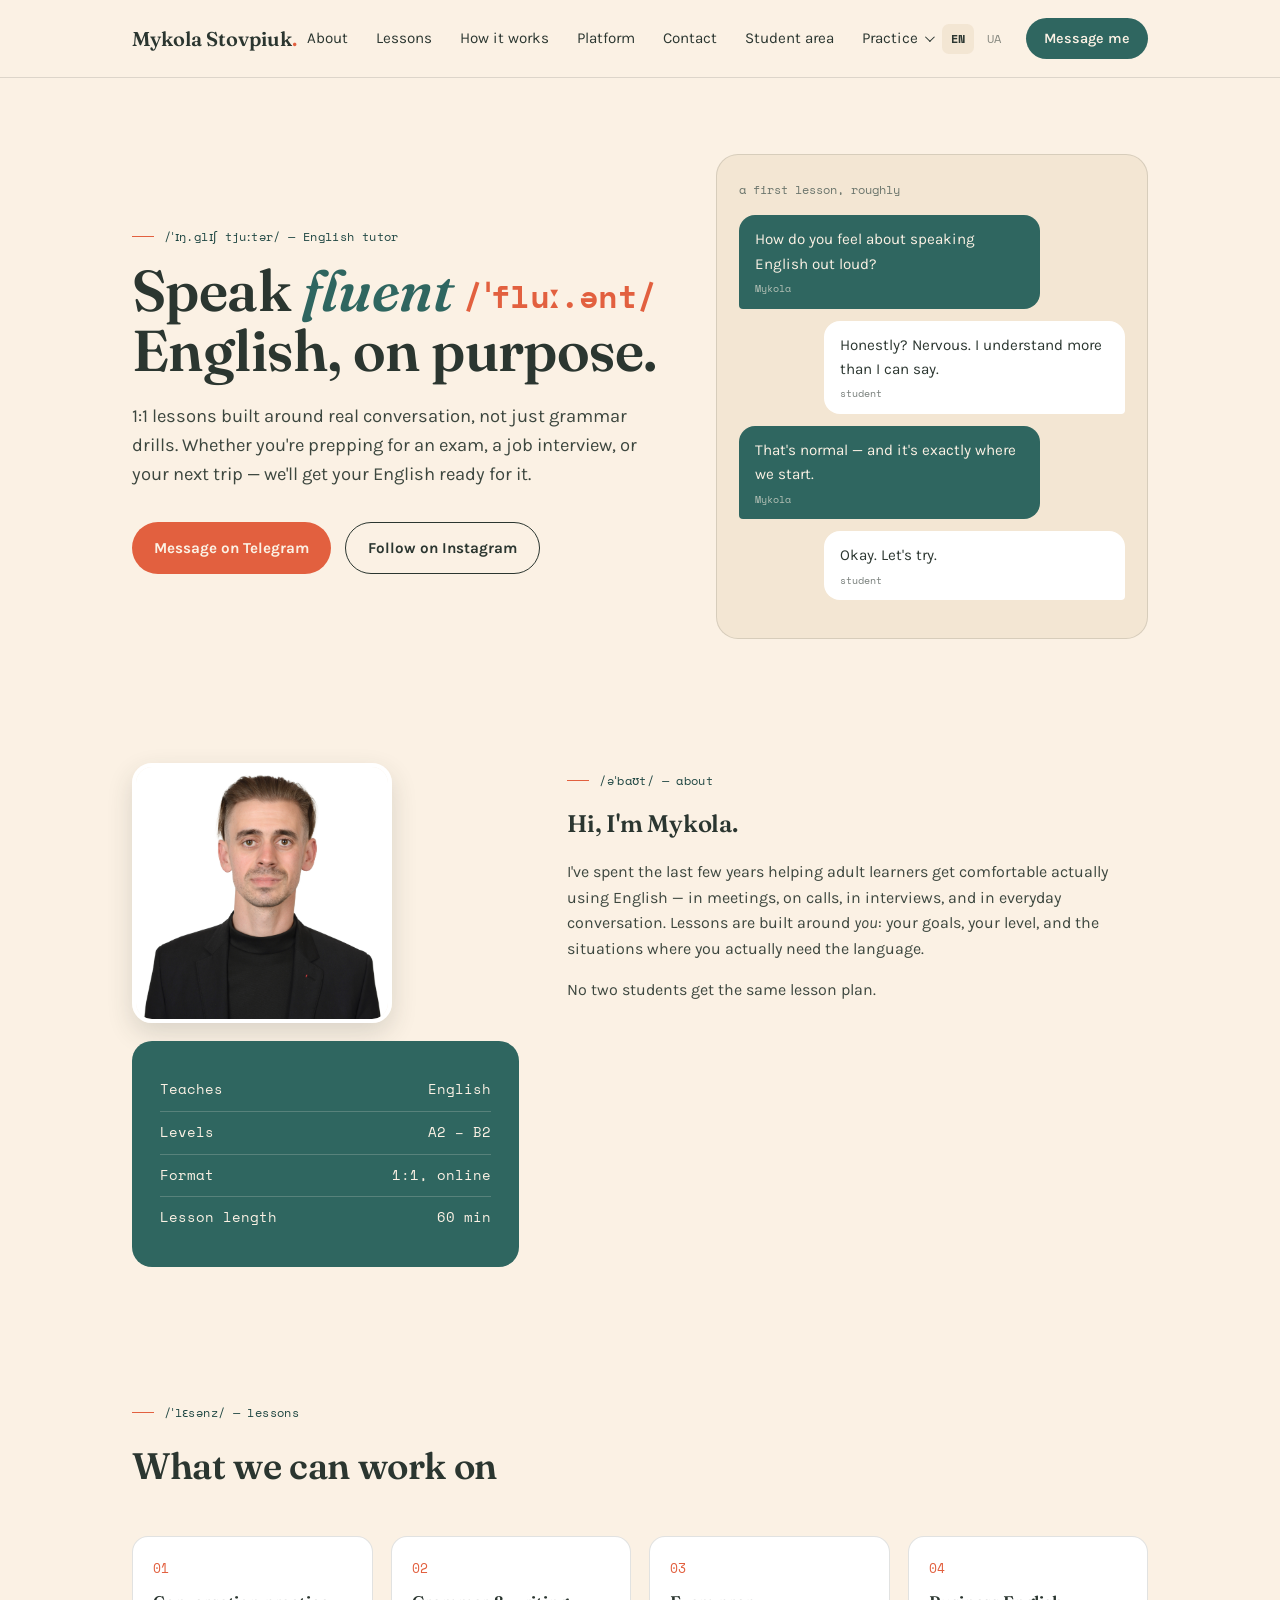
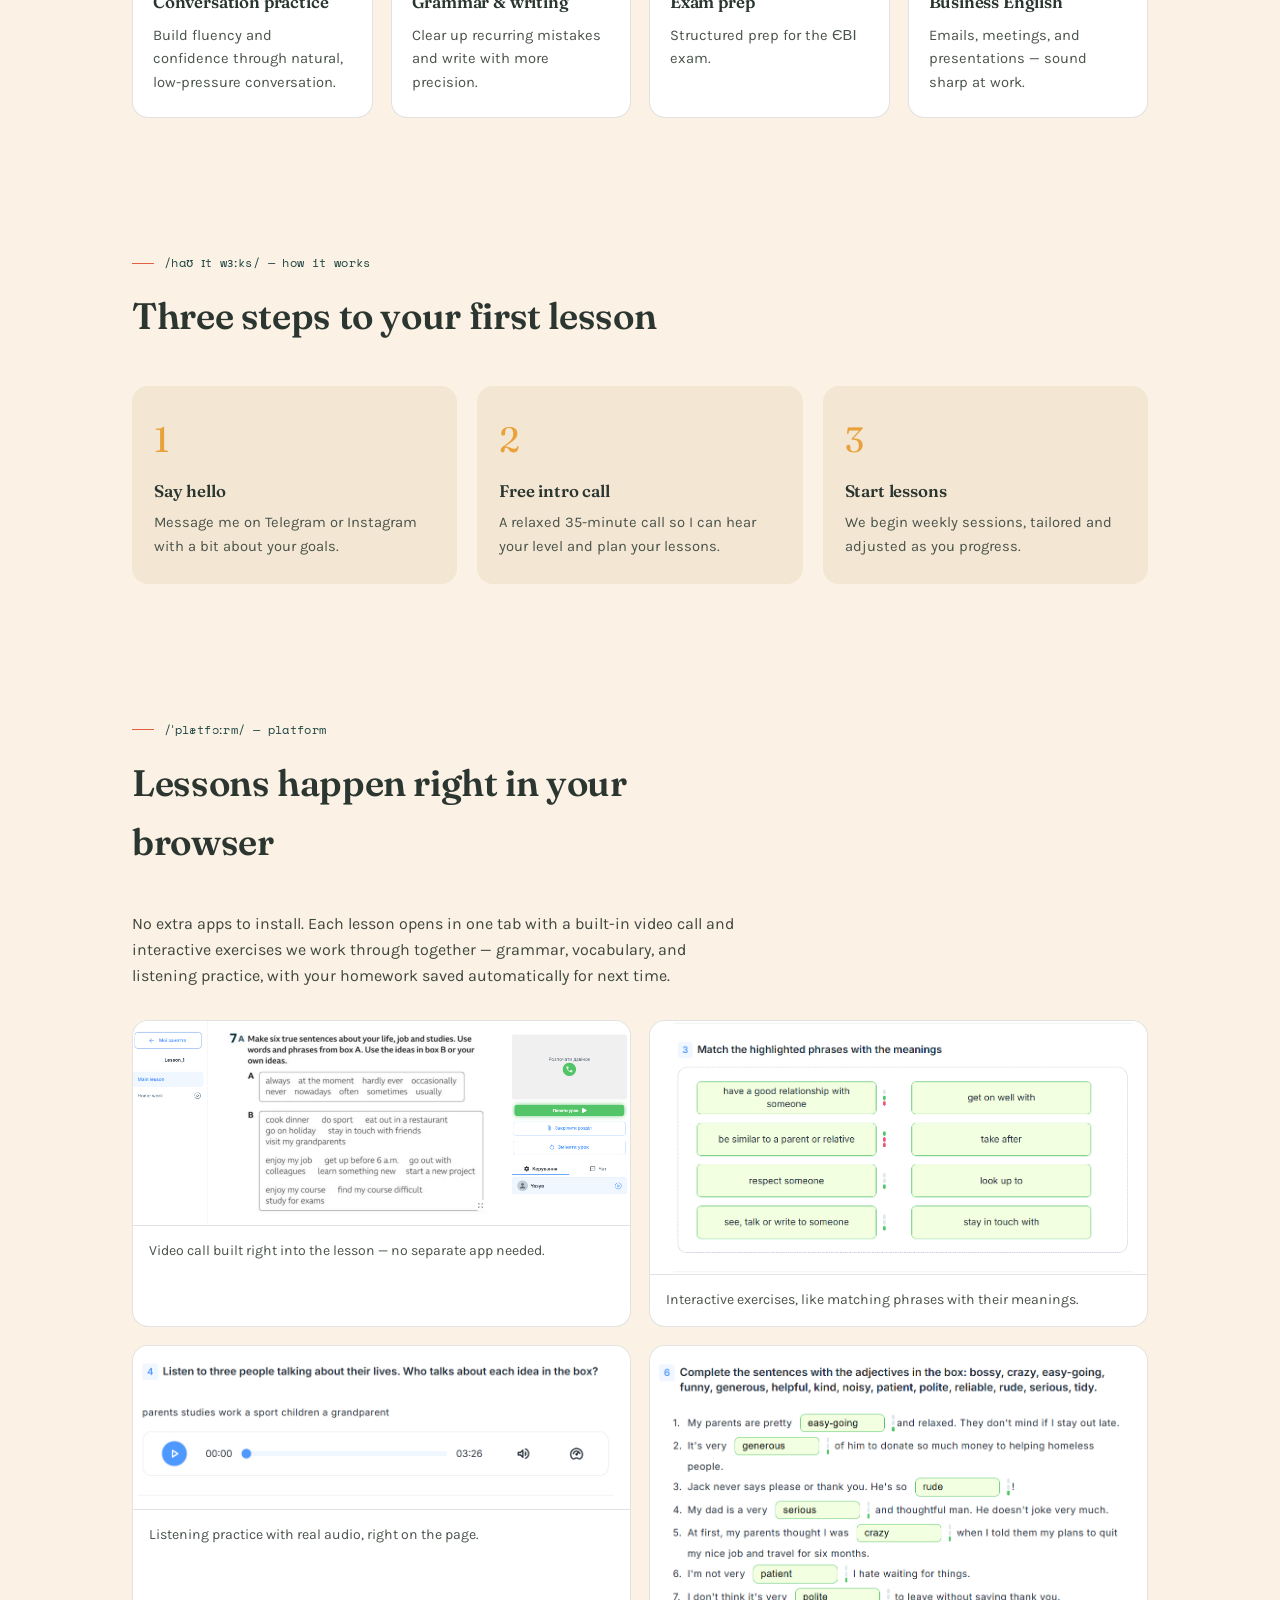
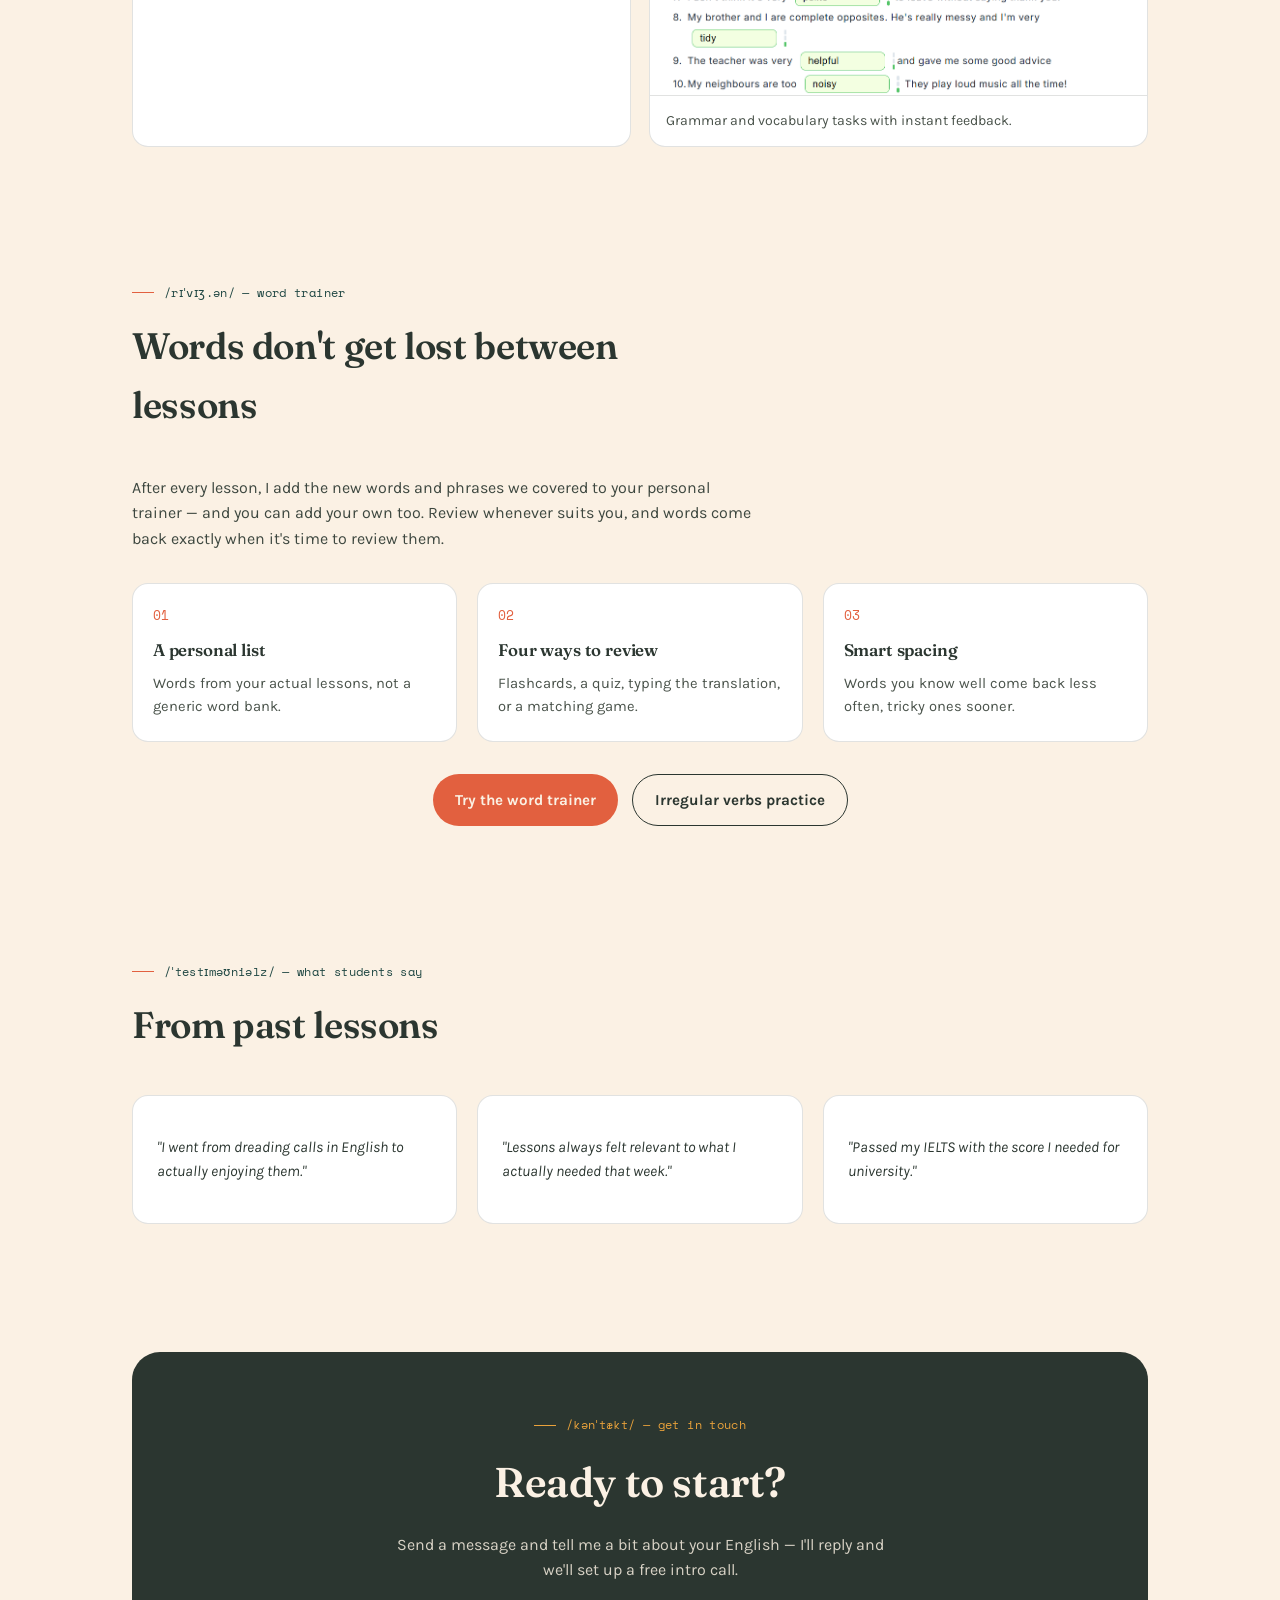
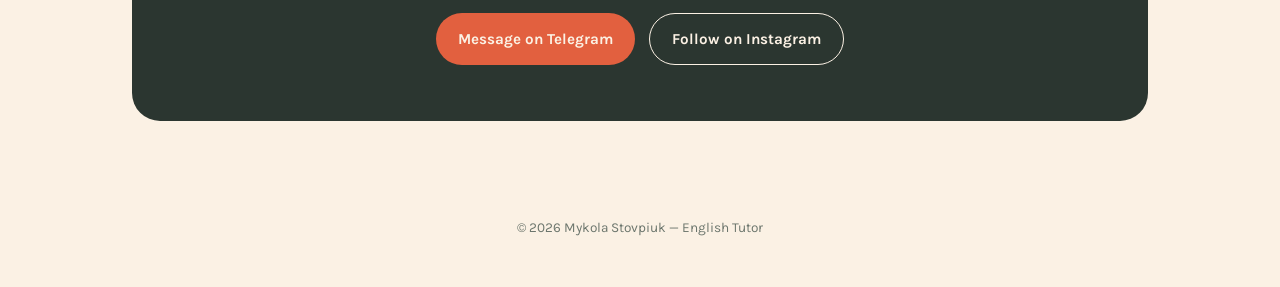
<file: index.html>
<!DOCTYPE html>
<html lang="en">
<head>
<meta charset="UTF-8">
<meta name="viewport" content="width=device-width, initial-scale=1.0">
<title>Mykola Stovpiuk — English Tutor</title>
<meta name="description" content="Learn to speak English with confidence. 1:1 conversation practice, exam prep, and business English with Mykola Stovpiuk.">
<link rel="preconnect" href="https://fonts.googleapis.com">
<link href="https://fonts.googleapis.com/css2?family=Fraunces:ital,opsz,wght@0,9..144,400;0,9..144,600;1,9..144,500&family=Karla:wght@400;500;600;700&family=Space+Mono:wght@400;700&display=swap" rel="stylesheet">
<style>
  :root{
    --paper:#FBF1E4;
    --paper-soft:#F3E6D3;
    --ink:#2B3630;
    --teal:#2F6660;
    --teal-deep:#1E4642;
    --marigold:#E9A23B;
    --coral:#E2603F;
    --line: rgba(43,54,48,0.14);
  }

  *{box-sizing:border-box;}
  html{scroll-behavior:smooth;}
  body{
    margin:0;
    background:var(--paper);
    color:var(--ink);
    font-family:'Karla', sans-serif;
    line-height:1.6;
    -webkit-font-smoothing:antialiased;
  }
  h1,h2,h3{
    font-family:'Fraunces', serif;
    margin:0;
    font-weight:600;
    letter-spacing:-0.01em;
  }
  a{color:inherit;}
  .wrap{
    max-width:1080px;
    margin:0 auto;
    padding:0 32px;
  }
  .eyebrow{
    font-family:'Space Mono', monospace;
    font-size:0.78rem;
    letter-spacing:0.03em;
    color:var(--teal-deep);
    text-transform:none;
    display:inline-flex;
    align-items:center;
    gap:10px;
    margin-bottom:14px;
  }
  .eyebrow::before{
    content:"";
    width:22px;
    height:1px;
    background:var(--coral);
    display:inline-block;
  }

  a:focus-visible, button:focus-visible{
    outline:3px solid var(--teal);
    outline-offset:3px;
  }

  @media (prefers-reduced-motion: reduce){
    *{animation:none !important; transition:none !important;}
  }

  /* ---------- NAV ---------- */
  nav{
    position:sticky; top:0; z-index:50;
    background:rgba(251,241,228,0.88);
    backdrop-filter:blur(6px);
    border-bottom:1px solid var(--line);
  }
  nav .wrap{
    display:flex; align-items:center; justify-content:space-between;
    padding-top:18px; padding-bottom:18px;
  }
  .brand{
    font-family:'Fraunces', serif;
    font-size:1.25rem;
    font-weight:600;
  }
  .brand span{color:var(--coral);}
  nav .links{display:flex; gap:28px; font-size:0.95rem;}
  nav .links a{text-decoration:none; border-bottom:1px solid transparent;}
  nav .links a:hover{border-bottom-color:var(--coral);}
  .nav-right{display:flex; align-items:center; gap:16px;}
  .menu-toggle{
    display:none;
    border:none; background:none; cursor:pointer;
    width:34px; height:34px; padding:0;
    flex-direction:column; justify-content:center; align-items:center; gap:5px;
  }
  .menu-toggle span{
    display:block; width:22px; height:2px; background:var(--ink); border-radius:2px;
  }
  .lang-switch{
    display:flex; gap:4px;
    font-family:'Space Mono', monospace;
    font-size:0.78rem;
  }
  .lang-link{
    padding:5px 9px;
    border-radius:7px;
    text-decoration:none;
    color:var(--ink);
    opacity:0.55;
  }
  .lang-link:hover{opacity:0.9;}
  .lang-link.active{
    opacity:1;
    background:var(--paper-soft);
    font-weight:700;
  }
  .nav-cta{
    background:var(--teal);
    color:var(--paper);
    padding:9px 18px;
    border-radius:100px;
    text-decoration:none;
    font-size:0.9rem;
    font-weight:600;
    white-space:nowrap;
  }
  .nav-cta:hover{background:var(--teal-deep);}
  .dropdown{position:relative;}
  .dropdown-toggle{
    border:none; background:none; padding:0; cursor:pointer;
    font:inherit; color:inherit;
    border-bottom:1px solid transparent;
    display:inline-flex; align-items:center; gap:7px;
  }
  .dropdown-toggle:hover{border-bottom-color:var(--coral);}
  .dropdown-toggle::after{
    content:""; width:6px; height:6px;
    border-right:1.5px solid currentColor; border-bottom:1.5px solid currentColor;
    transform:rotate(45deg) translateY(-2px);
  }
  .dropdown-menu{
    display:none; position:absolute; top:calc(100% + 14px); left:-14px;
    flex-direction:column; min-width:230px;
    background:var(--paper); border:1px solid var(--line); border-radius:14px;
    padding:8px; box-shadow:0 14px 28px rgba(43,54,48,0.12);
  }
  .dropdown.open .dropdown-menu{display:flex;}
  nav .links .dropdown-menu a{padding:10px 12px; border-radius:8px; border-bottom:none; white-space:nowrap;}
  nav .links .dropdown-menu a:hover{background:var(--paper-soft);}
  @media (max-width:720px){
    nav .links{
      display:none;
      position:absolute;
      top:100%; left:0; right:0;
      flex-direction:column;
      gap:0;
      background:var(--paper);
      border-bottom:1px solid var(--line);
      box-shadow:0 12px 20px rgba(43,54,48,0.08);
    }
    nav .links.open{display:flex;}
    nav .links a{
      padding:14px 24px;
      border-bottom:1px solid var(--line);
    }
    nav{position:sticky;}
    .menu-toggle{display:flex;}
    .dropdown-toggle{display:none;}
    .dropdown-menu{
      display:flex; position:static; min-width:0;
      background:transparent; border:none; border-radius:0; padding:0; box-shadow:none;
    }
    nav .links .dropdown-menu a{padding:14px 24px; border-radius:0; border-bottom:1px solid var(--line);}
  }

  /* ---------- HERO ---------- */
  header.hero{
    padding:76px 0 60px;
    overflow:hidden;
  }
  .hero-grid{
    display:grid;
    grid-template-columns:1.1fr 0.9fr;
    gap:56px;
    align-items:center;
  }
  @media (max-width:860px){
    .hero-grid{grid-template-columns:1fr;}
  }
  .hero h1{
    font-size:clamp(2.4rem, 5vw, 3.6rem);
    line-height:1.05;
  }
  .hero h1 em{
    font-style:italic;
    color:var(--teal);
  }
  .phonetic{
    font-family:'Space Mono', monospace;
    color:var(--coral);
    font-size:0.55em;
    vertical-align:middle;
    margin-left:10px;
    white-space:nowrap;
  }
  .hero p.lede{
    margin-top:20px;
    font-size:1.15rem;
    max-width:46ch;
    color:#3d473f;
  }
  .hero-actions{
    margin-top:32px;
    display:flex;
    gap:14px;
    flex-wrap:wrap;
  }
  .btn{
    display:inline-flex;
    align-items:center;
    gap:10px;
    padding:13px 22px;
    border-radius:100px;
    text-decoration:none;
    font-weight:700;
    font-size:0.95rem;
    transition:transform .15s ease, background .15s ease;
  }
  .btn:hover{transform:translateY(-2px);}
  .btn-primary{background:var(--coral); color:var(--paper);}
  .btn-primary:hover{background:#c94f34;}
  .btn-secondary{background:transparent; color:var(--ink); border:1.5px solid var(--ink);}
  .btn-secondary:hover{background:var(--ink); color:var(--paper);}

  .convo{
    background:var(--paper-soft);
    border:1px solid var(--line);
    border-radius:22px;
    padding:26px 22px;
    position:relative;
    min-height:340px;
  }
  .convo-label{
    font-family:'Space Mono', monospace;
    font-size:0.72rem;
    color:#6b756c;
    margin-bottom:16px;
    display:block;
  }
  .bubble{
    max-width:78%;
    padding:12px 16px;
    border-radius:16px;
    margin-bottom:12px;
    font-size:0.95rem;
    opacity:0;
    transform:translateY(8px);
    animation:rise .5s ease forwards;
  }
  .bubble .tag{
    display:block;
    font-family:'Space Mono', monospace;
    font-size:0.65rem;
    opacity:0.65;
    margin-top:4px;
  }
  .bubble.tutor{
    background:var(--teal);
    color:var(--paper);
    border-bottom-left-radius:4px;
    animation-delay:0.2s;
  }
  .bubble.student{
    background:#fff;
    color:var(--ink);
    margin-left:auto;
    border-bottom-right-radius:4px;
    animation-delay:1.1s;
  }
  .bubble.tutor.b2{animation-delay:2.1s;}
  .bubble.student.b2{animation-delay:3.0s;}
  @keyframes rise{
    to{opacity:1; transform:translateY(0);}
  }

  /* ---------- SECTIONS ---------- */
  section{padding:64px 0;}
  .section-head{max-width:60ch; margin-bottom:40px;}
  .section-head h2{font-size:clamp(1.7rem,3vw,2.3rem);}

  /* about */
  .about-grid{
    display:grid;
    grid-template-columns:0.8fr 1.2fr;
    gap:48px;
    align-items:flex-start;
  }
  @media (max-width:820px){.about-grid{grid-template-columns:1fr;}}
  .about-visual{
    display:flex;
    flex-direction:column;
    gap:18px;
  }
  .profile-photo{
    width:100%;
    max-width:260px;
    aspect-ratio:1/1;
    object-fit:cover;
    border-radius:20px;
    border:4px solid #fff;
    box-shadow:0 10px 26px rgba(43,54,48,0.16);
  }
  .about-card{
    background:var(--teal);
    color:var(--paper);
    border-radius:20px;
    padding:28px;
    font-family:'Space Mono', monospace;
    font-size:0.85rem;
  }
  .about-card .row{
    display:flex;
    justify-content:space-between;
    padding:10px 0;
    border-bottom:1px solid rgba(251,241,228,0.2);
  }
  .about-card .row:last-child{border-bottom:none;}
  .about p{color:#3d473f; max-width:62ch;}

  /* offerings */
  .offer-grid{
    display:grid;
    grid-template-columns:repeat(4,1fr);
    gap:18px;
  }
  @media (max-width:900px){.offer-grid{grid-template-columns:repeat(2,1fr);}}
  @media (max-width:520px){.offer-grid{grid-template-columns:1fr;}}
  .offer-card{
    background:#fff;
    border:1px solid var(--line);
    border-radius:16px;
    padding:22px 20px;
  }
  .offer-card .mark{
    font-family:'Space Mono', monospace;
    color:var(--coral);
    font-size:0.8rem;
    margin-bottom:10px;
    display:block;
  }
  .offer-card h3{font-size:1.05rem; font-weight:600; margin-bottom:8px;}
  .offer-card p{font-size:0.92rem; color:#4a534b; margin:0;}

  /* how it works */
  .steps{
    display:grid;
    grid-template-columns:repeat(3,1fr);
    gap:20px;
    counter-reset:step;
  }
  @media (max-width:820px){.steps{grid-template-columns:1fr;}}
  .trainer-features{
    display:grid;
    grid-template-columns:repeat(3,1fr);
    gap:20px;
    margin-bottom:32px;
  }
  @media (max-width:820px){.trainer-features{grid-template-columns:1fr;}}
  .step{
    background:var(--paper-soft);
    border-radius:16px;
    padding:26px 22px;
    position:relative;
    counter-increment:step;
  }
  .step::before{
    content:counter(step);
    font-family:'Fraunces', serif;
    font-size:2.2rem;
    color:var(--marigold);
    display:block;
    margin-bottom:10px;
  }
  .step h3{font-size:1.05rem; margin-bottom:6px;}
  .step p{font-size:0.92rem; color:#4a534b; margin:0;}

  /* platform gallery */
  .platform-grid{
    display:grid;
    grid-template-columns:repeat(2,1fr);
    gap:18px;
  }
  @media (max-width:700px){.platform-grid{grid-template-columns:1fr;}}
  .platform-shot{
    background:#fff;
    border:1px solid var(--line);
    border-radius:16px;
    overflow:hidden;
  }
  .platform-shot img{
    display:block;
    width:100%;
    height:auto;
    border-bottom:1px solid var(--line);
  }
  .platform-shot .cap{
    padding:14px 16px;
    font-size:0.88rem;
    color:#4a534b;
  }
  .platform-intro{max-width:62ch; color:#3d473f; margin-bottom:32px;}

  /* testimonials */
  .quotes{
    display:grid;
    grid-template-columns:repeat(3,1fr);
    gap:20px;
  }
  @media (max-width:900px){.quotes{grid-template-columns:1fr;}}
  .quote{
    background:#fff;
    border:1px solid var(--line);
    border-radius:16px;
    padding:24px;
  }
  .quote p{font-size:0.95rem; font-style:italic;}
  .quote .who{
    font-family:'Space Mono', monospace;
    font-size:0.75rem;
    color:var(--teal-deep);
    font-style:normal;
    margin-top:12px;
    display:block;
  }

  /* contact / footer */
  .contact{
    background:var(--ink);
    color:var(--paper);
    border-radius:28px;
    padding:56px 40px;
    text-align:center;
  }
  .contact .eyebrow{color:var(--marigold);}
  .contact .eyebrow::before{background:var(--marigold);}
  .contact h2{color:var(--paper); font-size:clamp(1.8rem,4vw,2.6rem);}
  .contact p{max-width:52ch; margin:16px auto 0; color:#d9d3c6;}
  .contact .hero-actions{justify-content:center; margin-top:30px;}
  .contact .btn-secondary{border-color:var(--paper); color:var(--paper);}
  .contact .btn-secondary:hover{background:var(--paper); color:var(--ink);}

  footer{
    padding:32px 0 48px;
    text-align:center;
    font-size:0.85rem;
    color:#6b756c;
  }
</style>
</head>
<body>

<nav>
  <div class="wrap">
    <div class="brand">Mykola Stovpiuk<span>.</span></div>
    <div class="links">
      <a href="#about">About</a>
      <a href="#offerings">Lessons</a>
      <a href="#how">How it works</a>
      <a href="#platform">Platform</a>
      <a href="#contact">Contact</a>
      <a href="cabinet.html">Student area</a>
      <div class="dropdown">
        <button class="dropdown-toggle" id="practiceToggle" aria-expanded="false" aria-haspopup="true">Practice</button>
        <div class="dropdown-menu">
          <a href="trainer.html">Word trainer</a>
          <a href="to-be.html">Verb to be (Present Simple)</a>
          <a href="to-be-past.html">To be: Present and Past</a>
          <a href="irregular-verbs.html">Irregular verbs</a>
          <a href="level-test.html">Level test</a>
        </div>
      </div>
    </div>
    <div class="nav-right">
      <div class="lang-switch">
        <a href="index.html" class="lang-link active">EN</a>
        <a href="ua.html" class="lang-link">UA</a>
      </div>
      <a class="nav-cta" href="https://t.me/kolyastovpyuk" target="_blank" rel="noopener">Message me</a>
      <button class="menu-toggle" id="menuToggle" aria-label="Menu" aria-expanded="false">
        <span></span><span></span><span></span>
      </button>
    </div>
  </div>
</nav>

<header class="hero">
  <div class="wrap hero-grid">
    <div>
      <span class="eyebrow">/ˈɪŋ.ɡlɪʃ tjuːtər/ — English tutor</span>
      <h1>Speak <em>fluent</em><span class="phonetic">/ˈfluː.ənt/</span><br>English, on purpose.</h1>
      <p class="lede">1:1 lessons built around real conversation, not just grammar drills. Whether you're prepping for an exam, a job interview, or your next trip — we'll get your English ready for it.</p>
      <div class="hero-actions">
        <a class="btn btn-primary" href="https://t.me/kolyastovpyuk" target="_blank" rel="noopener">Message on Telegram</a>
        <a class="btn btn-secondary" href="https://www.instagram.com/kolya_stovpiuk/" target="_blank" rel="noopener">Follow on Instagram</a>
      </div>
    </div>

    <div class="convo" aria-hidden="true">
      <span class="convo-label">a first lesson, roughly</span>
      <div class="bubble tutor">How do you feel about speaking English out loud?<span class="tag">Mykola</span></div>
      <div class="bubble student">Honestly? Nervous. I understand more than I can say.<span class="tag">student</span></div>
      <div class="bubble tutor b2">That's normal — and it's exactly where we start.<span class="tag">Mykola</span></div>
      <div class="bubble student b2">Okay. Let's try.<span class="tag">student</span></div>
    </div>
  </div>
</header>

<section id="about">
  <div class="wrap about-grid">
    <div class="about-visual">
      <img src="photo.jpg" alt="Mykola Stovpiuk" class="profile-photo">
      <div class="about-card">
        <div class="row"><span>Teaches</span><span>English</span></div>
        <div class="row"><span>Levels</span><span>A2 – B2</span></div>
        <div class="row"><span>Format</span><span>1:1, online</span></div>
        <div class="row"><span>Lesson length</span><span>60 min</span></div>
      </div>
    </div>
    <div class="about">
      <span class="eyebrow">/əˈbaʊt/ — about</span>
      <h2>Hi, I'm Mykola.</h2>
      <p>I've spent the last few years helping adult learners get comfortable actually using English — in meetings, on calls, in interviews, and in everyday conversation. Lessons are built around <em>you</em>: your goals, your level, and the situations where you actually need the language.</p>
      <p>No two students get the same lesson plan.</p>
    </div>
  </div>
</section>

<section id="offerings">
  <div class="wrap">
    <div class="section-head">
      <span class="eyebrow">/ˈlɛsənz/ — lessons</span>
      <h2>What we can work on</h2>
    </div>
    <div class="offer-grid">
      <div class="offer-card">
        <span class="mark">01</span>
        <h3>Conversation practice</h3>
        <p>Build fluency and confidence through natural, low-pressure conversation.</p>
      </div>
      <div class="offer-card">
        <span class="mark">02</span>
        <h3>Grammar &amp; writing</h3>
        <p>Clear up recurring mistakes and write with more precision.</p>
      </div>
      <div class="offer-card">
        <span class="mark">03</span>
        <h3>Exam prep</h3>
        <p>Structured prep for the ЄВІ exam.</p>
      </div>
      <div class="offer-card">
        <span class="mark">04</span>
        <h3>Business English</h3>
        <p>Emails, meetings, and presentations — sound sharp at work.</p>
      </div>
    </div>
  </div>
</section>

<section id="how">
  <div class="wrap">
    <div class="section-head">
      <span class="eyebrow">/haʊ ɪt wɜːks/ — how it works</span>
      <h2>Three steps to your first lesson</h2>
    </div>
    <div class="steps">
      <div class="step">
        <h3>Say hello</h3>
        <p>Message me on Telegram or Instagram with a bit about your goals.</p>
      </div>
      <div class="step">
        <h3>Free intro call</h3>
        <p>A relaxed 35-minute call so I can hear your level and plan your lessons.</p>
      </div>
      <div class="step">
        <h3>Start lessons</h3>
        <p>We begin weekly sessions, tailored and adjusted as you progress.</p>
      </div>
    </div>
  </div>
</section>

<section id="platform">
  <div class="wrap">
    <div class="section-head">
      <span class="eyebrow">/ˈplætfɔːrm/ — platform</span>
      <h2>Lessons happen right in your browser</h2>
    </div>
    <p class="platform-intro">No extra apps to install. Each lesson opens in one tab with a built-in video call and interactive exercises we work through together — grammar, vocabulary, and listening practice, with your homework saved automatically for next time.</p>
    <div class="platform-grid">
      <div class="platform-shot">
        <img src="platform-call.png" alt="Lesson screen with built-in video call">
        <div class="cap">Video call built right into the lesson — no separate app needed.</div>
      </div>
      <div class="platform-shot">
        <img src="platform-match.png" alt="Matching phrases with their meanings exercise">
        <div class="cap">Interactive exercises, like matching phrases with their meanings.</div>
      </div>
      <div class="platform-shot">
        <img src="platform-listening.png" alt="Listening exercise with audio player">
        <div class="cap">Listening practice with real audio, right on the page.</div>
      </div>
      <div class="platform-shot">
        <img src="platform-adjectives.png" alt="Fill-in-the-blank grammar and vocabulary exercise">
        <div class="cap">Grammar and vocabulary tasks with instant feedback.</div>
      </div>
    </div>
  </div>
</section>

<section id="word-trainer">
  <div class="wrap">
    <div class="section-head">
      <span class="eyebrow">/rɪˈvɪʒ.ən/ — word trainer</span>
      <h2>Words don't get lost between lessons</h2>
    </div>
    <p class="platform-intro">After every lesson, I add the new words and phrases we covered to your personal trainer — and you can add your own too. Review whenever suits you, and words come back exactly when it's time to review them.</p>
    <div class="trainer-features">
      <div class="offer-card">
        <span class="mark">01</span>
        <h3>A personal list</h3>
        <p>Words from your actual lessons, not a generic word bank.</p>
      </div>
      <div class="offer-card">
        <span class="mark">02</span>
        <h3>Four ways to review</h3>
        <p>Flashcards, a quiz, typing the translation, or a matching game.</p>
      </div>
      <div class="offer-card">
        <span class="mark">03</span>
        <h3>Smart spacing</h3>
        <p>Words you know well come back less often, tricky ones sooner.</p>
      </div>
    </div>
    <div style="display:flex; gap:14px; justify-content:center; flex-wrap:wrap;">
      <a class="btn btn-primary" href="trainer.html">Try the word trainer</a>
      <a class="btn btn-secondary" href="irregular-verbs.html">Irregular verbs practice</a>
    </div>
  </div>
</section>

<section id="testimonials">
  <div class="wrap">
    <div class="section-head">
      <span class="eyebrow">/ˈtestɪməʊniəlz/ — what students say</span>
      <h2>From past lessons</h2>
    </div>
    <div class="quotes">
      <div class="quote">
        <p>"I went from dreading calls in English to actually enjoying them."</p>
      </div>
      <div class="quote">
        <p>"Lessons always felt relevant to what I actually needed that week."</p>
      </div>
      <div class="quote">
        <p>"Passed my IELTS with the score I needed for university."</p>
      </div>
    </div>
  </div>
</section>

<section id="contact">
  <div class="wrap">
    <div class="contact">
      <span class="eyebrow">/kənˈtækt/ — get in touch</span>
      <h2>Ready to start?</h2>
      <p>Send a message and tell me a bit about your English — I'll reply and we'll set up a free intro call.</p>
      <div class="hero-actions">
        <a class="btn btn-primary" href="https://t.me/kolyastovpyuk" target="_blank" rel="noopener">Message on Telegram</a>
        <a class="btn btn-secondary" href="https://www.instagram.com/kolya_stovpiuk/" target="_blank" rel="noopener">Follow on Instagram</a>
      </div>
    </div>
  </div>
</section>

<footer>
  <div class="wrap">
    &copy; <span id="year"></span> Mykola Stovpiuk — English Tutor
  </div>
</footer>

<script>
  document.getElementById('year').textContent = new Date().getFullYear();

  const menuToggle = document.getElementById('menuToggle');
  const navLinks = document.querySelector('nav .links');
  menuToggle.addEventListener('click', () => {
    const isOpen = navLinks.classList.toggle('open');
    menuToggle.setAttribute('aria-expanded', isOpen ? 'true' : 'false');
  });
  navLinks.querySelectorAll('a').forEach(a => {
    a.addEventListener('click', () => {
      navLinks.classList.remove('open');
      menuToggle.setAttribute('aria-expanded', 'false');
    });
  });

  const dropdown = document.querySelector('.dropdown');
  const ddToggle = dropdown.querySelector('.dropdown-toggle');
  function closeDropdown(){
    dropdown.classList.remove('open');
    ddToggle.setAttribute('aria-expanded', 'false');
  }
  ddToggle.addEventListener('click', e => {
    e.stopPropagation();
    const isOpen = dropdown.classList.toggle('open');
    ddToggle.setAttribute('aria-expanded', isOpen ? 'true' : 'false');
  });
  document.addEventListener('click', e => { if(!dropdown.contains(e.target)) closeDropdown(); });
  document.addEventListener('keydown', e => { if(e.key === 'Escape') closeDropdown(); });
</script>

</body>
</html>
</file>
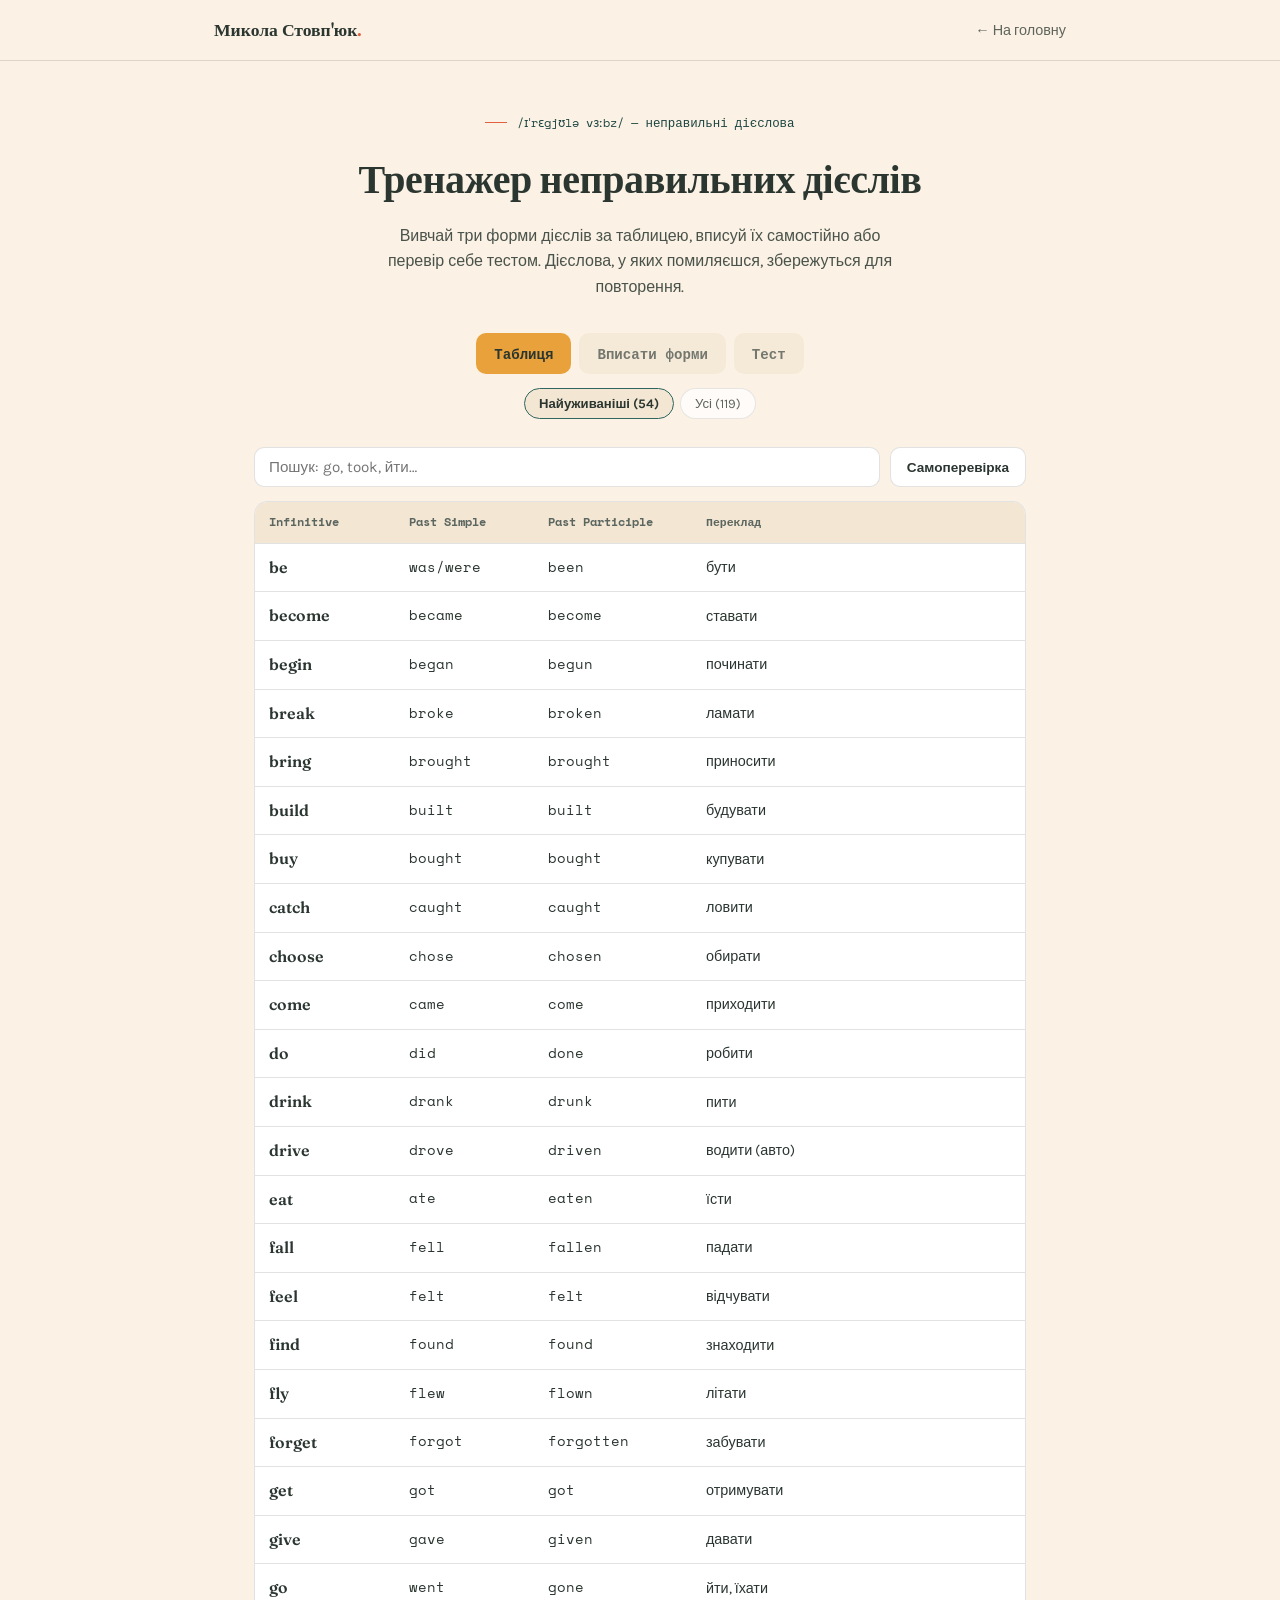
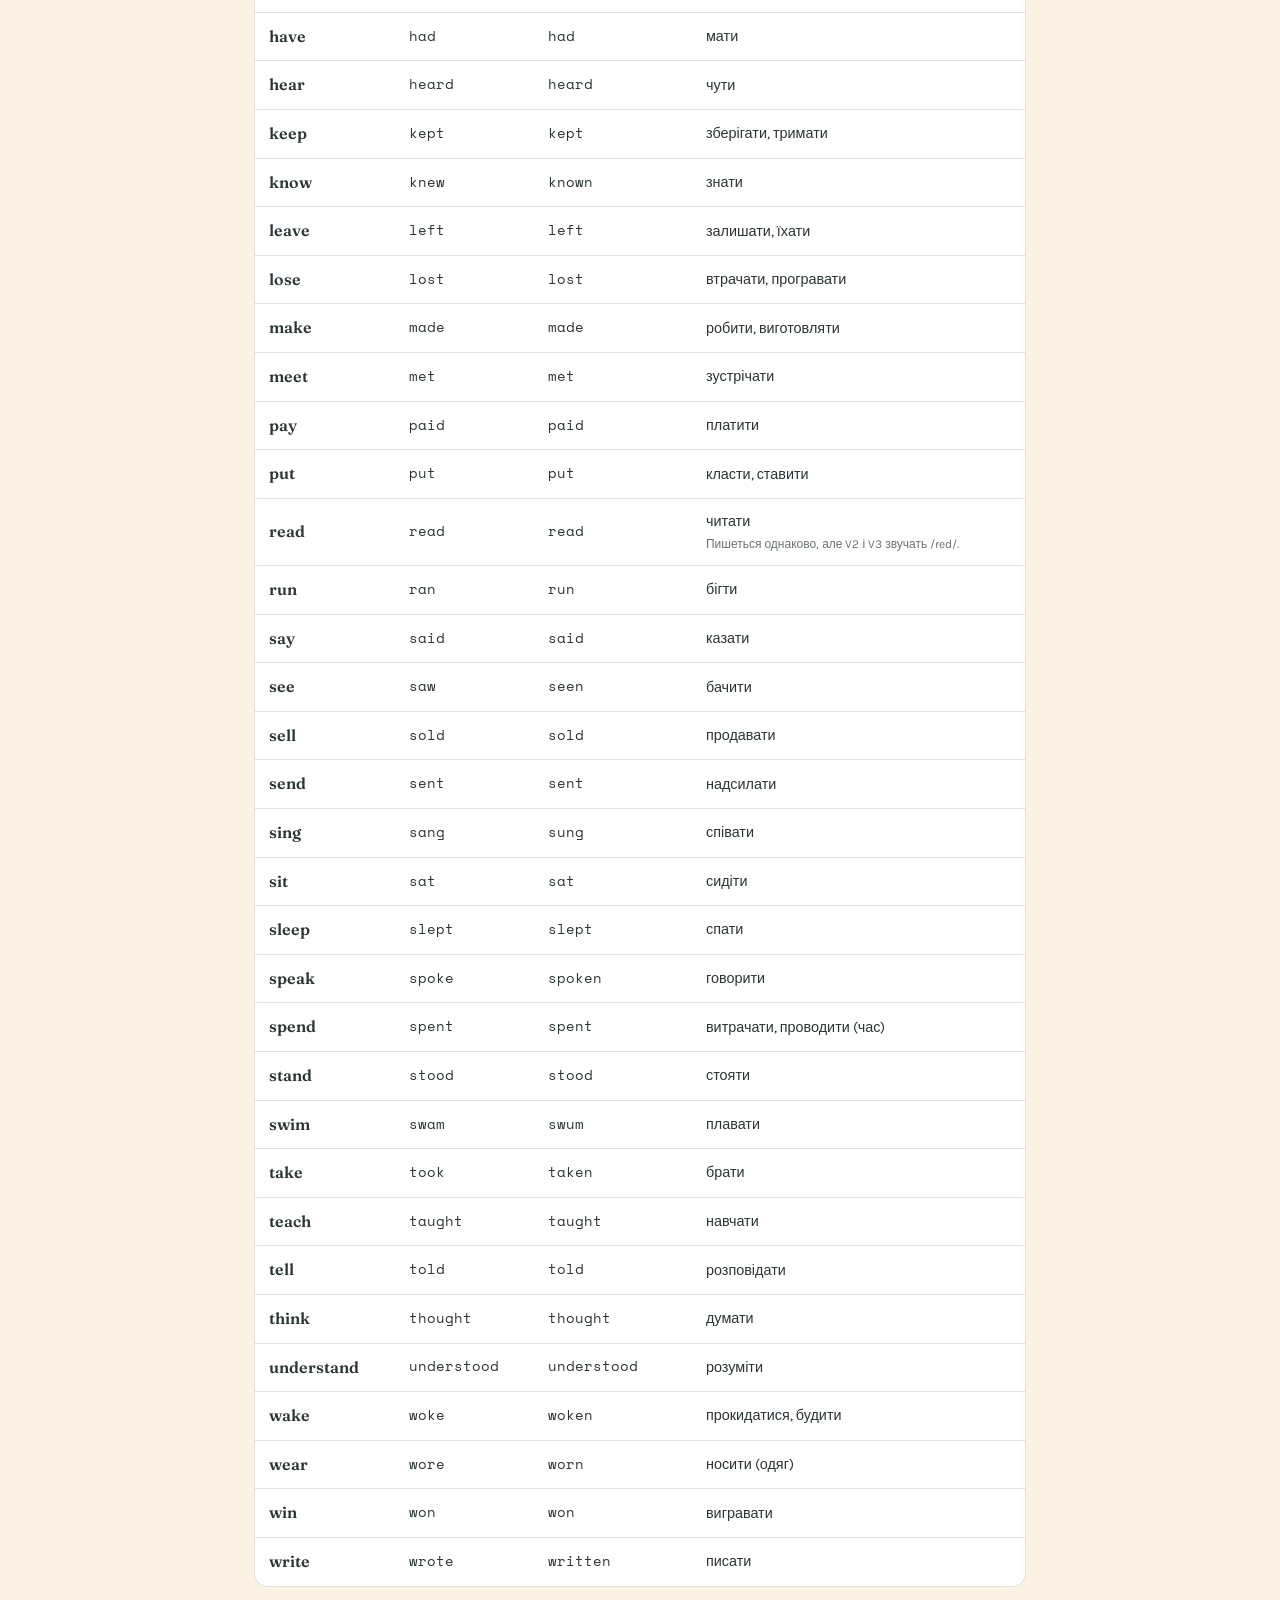
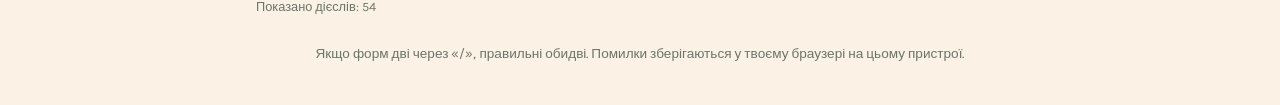
<file: irregular-verbs.html>
<!DOCTYPE html>
<html lang="uk">
<head>
<meta charset="UTF-8">
<meta name="viewport" content="width=device-width, initial-scale=1.0">
<title>Неправильні дієслова — Микола Стовп'юк</title>
<meta name="description" content="Тренажер неправильних дієслів англійської: таблиця форм, вписування Past Simple і Past Participle та тест.">
<link rel="preconnect" href="https://fonts.googleapis.com">
<link href="https://fonts.googleapis.com/css2?family=Fraunces:ital,opsz,wght@0,9..144,400;0,9..144,600;1,9..144,500&family=Karla:wght@400;500;600;700&family=Space+Mono:wght@400;700&display=swap" rel="stylesheet">
<style>
  :root{
    --paper:#FBF1E4;
    --paper-soft:#F3E6D3;
    --ink:#2B3630;
    --teal:#2F6660;
    --teal-deep:#1E4642;
    --marigold:#E9A23B;
    --coral:#E2603F;
    --line: rgba(43,54,48,0.14);
    --good:#3f8a5e;
    --bad:#c9503a;
  }
  *{box-sizing:border-box;}
  body{
    margin:0;
    background:var(--paper);
    color:var(--ink);
    font-family:'Karla', sans-serif;
    line-height:1.6;
    -webkit-font-smoothing:antialiased;
  }
  h1,h2,h3{font-family:'Fraunces', serif; margin:0; font-weight:600; letter-spacing:-0.01em;}
  a{color:inherit;}
  button, input{font-family:inherit;}
  .wrap{max-width:820px; margin:0 auto; padding:0 24px;}
  .eyebrow{
    font-family:'Space Mono', monospace;
    font-size:0.78rem;
    color:var(--teal-deep);
    display:inline-flex; align-items:center; gap:10px;
    margin-bottom:14px;
  }
  .eyebrow::before{content:""; width:22px; height:1px; background:var(--coral); display:inline-block;}
  a:focus-visible, button:focus-visible, input:focus-visible{outline:3px solid var(--teal); outline-offset:2px;}
  @media (prefers-reduced-motion: reduce){*{animation:none !important; transition:none !important;}}

  nav{
    position:sticky; top:0; z-index:50;
    background:rgba(251,241,228,0.9);
    backdrop-filter:blur(6px);
    border-bottom:1px solid var(--line);
  }
  nav .wrap{display:flex; align-items:center; justify-content:space-between; padding:16px 24px; max-width:900px;}
  .brand{font-family:'Fraunces', serif; font-size:1.1rem; font-weight:600;}
  .back-link{font-size:0.9rem; text-decoration:none; opacity:0.75;}
  .back-link:hover{opacity:1;}

  header.top{padding:44px 0 6px; text-align:center;}
  header.top h1{font-size:clamp(1.8rem, 4vw, 2.5rem);}
  header.top p{max-width:54ch; margin:12px auto 0; color:#4a534b;}

  main{padding-bottom:70px;}

  /* ---------- CONTROLS ---------- */
  .tabs{display:flex; justify-content:center; gap:8px; margin:28px 0 14px; flex-wrap:wrap;}
  .tab-btn{
    border:none; background:var(--paper-soft); color:var(--ink); opacity:0.65;
    padding:10px 18px; border-radius:10px; font-size:0.88rem; font-weight:600; cursor:pointer;
    font-family:'Space Mono', monospace;
  }
  .tab-btn.active{opacity:1; background:var(--marigold);}
  .sets{display:flex; justify-content:center; gap:6px; margin-bottom:28px; flex-wrap:wrap;}
  .set-btn{
    border:1.5px solid var(--line); background:#fff; color:var(--ink); opacity:0.75;
    padding:7px 14px; border-radius:100px; font-size:0.82rem; cursor:pointer;
  }
  .set-btn.active{opacity:1; border-color:var(--teal); background:var(--paper-soft); font-weight:700;}

  /* ---------- TABLE ---------- */
  .table-tools{display:flex; gap:10px; margin-bottom:14px; flex-wrap:wrap;}
  .table-tools input{
    flex:1; min-width:180px; border:1.5px solid var(--line); border-radius:10px;
    padding:10px 14px; font-size:0.95rem; background:#fff;
  }
  .tool-btn{
    border:1.5px solid var(--line); background:#fff; color:var(--ink);
    padding:10px 16px; border-radius:10px; font-size:0.85rem; font-weight:600; cursor:pointer;
  }
  .tool-btn[aria-pressed="true"]{border-color:var(--teal); background:var(--paper-soft);}
  .table-scroll{overflow-x:auto; border:1px solid var(--line); border-radius:14px; background:#fff;}
  .vtable{width:100%; border-collapse:collapse; min-width:440px;}
  .vtable th, .vtable td{padding:11px 14px; text-align:left; font-size:0.9rem; border-bottom:1px solid var(--line);}
  .vtable th{font-family:'Space Mono', monospace; font-size:0.72rem; color:#5c6660; background:var(--paper-soft); position:sticky; top:0;}
  .vtable tr:last-child td{border-bottom:none;}
  .vtable .base{font-family:'Fraunces', serif; font-weight:600; font-size:1rem;}
  .vtable .form{font-family:'Space Mono', monospace; font-size:0.85rem;}
  .vtable .note{font-size:0.75rem; color:#6b756c; margin-top:2px;}
  .vtable.hide-forms .form:not(.revealed){filter:blur(7px); cursor:pointer; user-select:none;}
  .table-hint{font-size:0.8rem; color:#6b756c; margin:10px 2px 0;}
  .empty-note{text-align:center; padding:40px 20px; color:#4a534b;}

  /* ---------- EXERCISES ---------- */
  .ex-wrap{max-width:440px; margin:0 auto; text-align:center;}
  .progress-text{font-family:'Space Mono', monospace; font-size:0.82rem; color:#5c6660; margin-bottom:18px;}
  .ex-verb{font-family:'Fraunces', serif; font-size:2.2rem; line-height:1.15;}
  .ex-ua{color:#5c6660; margin-bottom:22px;}
  .ex-q{font-size:0.92rem; color:#4a534b; margin-bottom:6px;}
  .ex-fields{display:grid; gap:12px; margin-bottom:14px; text-align:left;}
  .ex-fields label{display:block; font-family:'Space Mono', monospace; font-size:0.75rem; color:#4a534b;}
  .ex-fields input{
    display:block; width:100%; margin-top:5px;
    border:1.5px solid var(--line); border-radius:12px; padding:12px 14px;
    font-size:1.05rem; background:#fff;
  }
  .ex-fields input.correct{border-color:var(--good); background:#eef8f0;}
  .ex-fields input.wrong{border-color:var(--bad); background:#fdf0ee;}
  .ex-feedback{min-height:1.6em; font-size:0.92rem; margin-bottom:14px;}
  .ex-feedback.correct{color:var(--good); font-weight:700;}
  .ex-feedback.wrong{color:var(--bad); font-weight:700;}
  .ex-feedback .note{display:block; font-weight:400; color:#4a534b; font-size:0.82rem; margin-top:2px;}
  .primary-btn{
    border:none; background:var(--teal); color:var(--paper);
    padding:12px 28px; border-radius:100px; font-weight:700; cursor:pointer; font-size:0.92rem;
  }
  .quiz-options{display:grid; gap:10px; margin-top:6px;}
  .quiz-option{
    border:1.5px solid var(--line); background:#fff;
    padding:13px 16px; border-radius:12px; font-size:1rem; cursor:pointer; text-align:left;
    font-family:'Space Mono', monospace;
  }
  .quiz-option.correct{background:var(--good); color:#fff; border-color:var(--good);}
  .quiz-option.wrong{background:var(--bad); color:#fff; border-color:var(--bad);}
  .quiz-option:disabled{cursor:default;}

  /* ---------- RESULT ---------- */
  .result-box{
    max-width:460px; margin:10px auto 0; text-align:center;
    background:var(--ink); color:var(--paper); border-radius:22px; padding:34px 26px;
  }
  .result-box .score{font-family:'Fraunces', serif; font-size:2.8rem; color:var(--marigold);}
  .result-box p{color:#d9d3c6; margin:6px 0 0;}
  .missed{text-align:left; margin-top:22px; background:rgba(251,241,228,0.08); border-radius:14px; padding:14px 18px;}
  .missed h3{font-size:1rem; margin-bottom:8px; color:var(--paper);}
  .missed ul{list-style:none; margin:0; padding:0; font-family:'Space Mono', monospace; font-size:0.82rem;}
  .missed li{padding:4px 0; border-bottom:1px solid rgba(251,241,228,0.12);}
  .missed li:last-child{border-bottom:none;}
  .result-actions{display:flex; gap:10px; justify-content:center; margin-top:24px; flex-wrap:wrap;}
  .btn-coral{border:none; background:var(--coral); color:var(--paper); padding:12px 22px; border-radius:100px; font-weight:700; cursor:pointer; font-size:0.9rem;}
  .btn-ghost{background:transparent; color:var(--paper); border:1.5px solid var(--paper); padding:11px 20px; border-radius:100px; font-weight:700; cursor:pointer; font-size:0.9rem;}

  footer{text-align:center; padding:26px 24px 40px; font-size:0.85rem; color:#6b756c;}
</style>
</head>
<body>

<nav>
  <div class="wrap">
    <div class="brand">Микола Стовп'юк<span style="color:var(--coral)">.</span></div>
    <a class="back-link" href="ua.html">← На головну</a>
  </div>
</nav>

<header class="top">
  <div class="wrap">
    <span class="eyebrow">/ɪˈrɛɡjʊlə vɜːbz/ — неправильні дієслова</span>
    <h1>Тренажер неправильних дієслів</h1>
    <p>Вивчай три форми дієслів за таблицею, вписуй їх самостійно або перевір себе тестом. Дієслова, у яких помиляєшся, збережуться для повторення.</p>
  </div>
</header>

<main class="wrap" id="app"></main>

<footer>
  Якщо форм дві через «/», правильні обидві. Помилки зберігаються у твоєму браузері на цьому пристрої.
</footer>

<script>
/* PURE:START */
/* [V1, V2, V3, переклад, примітка (необов'язково)] */
const VERBS = [
  ['be','was/were','been','бути'],
  ['beat','beat','beaten','бити, перемагати'],
  ['become','became','become','ставати'],
  ['begin','began','begun','починати'],
  ['bend','bent','bent','гнути'],
  ['bet','bet','bet','укладати парі'],
  ['bite','bit','bitten','кусати'],
  ['bleed','bled','bled','кровоточити'],
  ['blow','blew','blown','дути'],
  ['break','broke','broken','ламати'],
  ['bring','brought','brought','приносити'],
  ['broadcast','broadcast','broadcast','транслювати'],
  ['build','built','built','будувати'],
  ['buy','bought','bought','купувати'],
  ['catch','caught','caught','ловити'],
  ['choose','chose','chosen','обирати'],
  ['cling','clung','clung','чіплятися'],
  ['come','came','come','приходити'],
  ['cost','cost','cost','коштувати'],
  ['creep','crept','crept','повзти'],
  ['cut','cut','cut','різати'],
  ['deal','dealt','dealt','мати справу'],
  ['dig','dug','dug','копати'],
  ['do','did','done','робити'],
  ['draw','drew','drawn','малювати'],
  ['drink','drank','drunk','пити'],
  ['drive','drove','driven','водити (авто)'],
  ['eat','ate','eaten','їсти'],
  ['fall','fell','fallen','падати'],
  ['feed','fed','fed','годувати'],
  ['feel','felt','felt','відчувати'],
  ['fight','fought','fought','боротися'],
  ['find','found','found','знаходити'],
  ['flee','fled','fled','тікати'],
  ['fly','flew','flown','літати'],
  ['forbid','forbade','forbidden','забороняти'],
  ['forget','forgot','forgotten','забувати'],
  ['forgive','forgave','forgiven','пробачати'],
  ['freeze','froze','frozen','замерзати'],
  ['get','got','got','отримувати'],
  ['give','gave','given','давати'],
  ['go','went','gone','йти, їхати'],
  ['grow','grew','grown','рости, вирощувати'],
  ['hang','hung','hung','вішати'],
  ['have','had','had','мати'],
  ['hear','heard','heard','чути'],
  ['hide','hid','hidden','ховати'],
  ['hit','hit','hit','вдаряти'],
  ['hold','held','held','тримати'],
  ['hurt','hurt','hurt','завдавати болю'],
  ['keep','kept','kept','зберігати, тримати'],
  ['know','knew','known','знати'],
  ['lay','laid','laid','класти','Не плутай з lie (лежати).'],
  ['lead','led','led','вести'],
  ['learn','learnt/learned','learnt/learned','вчити, вивчати'],
  ['leave','left','left','залишати, їхати'],
  ['lend','lent','lent','позичати (комусь)'],
  ['let','let','let','дозволяти'],
  ['lie','lay','lain','лежати','Не плутай з lay (класти): його V2 — laid.'],
  ['light','lit','lit','запалювати'],
  ['lose','lost','lost','втрачати, програвати'],
  ['make','made','made','робити, виготовляти'],
  ['mean','meant','meant','означати'],
  ['meet','met','met','зустрічати'],
  ['overcome','overcame','overcome','долати'],
  ['pay','paid','paid','платити'],
  ['put','put','put','класти, ставити'],
  ['quit','quit','quit','кидати (звичку)'],
  ['read','read','read','читати','Пишеться однаково, але V2 і V3 звучать /red/.'],
  ['ride','rode','ridden','їздити верхи, на велосипеді'],
  ['ring','rang','rung','дзвонити'],
  ['rise','rose','risen','підніматися'],
  ['run','ran','run','бігти'],
  ['say','said','said','казати'],
  ['see','saw','seen','бачити'],
  ['seek','sought','sought','шукати'],
  ['sell','sold','sold','продавати'],
  ['send','sent','sent','надсилати'],
  ['set','set','set','встановлювати'],
  ['shake','shook','shaken','трясти'],
  ['shine','shone','shone','світити'],
  ['shoot','shot','shot','стріляти'],
  ['show','showed','shown/showed','показувати'],
  ['shrink','shrank','shrunk','скорочуватися'],
  ['shut','shut','shut','зачиняти'],
  ['sing','sang','sung','співати'],
  ['sink','sank','sunk','тонути'],
  ['sit','sat','sat','сидіти'],
  ['sleep','slept','slept','спати'],
  ['slide','slid','slid','ковзати'],
  ['speak','spoke','spoken','говорити'],
  ['spend','spent','spent','витрачати, проводити (час)'],
  ['spin','spun','spun','крутити'],
  ['spit','spat','spat','плювати'],
  ['split','split','split','розколювати'],
  ['spread','spread','spread','поширювати'],
  ['stand','stood','stood','стояти'],
  ['steal','stole','stolen','красти'],
  ['stick','stuck','stuck','приклеювати'],
  ['sting','stung','stung','жалити'],
  ['strike','struck','struck','вдаряти'],
  ['swear','swore','sworn','лаятися, присягати'],
  ['sweep','swept','swept','підмітати'],
  ['swim','swam','swum','плавати'],
  ['swing','swung','swung','гойдатися'],
  ['take','took','taken','брати'],
  ['teach','taught','taught','навчати'],
  ['tear','tore','torn','рвати'],
  ['tell','told','told','розповідати'],
  ['think','thought','thought','думати'],
  ['throw','threw','thrown','кидати'],
  ['understand','understood','understood','розуміти'],
  ['upset','upset','upset','засмучувати'],
  ['wake','woke','woken','прокидатися, будити'],
  ['wear','wore','worn','носити (одяг)'],
  ['weep','wept','wept','плакати'],
  ['win','won','won','вигравати'],
  ['withdraw','withdrew','withdrawn','знімати, відкликати'],
  ['write','wrote','written','писати'],
];

const CORE = new Set(['be','become','begin','break','bring','build','buy','catch','choose','come','do','drink','drive','eat','fall','feel','find','fly','forget','get','give','go','have','hear','keep','know','leave','lose','make','meet','pay','put','read','run','say','see','sell','send','sing','sit','sleep','speak','spend','stand','swim','take','teach','tell','think','understand','wake','wear','win','write']);

const ALL = VERBS.map(([v1, v2, v3, ua, note]) => ({ v1, v2, v3, ua, note: note || '', core: CORE.has(v1) }));

function norm(s){
  return String(s).toLowerCase().trim().replace(/\s+/g, ' ').replace(/\s*\/\s*/g, '/');
}
function accepted(form){
  const n = norm(form);
  return new Set([n, ...n.split('/')]);
}
function isCorrect(input, form){
  const n = norm(input);
  if(!n) return false;
  return accepted(form).has(n);
}
function regularize(v1){
  if(v1 === 'be') return null;
  if(/e$/.test(v1)) return v1 + 'd';
  if(/[^aeiou]y$/.test(v1)) return v1.slice(0, -1) + 'ied';
  return v1 + 'ed';
}
function shuffle(arr){
  const a = arr.slice();
  for(let i = a.length - 1; i > 0; i--){
    const j = Math.floor(Math.random() * (i + 1));
    [a[i], a[j]] = [a[j], a[i]];
  }
  return a;
}
/* 4 варіанти відповіді: правильна форма + 3 правдоподібні хибні */
function makeOptions(verb, which, pool){
  const correct = verb[which];
  const acc = accepted(correct);
  const other = which === 'v2' ? verb.v3 : verb.v2;
  const first = [];
  if(other && !other.includes('/') && !acc.has(norm(other))) first.push(other);
  const reg = regularize(verb.v1);
  if(reg && !acc.has(reg)) first.push(reg);
  const rest = shuffle(pool.filter(x => x !== verb).map(x => x[which]))
    .filter(f => !f.includes('/') && !acc.has(norm(f)));
  const opts = [];
  for(const c of [...first, ...rest]){
    if(opts.length >= 3) break;
    if(!opts.includes(c)) opts.push(c);
  }
  return shuffle([correct, ...opts]);
}
/* PURE:END */

/* ================= СТАН ================= */
const MISTAKES_KEY = 'iv_mistakes';
const ROUND_SIZE = 10;
let mode = 'table';   // table | practice | quiz
let setName = 'core'; // core | all | mistakes

function loadMistakes(){
  try{
    const v = JSON.parse(localStorage.getItem(MISTAKES_KEY));
    return Array.isArray(v) ? v : [];
  }catch(e){ return []; }
}
let mistakes = loadMistakes();
function saveMistakes(){
  try{ localStorage.setItem(MISTAKES_KEY, JSON.stringify(mistakes)); }catch(e){}
}
function markWrong(v1){ if(!mistakes.includes(v1)){ mistakes.push(v1); saveMistakes(); } }
function markRight(v1){
  const i = mistakes.indexOf(v1);
  if(i !== -1){ mistakes.splice(i, 1); saveMistakes(); }
}

function currentPool(){
  if(setName === 'core') return ALL.filter(v => v.core);
  if(setName === 'mistakes') return ALL.filter(v => mistakes.includes(v.v1));
  return ALL;
}

const app = document.getElementById('app');

/* ================= КАРКАС ================= */
function render(){
  if(setName === 'mistakes' && mistakes.length === 0) setName = 'core';
  const coreCount = ALL.filter(v => v.core).length;
  app.innerHTML = `
    <div class="tabs" id="tabs">
      <button class="tab-btn ${mode==='table'?'active':''}" data-mode="table">Таблиця</button>
      <button class="tab-btn ${mode==='practice'?'active':''}" data-mode="practice">Вписати форми</button>
      <button class="tab-btn ${mode==='quiz'?'active':''}" data-mode="quiz">Тест</button>
    </div>
    <div class="sets" id="sets">
      <button class="set-btn ${setName==='core'?'active':''}" data-set="core">Найуживаніші (${coreCount})</button>
      <button class="set-btn ${setName==='all'?'active':''}" data-set="all">Усі (${ALL.length})</button>
      ${mistakes.length ? `<button class="set-btn ${setName==='mistakes'?'active':''}" data-set="mistakes">Мої помилки (${mistakes.length})</button>` : ''}
    </div>
    <div id="area"></div>`;
  app.querySelectorAll('#tabs .tab-btn').forEach(b => {
    b.onclick = () => { mode = b.dataset.mode; render(); };
  });
  app.querySelectorAll('#sets .set-btn').forEach(b => {
    b.onclick = () => { setName = b.dataset.set; render(); };
  });
  const area = document.getElementById('area');
  if(mode === 'table') renderTable(area);
  else if(mode === 'practice') renderPractice(area);
  else renderQuiz(area);
}

/* ================= ТАБЛИЦЯ ================= */
function renderTable(area){
  area.innerHTML = `
    <div class="table-tools">
      <input type="search" id="q" placeholder="Пошук: go, took, йти…" aria-label="Пошук дієслова">
      <button class="tool-btn" id="hideBtn" aria-pressed="false">Самоперевірка</button>
    </div>
    <div class="table-scroll">
      <table class="vtable" id="vtable">
        <thead><tr><th>Infinitive</th><th>Past Simple</th><th>Past Participle</th><th>Переклад</th></tr></thead>
        <tbody id="vbody"></tbody>
      </table>
    </div>
    <p class="table-hint" id="tableHint"></p>`;
  const body = document.getElementById('vbody');
  const q = document.getElementById('q');
  const table = document.getElementById('vtable');
  const hideBtn = document.getElementById('hideBtn');
  const hint = document.getElementById('tableHint');
  const pool = currentPool();

  function fill(){
    const term = q.value.trim().toLowerCase();
    const rows = pool.filter(v => !term || [v.v1, v.v2, v.v3, v.ua].some(s => s.toLowerCase().includes(term)));
    if(rows.length === 0){
      body.innerHTML = `<tr><td colspan="4"><div class="empty-note">Нічого не знайдено.</div></td></tr>`;
    } else {
      body.innerHTML = rows.map(v => `
        <tr>
          <td class="base">${v.v1}</td>
          <td class="form">${v.v2}</td>
          <td class="form">${v.v3}</td>
          <td>${v.ua}${v.note ? `<div class="note">${v.note}</div>` : ''}</td>
        </tr>`).join('');
    }
    hint.textContent = `Показано дієслів: ${rows.length}`;
  }
  q.addEventListener('input', fill);
  hideBtn.onclick = () => {
    const on = table.classList.toggle('hide-forms');
    hideBtn.setAttribute('aria-pressed', on ? 'true' : 'false');
    table.querySelectorAll('.form.revealed').forEach(c => c.classList.remove('revealed'));
  };
  body.addEventListener('click', e => {
    const cell = e.target.closest('.form');
    if(cell) cell.classList.toggle('revealed');
  });
  fill();
}

/* ================= ЗАГАЛЬНИЙ РЕЗУЛЬТАТ ================= */
function emptyPoolMessage(area){
  area.innerHTML = `<div class="empty-note">У цьому наборі поки немає дієслів. Обери інший набір.</div>`;
}

function renderResult(area, score, total, missed, again){
  area.innerHTML = `
    <div class="result-box">
      <div class="score">${score} / ${total}</div>
      <p>${missed.length === 0 ? 'Без жодної помилки!' : 'правильних відповідей'}</p>
      ${missed.length ? `
        <div class="missed">
          <h3>Повтори ці дієслова</h3>
          <ul>${missed.map(v => `<li>${v.v1} — ${v.v2} — ${v.v3}</li>`).join('')}</ul>
        </div>` : ''}
      <div class="result-actions">
        <button class="btn-coral" id="againBtn">Ще раунд</button>
        ${missed.length ? `<button class="btn-ghost" id="missBtn">Повторити помилки</button>` : ''}
      </div>
    </div>`;
  document.getElementById('againBtn').onclick = again;
  const missBtn = document.getElementById('missBtn');
  if(missBtn) missBtn.onclick = () => { setName = 'mistakes'; render(); };
}

/* ================= ВПИСАТИ ФОРМИ ================= */
function renderPractice(area){
  const pool = currentPool();
  if(pool.length === 0){ emptyPoolMessage(area); return; }
  const queue = shuffle(pool).slice(0, ROUND_SIZE);
  let idx = 0, score = 0;
  const missed = [];

  function show(){
    if(idx >= queue.length){
      renderResult(area, score, queue.length, missed, () => renderPractice(area));
      return;
    }
    const v = queue[idx];
    area.innerHTML = `
      <div class="ex-wrap">
        <div class="progress-text">Дієслово ${idx + 1} із ${queue.length}</div>
        <div class="ex-verb">${v.v1}</div>
        <div class="ex-ua">${v.ua}</div>
        <div class="ex-fields">
          <label>Past Simple
            <input type="text" id="in2" autocomplete="off" autocapitalize="off" autocorrect="off" spellcheck="false">
          </label>
          <label>Past Participle
            <input type="text" id="in3" autocomplete="off" autocapitalize="off" autocorrect="off" spellcheck="false">
          </label>
        </div>
        <div class="ex-feedback" id="fb" aria-live="polite"></div>
        <button class="primary-btn" id="actionBtn">Перевірити</button>
      </div>`;
    const in2 = document.getElementById('in2');
    const in3 = document.getElementById('in3');
    const fb = document.getElementById('fb');
    const btn = document.getElementById('actionBtn');
    let checked = false;
    in2.focus();

    function check(){
      checked = true;
      const ok2 = isCorrect(in2.value, v.v2);
      const ok3 = isCorrect(in3.value, v.v3);
      in2.classList.add(ok2 ? 'correct' : 'wrong');
      in3.classList.add(ok3 ? 'correct' : 'wrong');
      in2.disabled = true; in3.disabled = true;
      const note = v.note ? `<span class="note">${v.note}</span>` : '';
      if(ok2 && ok3){
        score++; markRight(v.v1);
        fb.className = 'ex-feedback correct';
        fb.innerHTML = `Правильно!${note}`;
      } else {
        missed.push(v); markWrong(v.v1);
        fb.className = 'ex-feedback wrong';
        fb.innerHTML = `Правильно: ${v.v2} — ${v.v3}${note}`;
      }
      btn.textContent = idx + 1 >= queue.length ? 'Результат' : 'Далі';
      btn.focus();
    }
    function next(){ idx++; show(); }

    btn.onclick = () => { checked ? next() : check(); };
    [in2, in3].forEach(inp => inp.addEventListener('keydown', e => {
      if(e.key !== 'Enter') return;
      e.preventDefault();
      if(checked) next();
      else if(inp === in2) in3.focus();
      else check();
    }));
  }
  show();
}

/* ================= ТЕСТ ================= */
function renderQuiz(area){
  const pool = currentPool();
  if(pool.length === 0){ emptyPoolMessage(area); return; }
  const queue = shuffle(pool).slice(0, ROUND_SIZE);
  let idx = 0, score = 0;
  const missed = [];

  function show(){
    if(idx >= queue.length){
      renderResult(area, score, queue.length, missed, () => renderQuiz(area));
      return;
    }
    const v = queue[idx];
    const which = Math.random() < 0.5 ? 'v2' : 'v3';
    const label = which === 'v2' ? 'Past Simple' : 'Past Participle';
    const options = makeOptions(v, which, ALL);
    area.innerHTML = `
      <div class="ex-wrap">
        <div class="progress-text">Питання ${idx + 1} із ${queue.length}</div>
        <div class="ex-q">${label} від</div>
        <div class="ex-verb">${v.v1}</div>
        <div class="ex-ua">${v.ua}</div>
        <div class="quiz-options">
          ${options.map(o => `<button class="quiz-option" data-val="${o}">${o}</button>`).join('')}
        </div>
      </div>`;
    const buttons = area.querySelectorAll('.quiz-option');
    buttons.forEach(btn => {
      btn.onclick = () => {
        buttons.forEach(b => b.disabled = true);
        const ok = btn.dataset.val === v[which];
        if(ok){
          btn.classList.add('correct');
          score++; markRight(v.v1);
        } else {
          btn.classList.add('wrong');
          buttons.forEach(b => { if(b.dataset.val === v[which]) b.classList.add('correct'); });
          missed.push(v); markWrong(v.v1);
        }
        setTimeout(() => { idx++; show(); }, ok ? 800 : 1500);
      };
    });
  }
  show();
}

render();
</script>

</body>
</html>
</file>
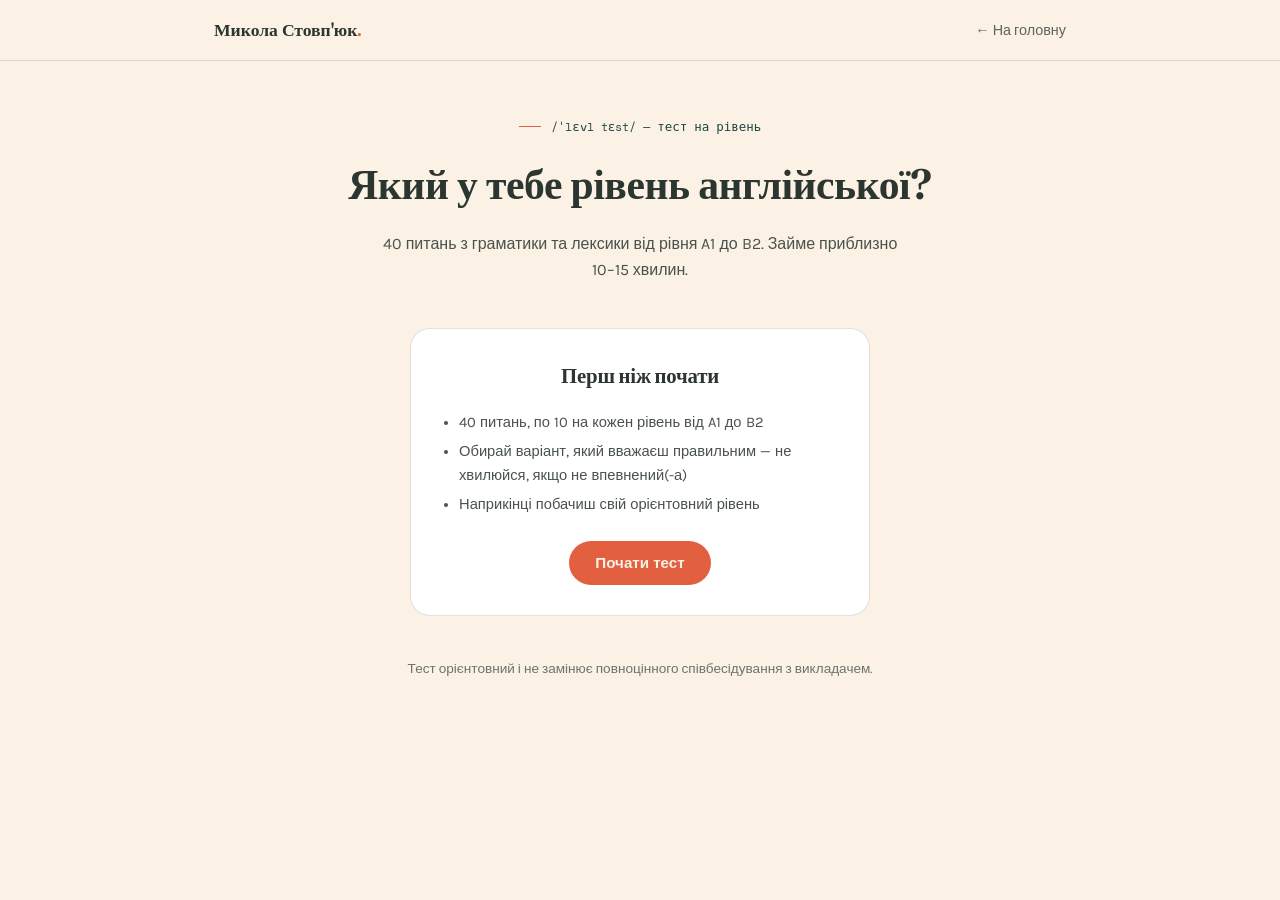
<file: level-test.html>
<!DOCTYPE html>
<html lang="uk">
<head>
<meta charset="UTF-8">
<meta name="viewport" content="width=device-width, initial-scale=1.0">
<title>Тест на рівень англійської (A1–B2) — Микола Стовп'юк</title>
<meta name="description" content="Безкоштовний тест, який визначить твій рівень англійської від A1 до B2.">
<link rel="preconnect" href="https://fonts.googleapis.com">
<link href="https://fonts.googleapis.com/css2?family=Fraunces:ital,opsz,wght@0,9..144,400;0,9..144,600;1,9..144,500&family=Karla:wght@400;500;600;700&family=Space+Mono:wght@400;700&display=swap" rel="stylesheet">
<style>
  :root{
    --paper:#FBF1E4;
    --paper-soft:#F3E6D3;
    --ink:#2B3630;
    --teal:#2F6660;
    --teal-deep:#1E4642;
    --marigold:#E9A23B;
    --coral:#E2603F;
    --line: rgba(43,54,48,0.14);
    --good:#3f8a5e;
    --bad:#c9503a;
  }
  *{box-sizing:border-box;}
  body{
    margin:0;
    background:var(--paper);
    color:var(--ink);
    font-family:'Karla', sans-serif;
    line-height:1.6;
    -webkit-font-smoothing:antialiased;
  }
  h1,h2,h3{font-family:'Fraunces', serif; margin:0; font-weight:600; letter-spacing:-0.01em;}
  a{color:inherit;}
  button{font-family:inherit;}
  .wrap{max-width:720px; margin:0 auto; padding:0 24px;}
  .eyebrow{
    font-family:'Space Mono', monospace;
    font-size:0.78rem;
    color:var(--teal-deep);
    display:inline-flex; align-items:center; gap:10px;
    margin-bottom:14px;
  }
  .eyebrow::before{content:""; width:22px; height:1px; background:var(--coral); display:inline-block;}
  a:focus-visible, button:focus-visible{outline:3px solid var(--teal); outline-offset:2px;}
  @media (prefers-reduced-motion: reduce){*{animation:none !important; transition:none !important;}}

  nav{
    position:sticky; top:0; z-index:50;
    background:rgba(251,241,228,0.9);
    backdrop-filter:blur(6px);
    border-bottom:1px solid var(--line);
  }
  nav .wrap{display:flex; align-items:center; justify-content:space-between; padding:16px 24px; max-width:900px;}
  .brand{font-family:'Fraunces', serif; font-size:1.1rem; font-weight:600;}
  .back-link{font-size:0.9rem; text-decoration:none; opacity:0.75;}
  .back-link:hover{opacity:1;}

  header.top{padding:48px 0 10px; text-align:center;}
  header.top h1{font-size:clamp(1.9rem, 4vw, 2.6rem);}
  header.top p{max-width:52ch; margin:14px auto 0; color:#4a534b;}

  main{padding-bottom:80px; min-height:300px;}

  /* ---------- INTRO ---------- */
  .intro-box{
    max-width:460px; margin:36px auto; background:#fff;
    border:1px solid var(--line); border-radius:20px; padding:30px 28px;
    text-align:center;
  }
  .intro-box ul{
    text-align:left; margin:18px 0 24px; padding-left:20px;
    color:#4a534b; font-size:0.92rem;
  }
  .intro-box li{margin-bottom:6px;}
  .start-btn{
    border:none; background:var(--coral); color:var(--paper);
    padding:13px 26px; border-radius:100px; font-weight:700; cursor:pointer; font-size:0.95rem;
  }

  /* ---------- QUIZ ---------- */
  .progress-bar-outer{
    width:100%; height:6px; background:var(--paper-soft); border-radius:100px; overflow:hidden; margin-bottom:10px;
  }
  .progress-bar-inner{height:100%; background:var(--marigold); transition:width .3s ease;}
  .progress-text{font-family:'Space Mono', monospace; font-size:0.8rem; color:#5c6660; text-align:center; margin-bottom:26px;}
  .quiz-wrap{max-width:480px; margin:0 auto; text-align:center;}
  .quiz-word{font-family:'Fraunces', serif; font-size:1.4rem; margin-bottom:22px; line-height:1.4;}
  .quiz-options{display:grid; gap:10px;}
  .quiz-option{
    border:1.5px solid var(--line); background:#fff;
    padding:13px 16px; border-radius:12px; font-size:0.95rem; cursor:pointer; text-align:left;
  }
  .quiz-option.correct{background:var(--good); color:#fff; border-color:var(--good);}
  .quiz-option.wrong{background:var(--bad); color:#fff; border-color:var(--bad);}
  .quiz-option:disabled{cursor:default;}

  /* ---------- RESULT ---------- */
  .result-box{
    max-width:480px; margin:30px auto 0; text-align:center;
    background:var(--ink); color:var(--paper);
    border-radius:22px; padding:38px 28px;
  }
  .result-box .level{font-family:'Fraunces', serif; font-size:3rem; color:var(--marigold);}
  .result-box .level-name{font-size:1.1rem; font-weight:700; margin-top:4px;}
  .result-box p{color:#d9d3c6; margin:16px 0 0;}
  .result-score{font-family:'Space Mono', monospace; font-size:0.8rem; opacity:0.7; margin-top:10px;}
  .result-actions{display:flex; gap:12px; justify-content:center; margin-top:26px; flex-wrap:wrap;}
  .btn{
    display:inline-flex; align-items:center; gap:10px;
    padding:12px 22px; border-radius:100px; text-decoration:none;
    font-weight:700; font-size:0.9rem;
  }
  .btn-primary{background:var(--coral); color:var(--paper);}
  .btn-secondary{background:transparent; color:var(--paper); border:1.5px solid var(--paper);}
  .retry-link{display:block; margin-top:20px; font-size:0.85rem; color:#d9d3c6; text-decoration:underline; cursor:pointer;}

  footer{text-align:center; padding:30px 0 40px; font-size:0.85rem; color:#6b756c;}
</style>
</head>
<body>

<nav>
  <div class="wrap">
    <div class="brand">Микола Стовп'юк<span style="color:var(--coral)">.</span></div>
    <a class="back-link" href="ua.html">← На головну</a>
  </div>
</nav>

<header class="top">
  <div class="wrap">
    <span class="eyebrow">/ˈlɛvl tɛst/ — тест на рівень</span>
    <h1>Який у тебе рівень англійської?</h1>
    <p>40 питань з граматики та лексики від рівня A1 до B2. Займе приблизно 10–15 хвилин.</p>
  </div>
</header>

<main class="wrap" id="app"></main>

<footer>
  Тест орієнтовний і не замінює повноцінного співбесідування з викладачем.
</footer>

<script>
/* ================= ПИТАННЯ ================= */
const QUESTIONS = [
  // --- A1 ---
  { level: 'A1', q: "I ___ from Ukraine.", options: ["am", "is", "are", "be"], correct: "am" },
  { level: 'A1', q: "___ she a doctor?", options: ["Is", "Are", "Do", "Am"], correct: "Is" },
  { level: 'A1', q: "There ___ a cat in the garden.", options: ["is", "are", "am", "be"], correct: "is" },
  { level: 'A1', q: "We ___ students.", options: ["are", "is", "am", "be"], correct: "are" },
  { level: 'A1', q: "He ___ in London. (live)", options: ["lives", "live", "living", "lived"], correct: "lives" },
  { level: 'A1', q: "I don't ___ tea.", options: ["like", "likes", "liking", "liked"], correct: "like" },
  { level: 'A1', q: "___ you speak English?", options: ["Do", "Does", "Is", "Are"], correct: "Do" },
  { level: 'A1', q: "My sister ___ two children. (have)", options: ["has", "have", "having", "had"], correct: "has" },
  { level: 'A1', q: "This is ___ book.", options: ["my", "me", "I", "mine's"], correct: "my" },
  { level: 'A1', q: "They ___ at home now.", options: ["are", "is", "am", "be"], correct: "are" },
  // --- A2 ---
  { level: 'A2', q: "Yesterday, I ___ to the cinema. (go)", options: ["went", "goed", "gone", "go"], correct: "went" },
  { level: 'A2', q: "She ___ her homework last night. (do)", options: ["did", "done", "does", "do"], correct: "did" },
  { level: 'A2', q: "London is ___ than Kyiv. (big)", options: ["bigger", "biggest", "more big", "big"], correct: "bigger" },
  { level: 'A2', q: "I ___ going to visit my grandma tomorrow.", options: ["am", "is", "are", "be"], correct: "am" },
  { level: 'A2', q: "Can you ___ me with this bag?", options: ["help", "helps", "helping", "to help"], correct: "help" },
  { level: 'A2', q: "There isn't ___ milk in the fridge.", options: ["any", "some", "a", "much the"], correct: "any" },
  { level: 'A2', q: "He ___ play football very well when he was young.", options: ["could", "can", "should", "must"], correct: "could" },
  { level: 'A2', q: "We ___ a great time at the party last week.", options: ["had", "have", "has", "having"], correct: "had" },
  { level: 'A2', q: "___ you ever been to Paris?", options: ["Have", "Has", "Did", "Do"], correct: "Have" },
  { level: 'A2', q: "I need ___ money to buy a new phone.", options: ["some", "many", "a", "any"], correct: "some" },
  // --- B1 ---
  { level: 'B1', q: "I ___ this book twice.", options: ["have read", "read", "am reading", "had read"], correct: "have read" },
  { level: 'B1', q: "If it rains, we ___ stay at home.", options: ["will", "would", "are", "did"], correct: "will" },
  { level: 'B1', q: "The letter ___ sent yesterday.", options: ["was", "is", "has", "did"], correct: "was" },
  { level: 'B1', q: "She is the woman ___ lives next door.", options: ["who", "which", "whose", "where"], correct: "who" },
  { level: 'B1', q: "I used to ___ a lot of coffee, but now I don't.", options: ["drink", "drank", "drinking", "drunk"], correct: "drink" },
  { level: 'B1', q: "By the time we arrived, the film ___ already started.", options: ["had", "has", "was", "did"], correct: "had" },
  { level: 'B1', q: "He said he ___ tired.", options: ["was", "is", "be", "were"], correct: "was" },
  { level: 'B1', q: "This house ___ built in 1990.", options: ["was", "is", "has", "had"], correct: "was" },
  { level: 'B1', q: "I've been living here ___ 2015.", options: ["since", "for", "from", "at"], correct: "since" },
  { level: 'B1', q: "She asked me what time it ___.", options: ["was", "is", "be", "were"], correct: "was" },
  // --- B2 ---
  { level: 'B2', q: "If I ___ known, I would have told you.", options: ["had", "have", "would have", "has"], correct: "had" },
  { level: 'B2', q: "She must ___ left already — her coat isn't here.", options: ["have", "has", "had", "be"], correct: "have" },
  { level: 'B2', q: "I wish I ___ harder for the exam.", options: ["had studied", "studied", "have studied", "study"], correct: "had studied" },
  { level: 'B2', q: "The meeting ___ by the time you arrive.", options: ["will have finished", "will finish", "finishes", "finished"], correct: "will have finished" },
  { level: 'B2', q: "He denied ___ the money.", options: ["taking", "to take", "take", "took"], correct: "taking" },
  { level: 'B2', q: "Despite ___ tired, she kept working.", options: ["being", "be", "been", "to be"], correct: "being" },
  { level: 'B2', q: "Not only ___ late, but he also forgot the documents.", options: ["was he", "he was", "he is", "is he"], correct: "was he" },
  { level: 'B2', q: "The company's profits ___ risen sharply this year.", options: ["have", "has", "had", "having"], correct: "have" },
  { level: 'B2', q: "It's high time you ___ looking for a job.", options: ["started", "start", "starting", "to start"], correct: "started" },
  { level: 'B2', q: "Had I known about the traffic, I ___ earlier.", options: ["would have left", "will leave", "would leave", "had left"], correct: "would have left" },
];

const LEVEL_INFO = {
  A1: { name: 'Початковий (A1)', desc: 'Ти розумієш і можеш використовувати найпростіші фрази англійською — привітання, базові запитання про себе.' },
  A2: { name: 'Елементарний (A2)', desc: 'Ти можеш спілкуватись на прості побутові теми й розповідати про себе, роботу та оточення простими реченнями.' },
  B1: { name: 'Середній (B1)', desc: 'Ти впевнено спілкуєшся в знайомих ситуаціях, розумієш основну думку текстів і можеш пояснити свою точку зору.' },
  B2: { name: 'Вище середнього (B2)', desc: 'Ти вільно спілкуєшся на більшість тем, розумієш складніші тексти та можеш аргументовано дискутувати.' },
};

/* ================= ЛОГІКА ================= */
const app = document.getElementById('app');
let idx = 0;
let score = 0;

function renderIntro(){
  app.innerHTML = `
    <div class="intro-box">
      <h2 style="font-size:1.3rem; margin-bottom:10px;">Перш ніж почати</h2>
      <ul>
        <li>40 питань, по 10 на кожен рівень від A1 до B2</li>
        <li>Обирай варіант, який вважаєш правильним — не хвилюйся, якщо не впевнений(-а)</li>
        <li>Наприкінці побачиш свій орієнтовний рівень</li>
      </ul>
      <button class="start-btn" id="startBtn">Почати тест</button>
    </div>`;
  document.getElementById('startBtn').onclick = () => { idx = 0; score = 0; renderQuestion(); };
}

function renderQuestion(){
  if(idx >= QUESTIONS.length){ renderResult(); return; }
  const q = QUESTIONS[idx];
  const pct = Math.round((idx / QUESTIONS.length) * 100);
  app.innerHTML = `
    <div class="progress-bar-outer"><div class="progress-bar-inner" style="width:${pct}%"></div></div>
    <div class="progress-text">Питання ${idx+1} із ${QUESTIONS.length}</div>
    <div class="quiz-wrap">
      <div class="quiz-word">${q.q}</div>
      <div class="quiz-options">
        ${q.options.map(o => `<button class="quiz-option" data-val="${o}">${o}</button>`).join('')}
      </div>
    </div>`;
  app.querySelectorAll('.quiz-option').forEach(btn => {
    btn.onclick = () => {
      app.querySelectorAll('.quiz-option').forEach(b => b.disabled = true);
      const chosen = btn.dataset.val;
      const correct = chosen === q.correct;
      if(correct){ btn.classList.add('correct'); score++; }
      else {
        btn.classList.add('wrong');
        app.querySelectorAll('.quiz-option').forEach(b => { if(b.dataset.val === q.correct) b.classList.add('correct'); });
      }
      setTimeout(() => { idx++; renderQuestion(); }, 700);
    };
  });
}

function scoreToLevel(s){
  if(s <= 10) return 'A1';
  if(s <= 20) return 'A2';
  if(s <= 30) return 'B1';
  return 'B2';
}

function renderResult(){
  const level = scoreToLevel(score);
  const info = LEVEL_INFO[level];
  app.innerHTML = `
    <div class="result-box">
      <div class="level">${level}</div>
      <div class="level-name">${info.name}</div>
      <p>${info.desc}</p>
      <div class="result-score">Правильних відповідей: ${score} із ${QUESTIONS.length}</div>
      <div class="result-actions">
        <a class="btn btn-primary" href="https://t.me/kolyastovpyuk" target="_blank" rel="noopener">Написати в Telegram</a>
        <a class="btn btn-secondary" href="https://www.instagram.com/kolya_stovpiuk/" target="_blank" rel="noopener">Instagram</a>
      </div>
      <span class="retry-link" id="retryLink">Пройти ще раз</span>
    </div>`;
  document.getElementById('retryLink').onclick = renderIntro;
}

renderIntro();
</script>

</body>
</html>
</file>
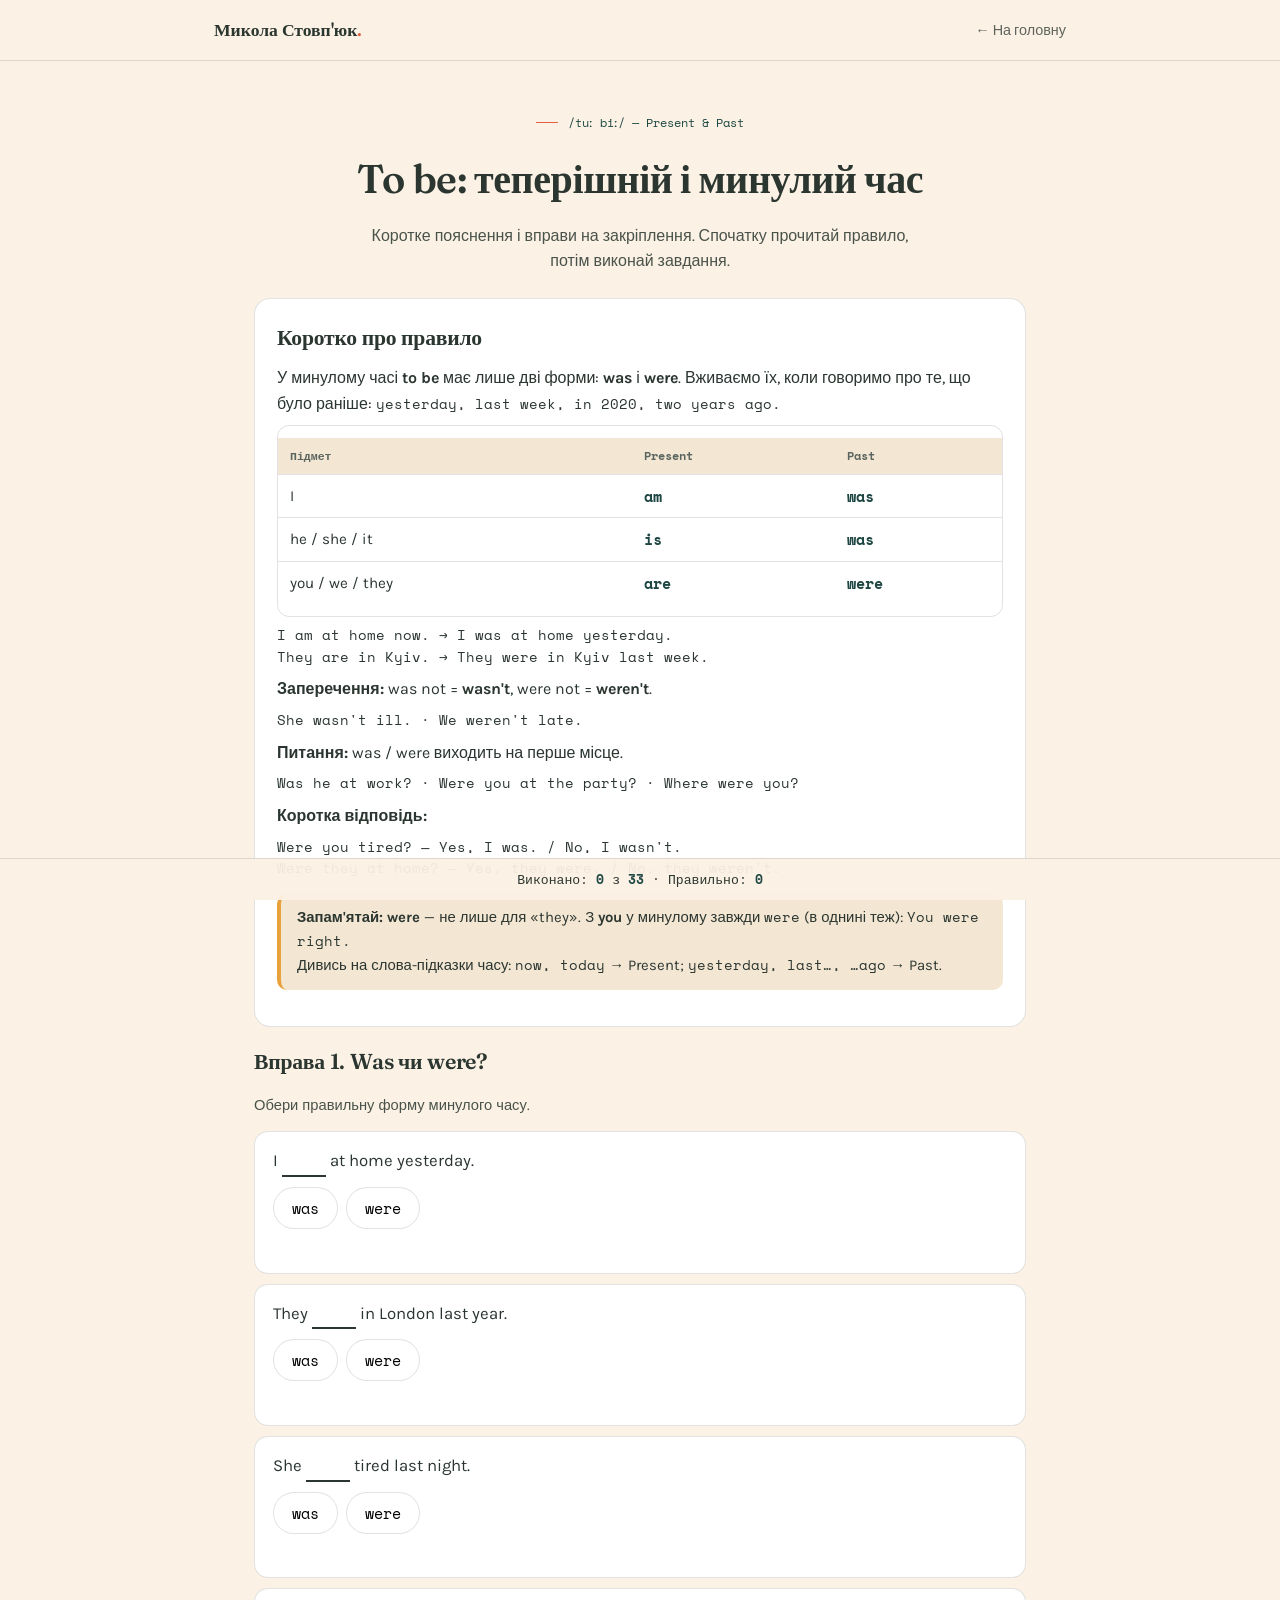
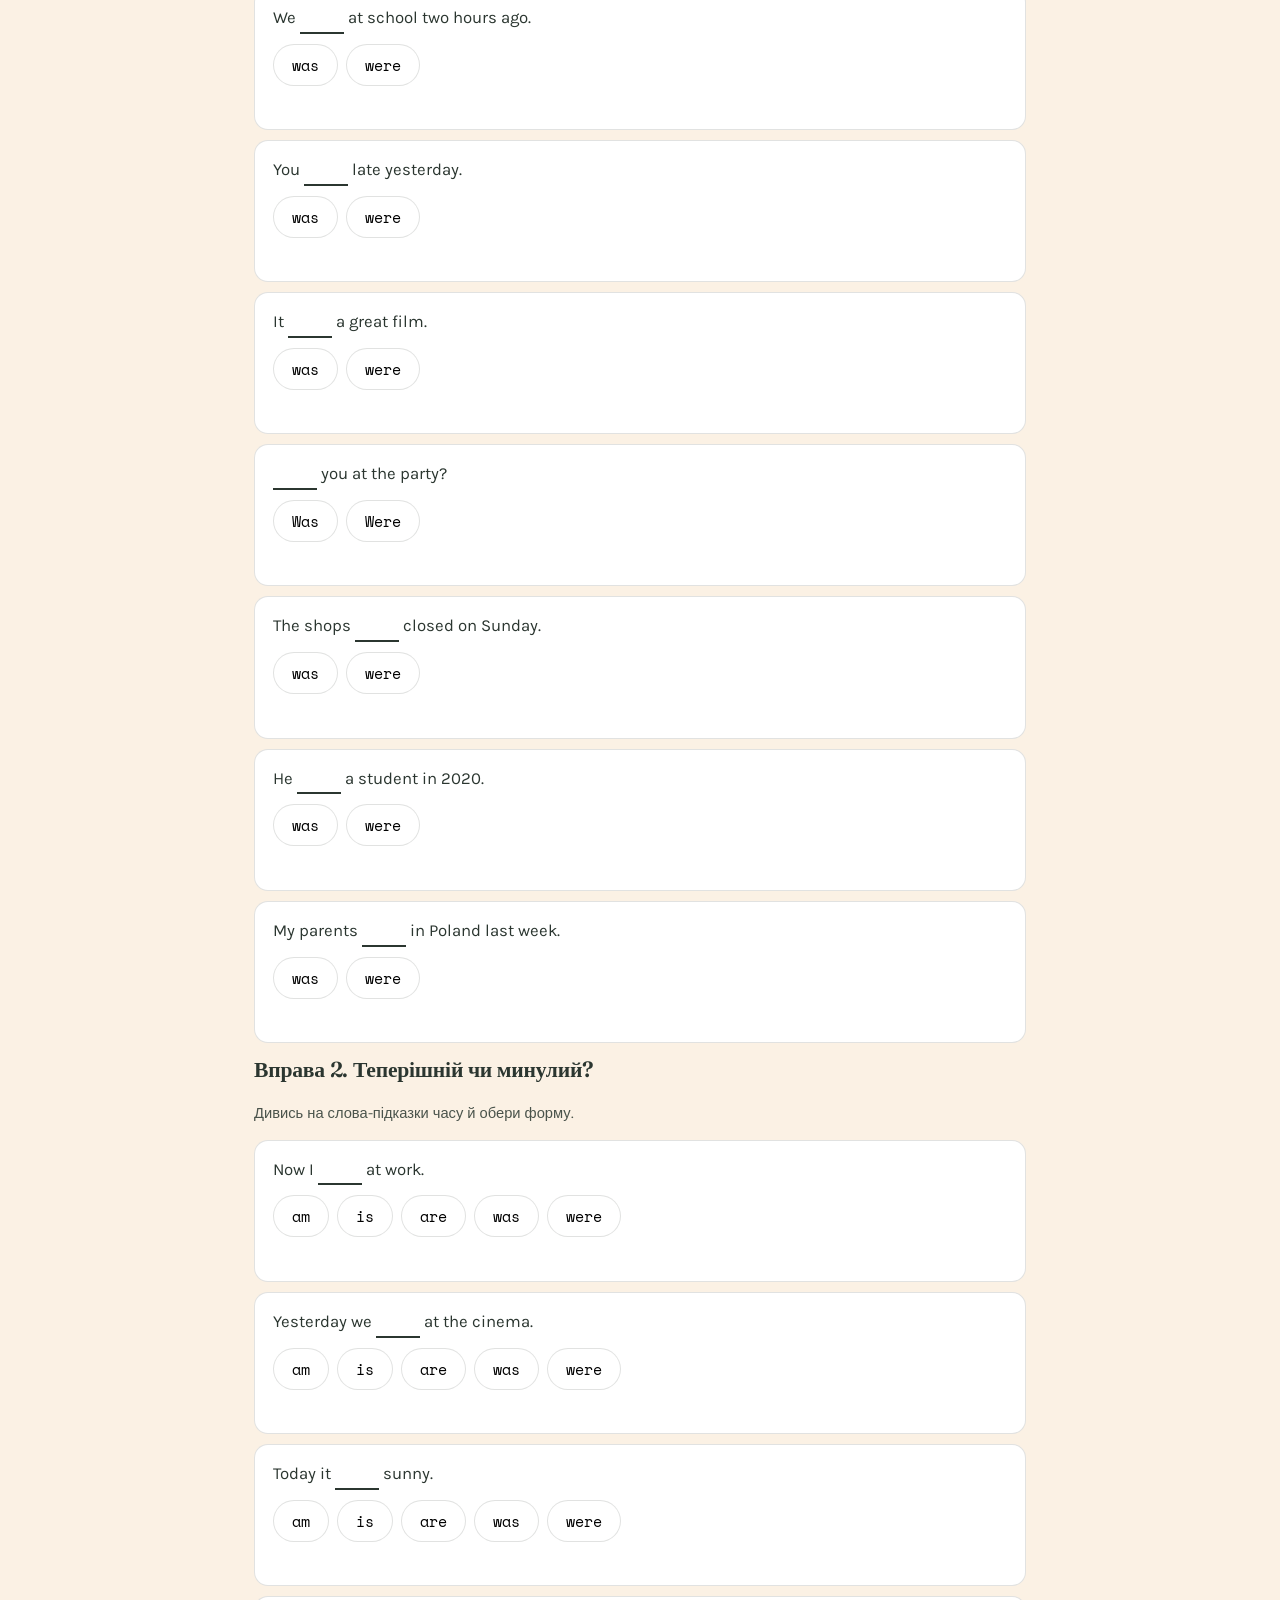
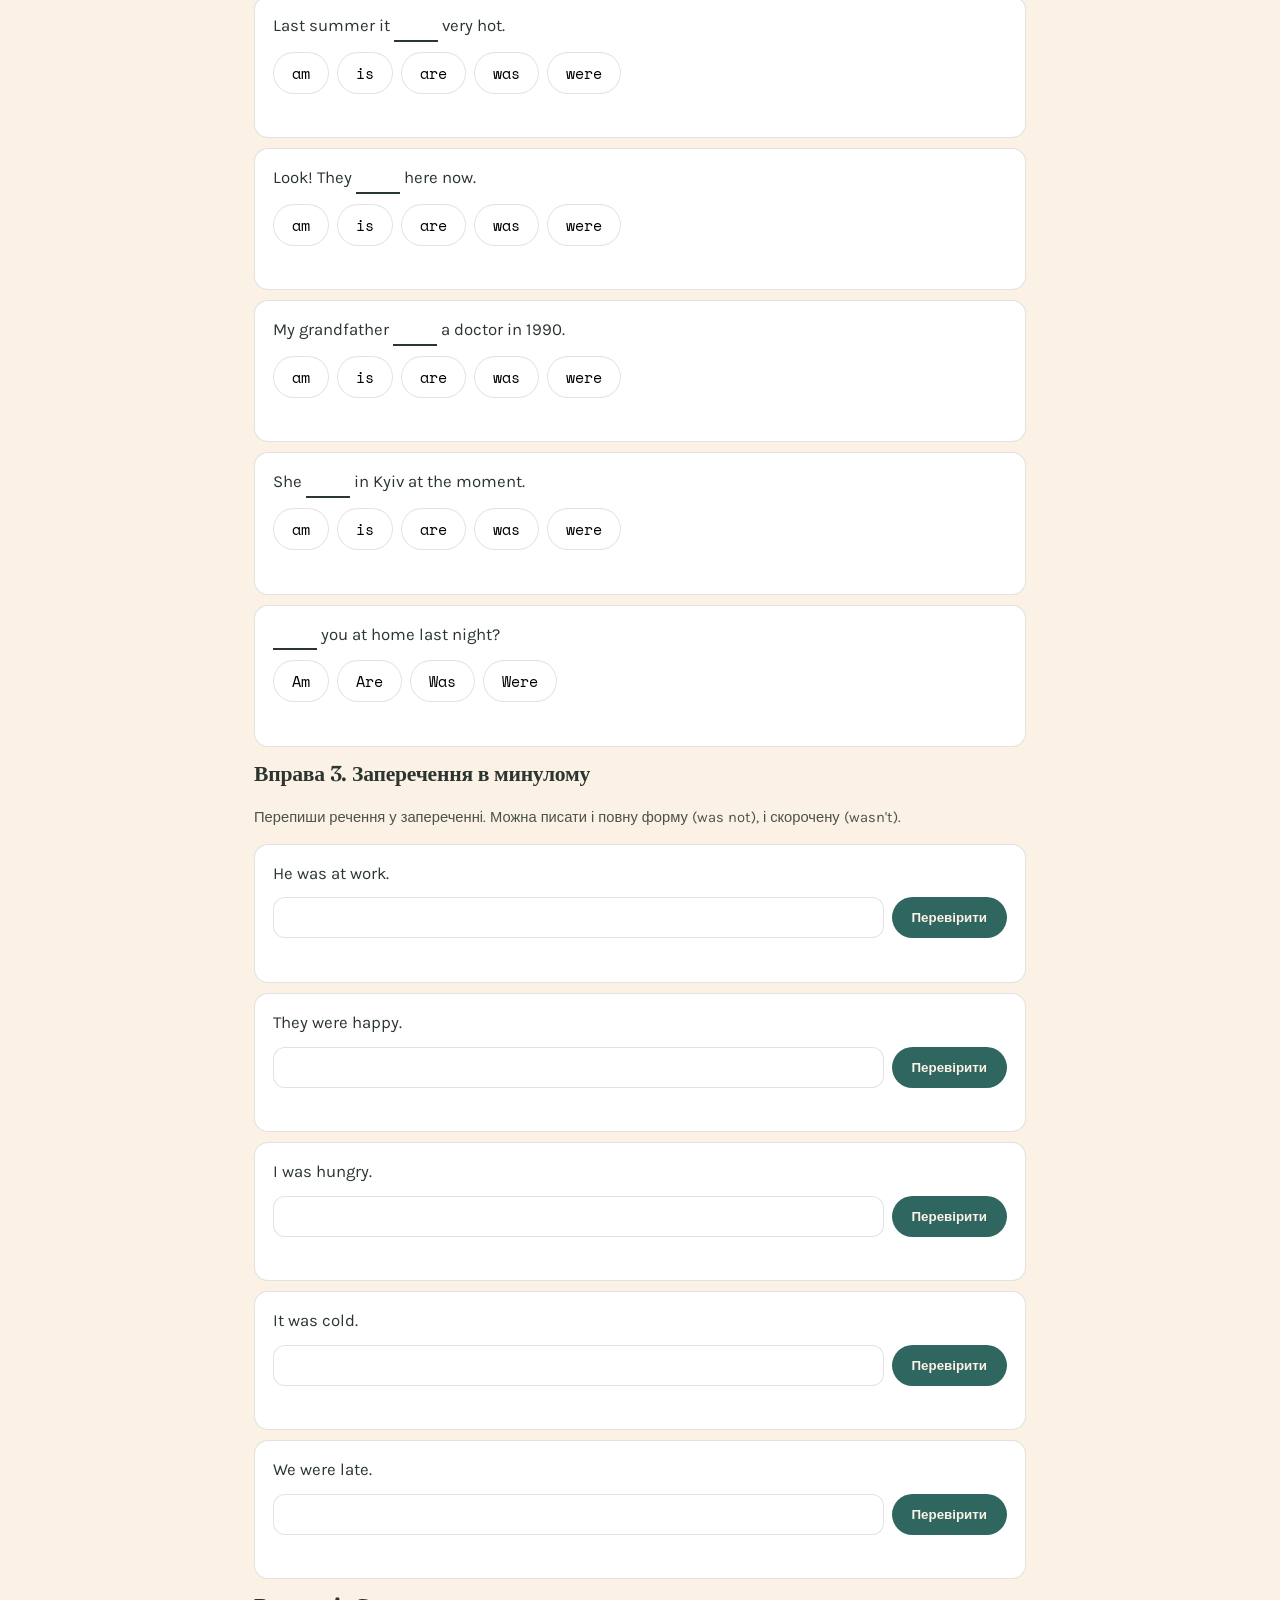
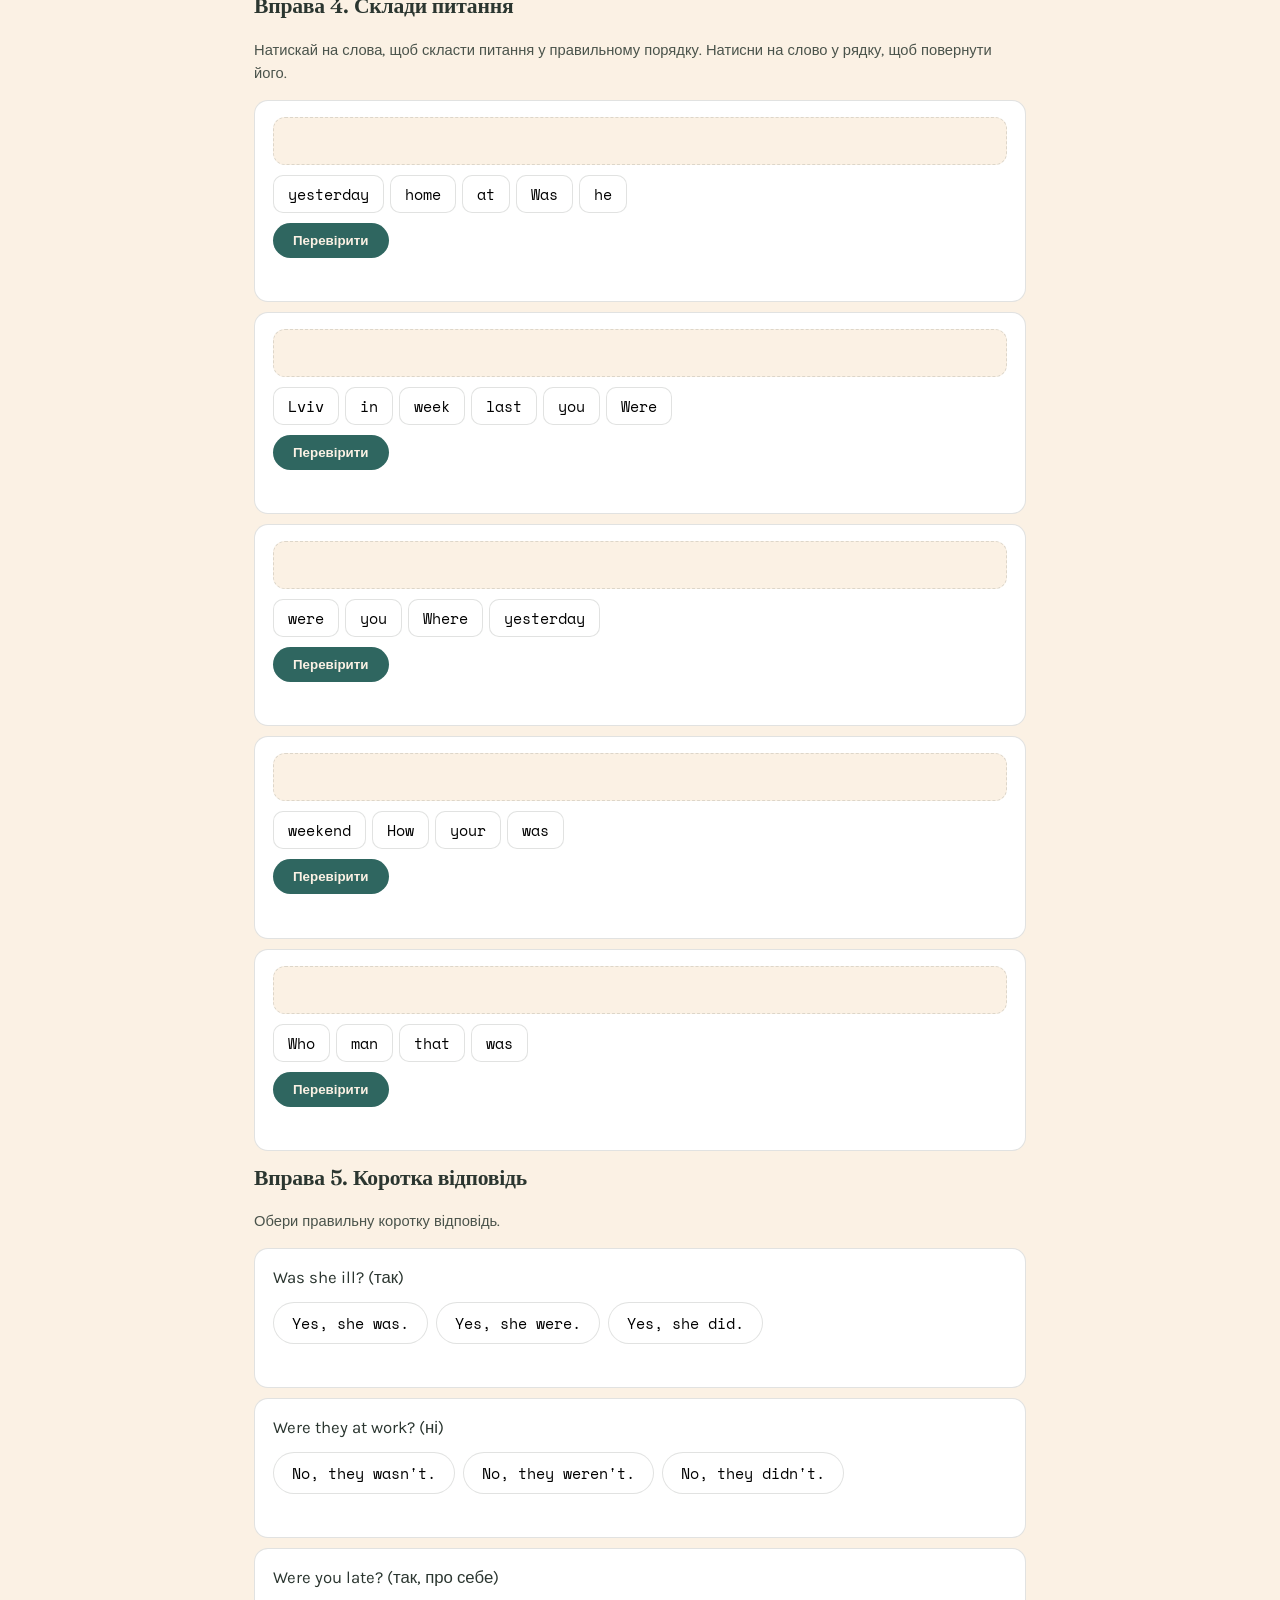
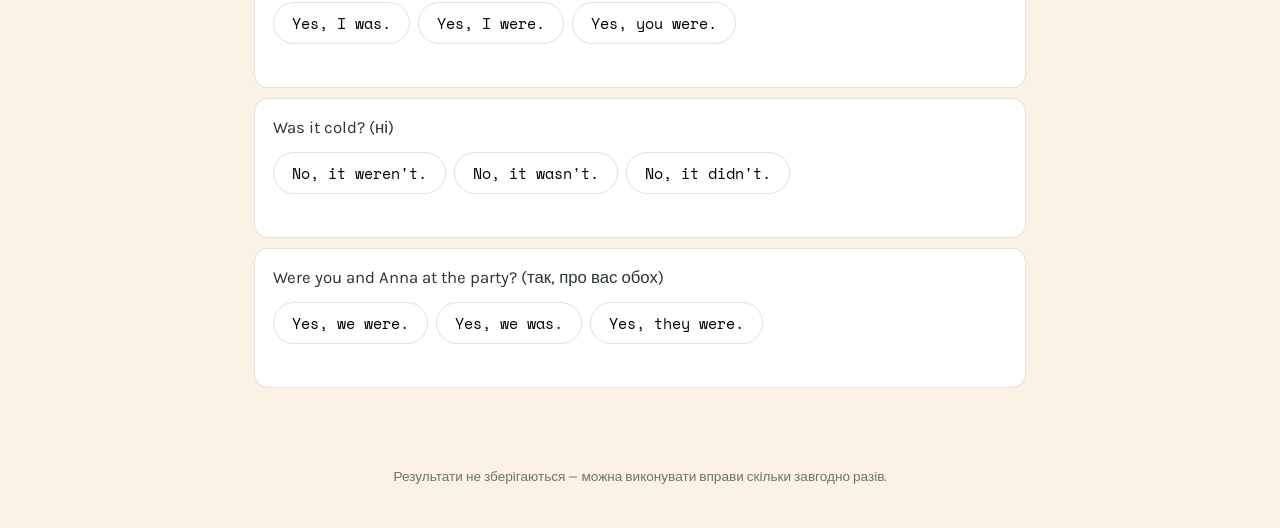
<file: to-be-past.html>
<!DOCTYPE html>
<html lang="uk">
<head>
<meta charset="UTF-8">
<meta name="viewport" content="width=device-width, initial-scale=1.0">
<title>To be: Present і Past — Микола Стовп'юк</title>
<meta name="description" content="Дієслово to be у теперішньому і минулому часі (am, is, are, was, were): коротке пояснення та інтерактивні вправи.">
<link rel="preconnect" href="https://fonts.googleapis.com">
<link href="https://fonts.googleapis.com/css2?family=Fraunces:ital,opsz,wght@0,9..144,400;0,9..144,600;1,9..144,500&family=Karla:wght@400;500;600;700&family=Space+Mono:wght@400;700&display=swap" rel="stylesheet">
<style>
  :root{
    --paper:#FBF1E4;
    --paper-soft:#F3E6D3;
    --ink:#2B3630;
    --teal:#2F6660;
    --teal-deep:#1E4642;
    --marigold:#E9A23B;
    --coral:#E2603F;
    --line: rgba(43,54,48,0.14);
    --good:#3f8a5e;
    --bad:#c9503a;
  }
  *{box-sizing:border-box;}
  body{
    margin:0;
    background:var(--paper);
    color:var(--ink);
    font-family:'Karla', sans-serif;
    line-height:1.6;
    -webkit-font-smoothing:antialiased;
  }
  h1,h2,h3{font-family:'Fraunces', serif; margin:0; font-weight:600; letter-spacing:-0.01em;}
  a{color:inherit;}
  button, input{font-family:inherit;}
  .wrap{max-width:820px; margin:0 auto; padding:0 24px;}
  .eyebrow{
    font-family:'Space Mono', monospace;
    font-size:0.78rem;
    color:var(--teal-deep);
    display:inline-flex; align-items:center; gap:10px;
    margin-bottom:14px;
  }
  .eyebrow::before{content:""; width:22px; height:1px; background:var(--coral); display:inline-block;}
  a:focus-visible, button:focus-visible, input:focus-visible{outline:3px solid var(--teal); outline-offset:2px;}
  @media (prefers-reduced-motion: reduce){*{animation:none !important; transition:none !important;}}

  nav{
    position:sticky; top:0; z-index:50;
    background:rgba(251,241,228,0.9);
    backdrop-filter:blur(6px);
    border-bottom:1px solid var(--line);
  }
  nav .wrap{display:flex; align-items:center; justify-content:space-between; padding:16px 24px; max-width:900px;}
  .brand{font-family:'Fraunces', serif; font-size:1.1rem; font-weight:600;}
  .back-link{font-size:0.9rem; text-decoration:none; opacity:0.75;}
  .back-link:hover{opacity:1;}

  header.top{padding:44px 0 6px; text-align:center;}
  header.top h1{font-size:clamp(1.8rem, 4vw, 2.5rem);}
  header.top p{max-width:54ch; margin:12px auto 0; color:#4a534b;}

  main{padding-bottom:70px;}


  .result-box{max-width:460px; margin:26px auto 10px; text-align:center; background:var(--ink); color:var(--paper); border-radius:22px; padding:30px 26px;}
  .result-box .score{font-family:'Fraunces', serif; font-size:2.8rem; color:var(--marigold);}
  .result-box p{color:#d9d3c6; margin:6px 0 0;}
  .result-actions{display:flex; gap:10px; justify-content:center; margin-top:22px;}
  .btn-coral{border:none; background:var(--coral); color:var(--paper); padding:12px 22px; border-radius:100px; font-weight:700; cursor:pointer; font-size:0.9rem;}
  .card{background:#fff; border:1px solid var(--line); border-radius:16px; padding:22px 22px; margin:18px 0;}
  .card h2{font-size:1.35rem; margin-bottom:10px;}
  .card p{margin:8px 0;}
  .ftable{width:100%; border-collapse:collapse; margin:12px 0; font-size:0.95rem;}
  .ftable th, .ftable td{padding:9px 12px; text-align:left; border-bottom:1px solid var(--line);}
  .ftable th{font-family:'Space Mono', monospace; font-size:0.72rem; color:#5c6660; background:var(--paper-soft);}
  .ftable tr:last-child td{border-bottom:none;}
  .ftable .v{font-family:'Space Mono', monospace; font-weight:700; color:var(--teal-deep);}
  .scroll{overflow-x:auto; border:1px solid var(--line); border-radius:12px;}
  .tip{background:var(--paper-soft); border-left:4px solid var(--marigold); border-radius:10px; padding:12px 16px; margin:14px 0; font-size:0.93rem;}
  .ex-eg{font-family:'Space Mono', monospace; font-size:0.85rem;}
  .ex-block h2{font-size:1.35rem; margin-bottom:4px;}
  .ex-block .ex-intro{color:#4a534b; font-size:0.92rem; margin-bottom:14px;}
  .item{background:#fff; border:1px solid var(--line); border-radius:14px; padding:16px 18px; margin-bottom:10px;}
  .item.done-ok{border-color:var(--good); background:#f4fbf6;}
  .item.done-bad{border-color:var(--bad); background:#fdf5f3;}
  .item .q{font-size:1.05rem; margin-bottom:10px;}
  .item .q .gap{display:inline-block; min-width:44px; border-bottom:2px solid var(--ink); text-align:center; font-weight:700; color:var(--teal-deep);}
  .opts{display:flex; gap:8px; flex-wrap:wrap;}
  .opt{border:1.5px solid var(--line); background:#fff; padding:9px 18px; border-radius:100px; font-size:0.95rem; cursor:pointer; font-family:'Space Mono', monospace;}
  .opt:hover:not(:disabled){border-color:var(--teal);}
  .opt.correct{background:var(--good); color:#fff; border-color:var(--good);}
  .opt.wrong{background:var(--bad); color:#fff; border-color:var(--bad);}
  .opt:disabled{cursor:default;}
  .typed{display:flex; gap:8px; flex-wrap:wrap;}
  .typed input{flex:1; min-width:200px; border:1.5px solid var(--line); border-radius:12px; padding:10px 14px; font-size:1rem; background:#fff;}
  .check-btn{border:none; background:var(--teal); color:var(--paper); padding:10px 20px; border-radius:100px; font-weight:700; cursor:pointer;}
  .fb{font-size:0.9rem; margin-top:10px; min-height:1.2em;}
  .fb.ok{color:var(--good); font-weight:700;}
  .fb.bad{color:var(--bad); font-weight:700;}
  .fb .why{display:block; font-weight:400; color:#4a534b; margin-top:2px;}
  .answer-line{min-height:48px; border:1.5px dashed var(--line); border-radius:12px; padding:8px; display:flex; flex-wrap:wrap; gap:6px; margin-bottom:10px; background:var(--paper);}
  .chips{display:flex; flex-wrap:wrap; gap:6px; margin-bottom:10px;}
  .chip{border:1.5px solid var(--line); background:#fff; padding:7px 14px; border-radius:10px; font-size:0.95rem; cursor:pointer; font-family:'Space Mono', monospace;}
  .chip:hover{border-color:var(--teal);}
  .chip:disabled{cursor:default; opacity:0.7;}
  .scorebar{position:sticky; bottom:0; background:rgba(251,241,228,0.95); border-top:1px solid var(--line); padding:10px 24px; text-align:center; font-family:'Space Mono', monospace; font-size:0.82rem; z-index:20;}
  .scorebar b{color:var(--teal-deep);}
  footer{text-align:center; padding:26px 24px 40px; font-size:0.85rem; color:#6b756c;}
  @media (max-width:520px){ .card{padding:18px 16px;} .ftable th, .ftable td{padding:8px 8px; font-size:0.88rem;} }
</style>
</head>
<body>

<nav>
  <div class="wrap">
    <div class="brand">Микола Стовп'юк<span style="color:var(--coral)">.</span></div>
    <a class="back-link" href="ua.html">← На головну</a>
  </div>
</nav>

<header class="top">
  <div class="wrap">
    <span class="eyebrow">/tuː biː/ — Present &amp; Past</span>
    <h1>To be: теперішній і минулий час</h1>
    <p>Коротке пояснення і вправи на закріплення. Спочатку прочитай правило, потім виконай завдання.</p>
  </div>
</header>

<main class="wrap">

  <section class="card">
    <h2>Коротко про правило</h2>
    <p>У минулому часі <b>to be</b> має лише дві форми: <b>was</b> і <b>were</b>. Вживаємо їх, коли говоримо про те, що було раніше: <span class="ex-eg">yesterday, last week, in 2020, two years ago.</span></p>
    <div class="scroll"><table class="ftable">
      <tr><th>Підмет</th><th>Present</th><th>Past</th></tr>
      <tr><td>I</td><td class="v">am</td><td class="v">was</td></tr>
      <tr><td>he / she / it</td><td class="v">is</td><td class="v">was</td></tr>
      <tr><td>you / we / they</td><td class="v">are</td><td class="v">were</td></tr>
    </table></div>
    <p class="ex-eg">I am at home now. → I was at home yesterday.<br>They are in Kyiv. → They were in Kyiv last week.</p>

    <p><b>Заперечення:</b> was not = <b>wasn't</b>, were not = <b>weren't</b>.</p>
    <p class="ex-eg">She wasn't ill. · We weren't late.</p>

    <p><b>Питання:</b> was / were виходить на перше місце.</p>
    <p class="ex-eg">Was he at work? · Were you at the party? · Where were you?</p>

    <p><b>Коротка відповідь:</b></p>
    <p class="ex-eg">Were you tired? — Yes, I was. / No, I wasn't.<br>Were they at home? — Yes, they were. / No, they weren't.</p>

    <div class="tip"><b>Запам'ятай:</b> <b>were</b> — не лише для «they». З <b>you</b> у минулому завжди <span class="ex-eg">were</span> (в однині теж): <span class="ex-eg">You were right.</span><br>
    Дивись на слова-підказки часу: <span class="ex-eg">now, today</span> → Present; <span class="ex-eg">yesterday, last…, …ago</span> → Past.</div>
  </section>

  <div id="exercises"></div>

  <div class="result-box" id="result" style="display:none;"></div>
</main>

<div class="scorebar" id="scorebar">Виконано: <b>0</b> з <b id="total">0</b> · Правильно: <b>0</b></div>

<footer>Результати не зберігаються — можна виконувати вправи скільки завгодно разів.</footer>

<script>
/* PURE:START */
function norm(s){
  return String(s).toLowerCase().replace(/[\u2018\u2019`]/g, "'").replace(/[.?!]+$/,'').replace(/\s+/g,' ').trim();
}
function checkTyped(input, answers){
  return answers.some(a => norm(a) === norm(input));
}
function shuffle(arr){
  const a = arr.slice();
  for(let i=a.length-1;i>0;i--){ const j = Math.floor(Math.random()*(i+1)); [a[i],a[j]] = [a[j],a[i]]; }
  return a;
}
function shuffleDifferent(arr){
  if(arr.length < 2) return arr.slice();
  let s, tries = 0;
  do { s = shuffle(arr); tries++; } while(s.join(' ') === arr.join(' ') && tries < 20);
  return s;
}
/* PURE:END */

const EXERCISES = [
  {
    id:'wasWere', type:'choice',
    title:'Вправа 1. Was чи were?',
    intro:'Обери правильну форму минулого часу.',
    items:[
      {q:'I ___ at home yesterday.', opts:['was','were'], a:'was'},
      {q:'They ___ in London last year.', opts:['was','were'], a:'were'},
      {q:'She ___ tired last night.', opts:['was','were'], a:'was'},
      {q:'We ___ at school two hours ago.', opts:['was','were'], a:'were'},
      {q:'You ___ late yesterday.', opts:['was','were'], a:'were', why:'you → завжди were'},
      {q:'It ___ a great film.', opts:['was','were'], a:'was'},
      {q:'___ you at the party?', opts:['Was','Were'], a:'Were', why:'у питанні дієслово стоїть першим'},
      {q:'The shops ___ closed on Sunday.', opts:['was','were'], a:'were', why:'the shops = they → were'},
      {q:'He ___ a student in 2020.', opts:['was','were'], a:'was'},
      {q:'My parents ___ in Poland last week.', opts:['was','were'], a:'were', why:'my parents = they → were'}
    ]
  },
  {
    id:'mix', type:'choice',
    title:'Вправа 2. Теперішній чи минулий?',
    intro:'Дивись на слова-підказки часу й обери форму.',
    items:[
      {q:'Now I ___ at work.', opts:['am','is','are','was','were'], a:'am', why:'now → Present'},
      {q:'Yesterday we ___ at the cinema.', opts:['am','is','are','was','were'], a:'were', why:'yesterday → Past, we → were'},
      {q:'Today it ___ sunny.', opts:['am','is','are','was','were'], a:'is', why:'today → Present'},
      {q:'Last summer it ___ very hot.', opts:['am','is','are','was','were'], a:'was', why:'last summer → Past, it → was'},
      {q:'Look! They ___ here now.', opts:['am','is','are','was','were'], a:'are'},
      {q:'My grandfather ___ a doctor in 1990.', opts:['am','is','are','was','were'], a:'was', why:'in 1990 → Past'},
      {q:'She ___ in Kyiv at the moment.', opts:['am','is','are','was','were'], a:'is', why:'at the moment → Present'},
      {q:'___ you at home last night?', opts:['Am','Are','Was','Were'], a:'Were', why:'last night → Past, you → were'}
    ]
  },
  {
    id:'negative', type:'typed',
    title:'Вправа 3. Заперечення в минулому',
    intro:'Перепиши речення у запереченні. Можна писати і повну форму (was not), і скорочену (wasn\'t).',
    items:[
      {q:'He was at work.', answers:["He wasn't at work","He was not at work"], show:"He wasn't at work."},
      {q:'They were happy.', answers:["They weren't happy","They were not happy"], show:"They weren't happy."},
      {q:'I was hungry.', answers:["I wasn't hungry","I was not hungry"], show:"I wasn't hungry."},
      {q:'It was cold.', answers:["It wasn't cold","It was not cold"], show:"It wasn't cold."},
      {q:'We were late.', answers:["We weren't late","We were not late"], show:"We weren't late."}
    ]
  },
  {
    id:'order', type:'order',
    title:'Вправа 4. Склади питання',
    intro:'Натискай на слова, щоб скласти питання у правильному порядку. Натисни на слово у рядку, щоб повернути його.',
    items:[
      {words:['Was','he','at','home','yesterday'], a:'Was he at home yesterday?'},
      {words:['Were','you','in','Lviv','last','week'], a:'Were you in Lviv last week?'},
      {words:['Where','were','you','yesterday'], a:'Where were you yesterday?'},
      {words:['How','was','your','weekend'], a:'How was your weekend?'},
      {words:['Who','was','that','man'], a:'Who was that man?'}
    ]
  },
  {
    id:'short', type:'choice',
    title:'Вправа 5. Коротка відповідь',
    intro:'Обери правильну коротку відповідь.',
    items:[
      {q:'Was she ill? (так)', opts:['Yes, she was.','Yes, she were.','Yes, she did.'], a:'Yes, she was.'},
      {q:'Were they at work? (ні)', opts:["No, they wasn't.","No, they weren't.","No, they didn't."], a:"No, they weren't."},
      {q:'Were you late? (так, про себе)', opts:['Yes, I was.','Yes, I were.','Yes, you were.'], a:'Yes, I was.', why:'відповідаємо від першої особи: I → was'},
      {q:'Was it cold? (ні)', opts:["No, it weren't.","No, it wasn't.","No, it didn't."], a:"No, it wasn't."},
      {q:'Were you and Anna at the party? (так, про вас обох)', opts:['Yes, we were.','Yes, we was.','Yes, they were.'], a:'Yes, we were.', why:'ви обоє = we → were'}
    ]
  }
];

const root = document.getElementById('exercises');
let answered = 0, correct = 0, total = 0;
EXERCISES.forEach(e => total += e.items.length);
document.getElementById('total').textContent = total;

function updateScore(){
  const bar = document.getElementById('scorebar');
  bar.innerHTML = 'Виконано: <b>'+answered+'</b> з <b>'+total+'</b> · Правильно: <b>'+correct+'</b>';
  if(answered === total){ showResult(); }
}
function finish(card, ok, fb, html){
  card.classList.add(ok ? 'done-ok' : 'done-bad');
  fb.className = 'fb ' + (ok ? 'ok' : 'bad');
  fb.innerHTML = html;
  answered++; if(ok) correct++;
  updateScore();
}
function whyHtml(why){ return why ? '<span class="why">'+why+'</span>' : ''; }

function buildChoice(item, card, fb){
  const q = document.createElement('div'); q.className='q';
  q.innerHTML = item.q.replace('___','<span class="gap">&nbsp;&nbsp;&nbsp;</span>');
  card.appendChild(q);
  const wrap = document.createElement('div'); wrap.className='opts';
  item.opts.forEach(o => {
    const b = document.createElement('button'); b.className='opt'; b.textContent=o;
    b.addEventListener('click', () => {
      const ok = o === item.a;
      wrap.querySelectorAll('button').forEach(x => { x.disabled = true; if(x.textContent === item.a) x.classList.add('correct'); });
      if(!ok) b.classList.add('wrong');
      finish(card, ok, fb, ok ? 'Правильно!' + whyHtml(item.why) : 'Правильна відповідь: ' + item.a + whyHtml(item.why));
    });
    wrap.appendChild(b);
  });
  card.appendChild(wrap);
}
function buildTyped(item, card, fb){
  const q = document.createElement('div'); q.className='q'; q.textContent = item.q;
  card.appendChild(q);
  const row = document.createElement('div'); row.className='typed';
  const inp = document.createElement('input'); inp.type='text'; inp.autocomplete='off'; inp.autocapitalize='off'; inp.spellcheck=false;
  inp.setAttribute('aria-label','Твоя відповідь');
  const btn = document.createElement('button'); btn.className='check-btn'; btn.textContent='Перевірити';
  function go(){
    if(!inp.value.trim() || inp.disabled) return;
    const ok = checkTyped(inp.value, item.answers);
    inp.disabled = true; btn.disabled = true;
    finish(card, ok, fb, ok ? 'Правильно!' + whyHtml(item.why) : 'Правильна відповідь: ' + item.show + whyHtml(item.why));
  }
  btn.addEventListener('click', go);
  inp.addEventListener('keydown', e => { if(e.key === 'Enter') go(); });
  row.appendChild(inp); row.appendChild(btn); card.appendChild(row);
}
function buildOrder(item, card, fb){
  const line = document.createElement('div'); line.className='answer-line';
  const pool = document.createElement('div'); pool.className='chips';
  const btn = document.createElement('button'); btn.className='check-btn'; btn.textContent='Перевірити'; btn.disabled = true;
  const chosen = [];
  const tokens = shuffleDifferent(item.words).map((w,i) => ({w, i, used:false}));
  function redraw(){
    line.innerHTML = ''; pool.innerHTML = '';
    chosen.forEach(t => {
      const c = document.createElement('button'); c.className='chip'; c.textContent=t.w;
      c.addEventListener('click', () => { t.used = false; chosen.splice(chosen.indexOf(t),1); redraw(); });
      line.appendChild(c);
    });
    tokens.filter(t => !t.used).forEach(t => {
      const c = document.createElement('button'); c.className='chip'; c.textContent=t.w;
      c.addEventListener('click', () => { t.used = true; chosen.push(t); redraw(); });
      pool.appendChild(c);
    });
    btn.disabled = chosen.length !== tokens.length;
  }
  btn.addEventListener('click', () => {
    const attempt = chosen.map(t => t.w).join(' ');
    const ok = norm(attempt) === norm(item.a);
    line.querySelectorAll('button').forEach(x => x.disabled = true);
    btn.disabled = true;
    finish(card, ok, fb, ok ? 'Правильно: ' + item.a : 'Правильна відповідь: ' + item.a);
  });
  card.appendChild(line); card.appendChild(pool); card.appendChild(btn);
  redraw();
}

function render(){
  root.innerHTML = ''; answered = 0; correct = 0;
  document.getElementById('result').style.display = 'none';
  EXERCISES.forEach(ex => {
    const block = document.createElement('section'); block.className='ex-block';
    block.innerHTML = '<h2></h2><p class="ex-intro"></p>';
    block.querySelector('h2').textContent = ex.title;
    block.querySelector('.ex-intro').textContent = ex.intro;
    ex.items.forEach(item => {
      const card = document.createElement('div'); card.className='item';
      const fb = document.createElement('div'); fb.className='fb'; fb.setAttribute('aria-live','polite');
      if(ex.type === 'choice') buildChoice(item, card, fb);
      else if(ex.type === 'typed') buildTyped(item, card, fb);
      else buildOrder(item, card, fb);
      card.appendChild(fb);
      block.appendChild(card);
    });
    root.appendChild(block);
  });
  updateScore();
}

function showResult(){
  const r = document.getElementById('result');
  const pct = Math.round(correct / total * 100);
  let msg = pct === 100 ? 'Чудово, без жодної помилки!' : pct >= 80 ? 'Дуже добре! Ще трохи — і ідеально.' : pct >= 50 ? 'Непогано. Перечитай правило і спробуй ще раз.' : 'Перечитай правило вгорі і спробуй ще раз — вийде!';
  r.innerHTML = '<div class="score">'+correct+' / '+total+'</div><p>'+msg+'</p><div class="result-actions"><button class="btn-coral" id="again">Спробувати ще раз</button></div>';
  r.style.display = 'block';
  document.getElementById('again').addEventListener('click', () => { render(); window.scrollTo({top:0, behavior:'smooth'}); });
}

render();
</script>
</body>
</html>
</file>
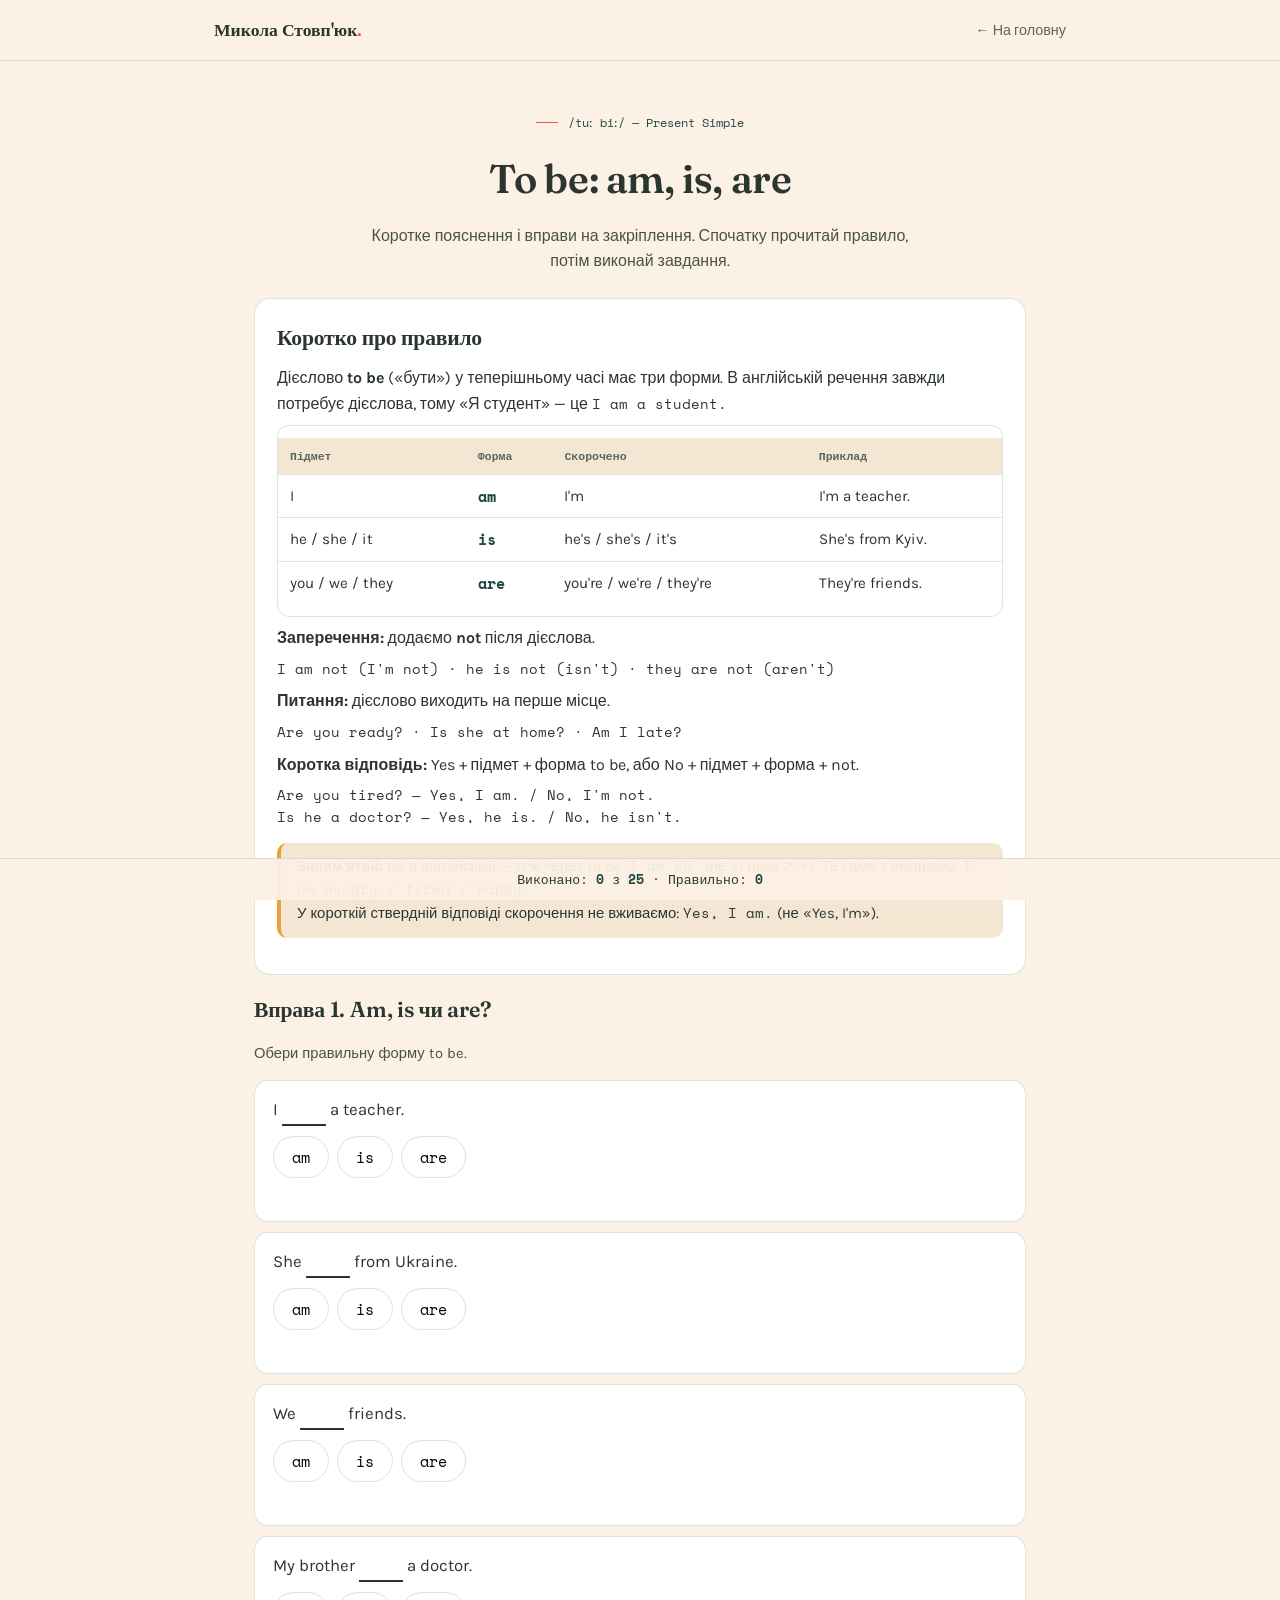
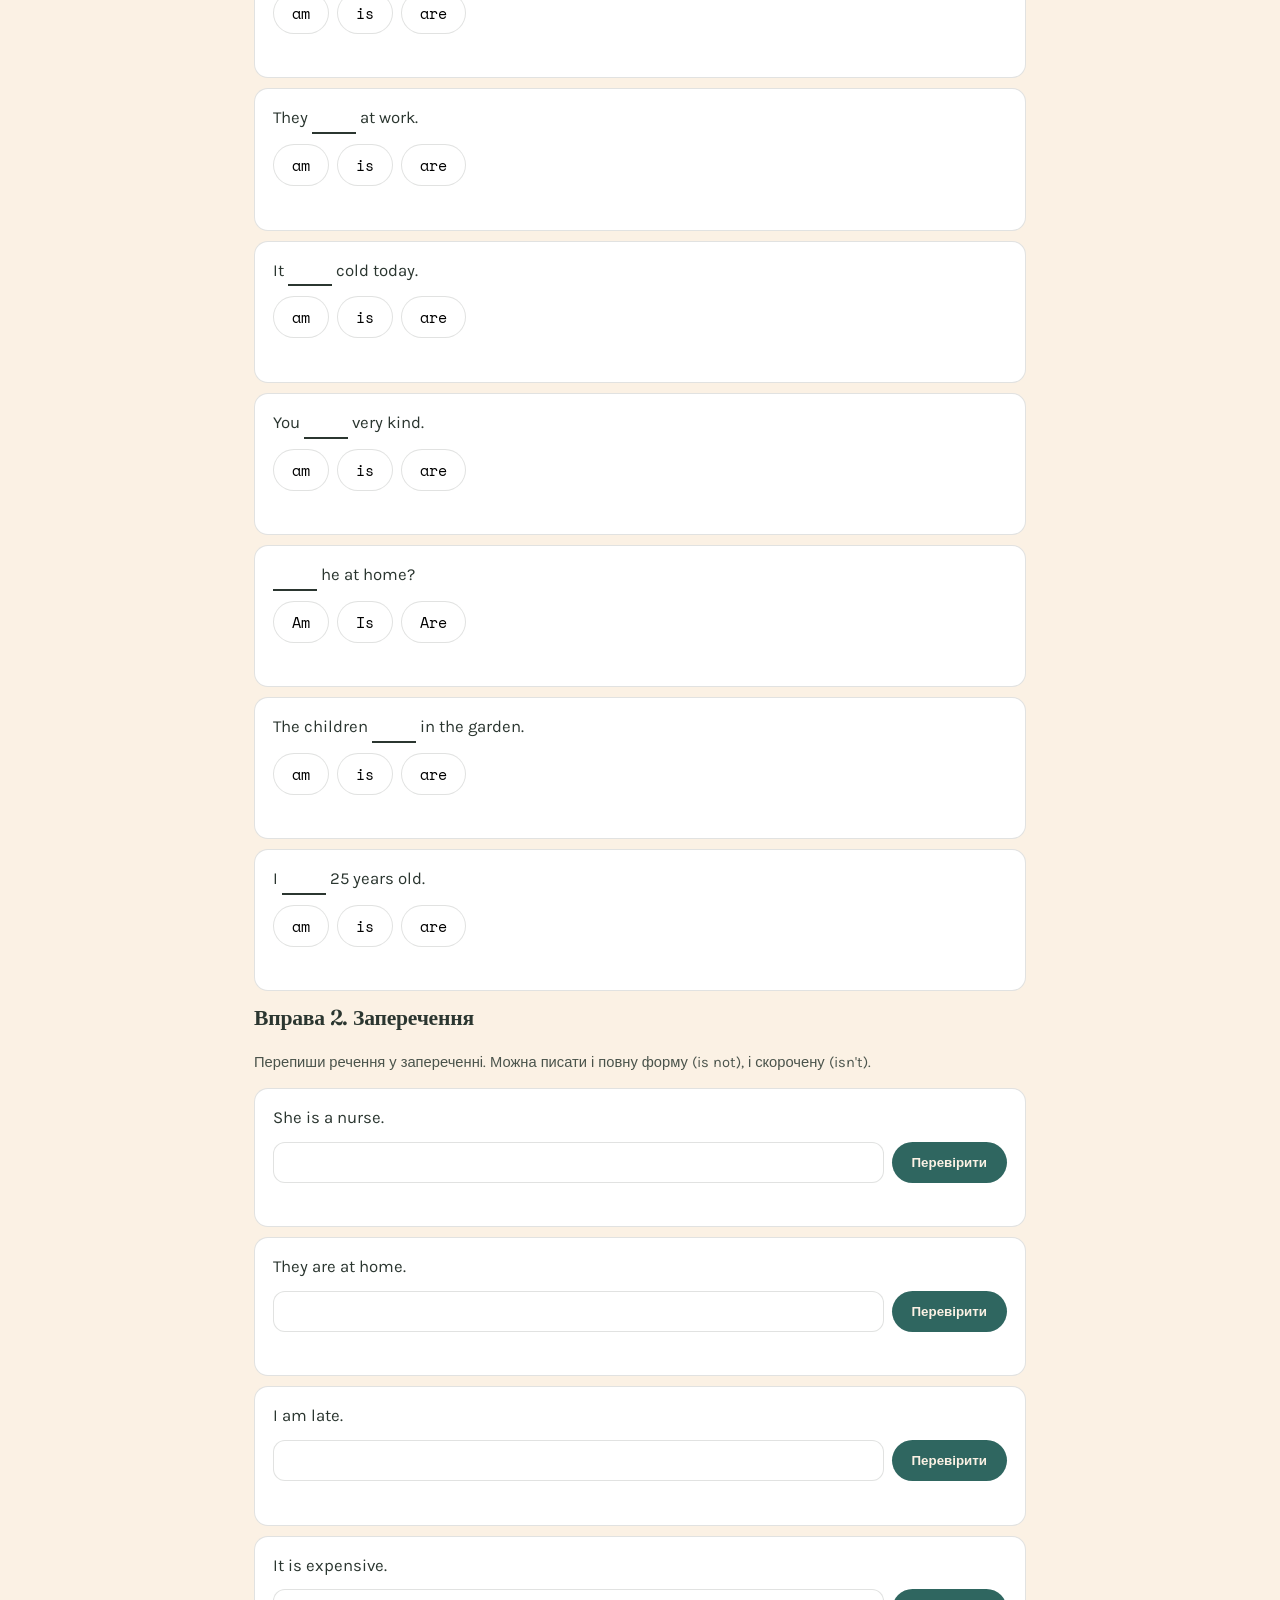
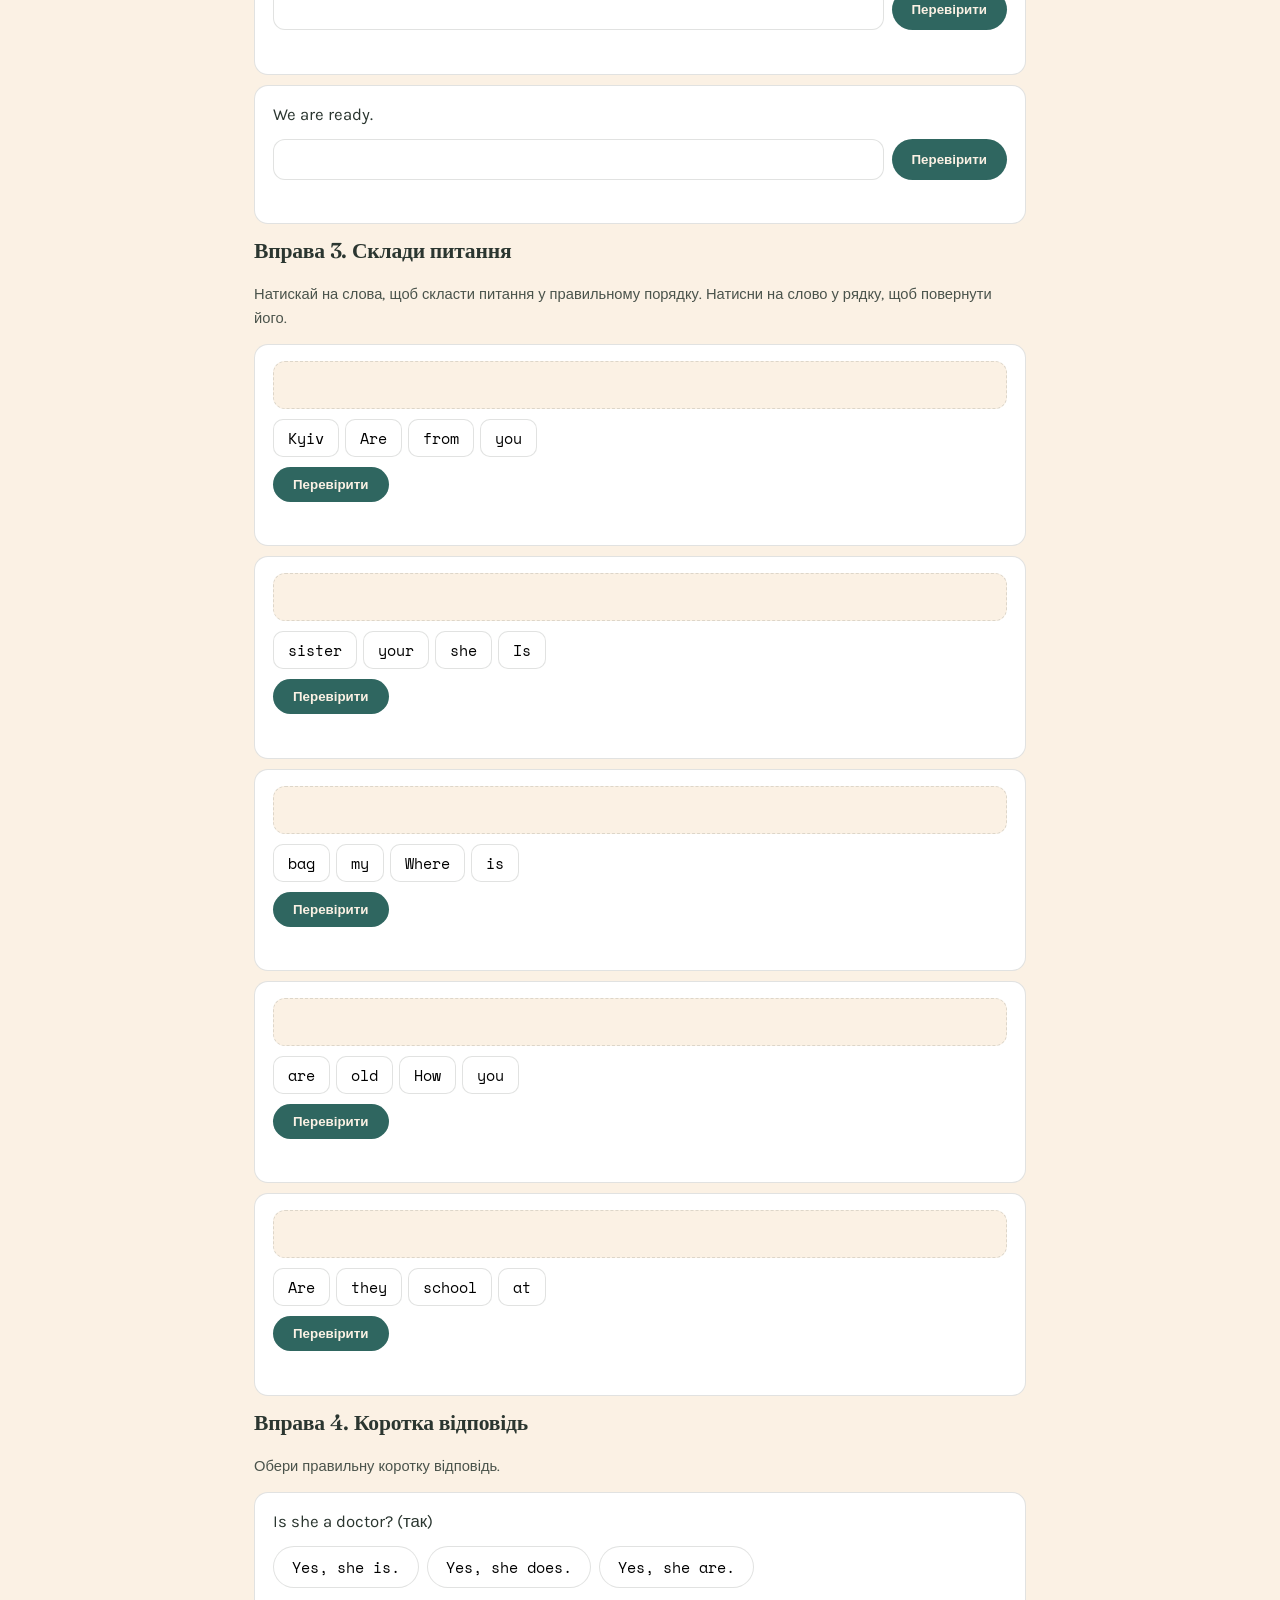
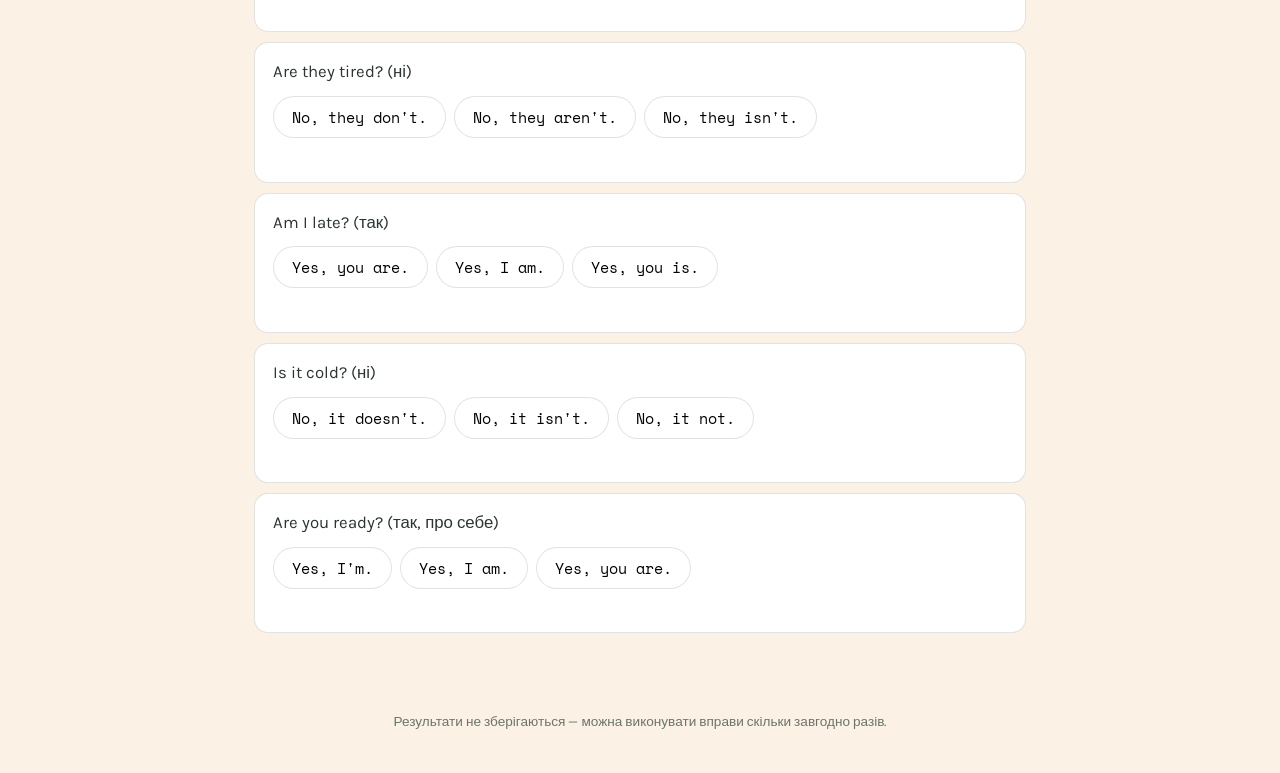
<file: to-be.html>
<!DOCTYPE html>
<html lang="uk">
<head>
<meta charset="UTF-8">
<meta name="viewport" content="width=device-width, initial-scale=1.0">
<title>To be у Present Simple — Микола Стовп'юк</title>
<meta name="description" content="Коротке пояснення дієслова to be (am, is, are) у Present Simple та інтерактивні вправи для закріплення.">
<link rel="preconnect" href="https://fonts.googleapis.com">
<link href="https://fonts.googleapis.com/css2?family=Fraunces:ital,opsz,wght@0,9..144,400;0,9..144,600;1,9..144,500&family=Karla:wght@400;500;600;700&family=Space+Mono:wght@400;700&display=swap" rel="stylesheet">
<style>
  :root{
    --paper:#FBF1E4;
    --paper-soft:#F3E6D3;
    --ink:#2B3630;
    --teal:#2F6660;
    --teal-deep:#1E4642;
    --marigold:#E9A23B;
    --coral:#E2603F;
    --line: rgba(43,54,48,0.14);
    --good:#3f8a5e;
    --bad:#c9503a;
  }
  *{box-sizing:border-box;}
  body{
    margin:0;
    background:var(--paper);
    color:var(--ink);
    font-family:'Karla', sans-serif;
    line-height:1.6;
    -webkit-font-smoothing:antialiased;
  }
  h1,h2,h3{font-family:'Fraunces', serif; margin:0; font-weight:600; letter-spacing:-0.01em;}
  a{color:inherit;}
  button, input{font-family:inherit;}
  .wrap{max-width:820px; margin:0 auto; padding:0 24px;}
  .eyebrow{
    font-family:'Space Mono', monospace;
    font-size:0.78rem;
    color:var(--teal-deep);
    display:inline-flex; align-items:center; gap:10px;
    margin-bottom:14px;
  }
  .eyebrow::before{content:""; width:22px; height:1px; background:var(--coral); display:inline-block;}
  a:focus-visible, button:focus-visible, input:focus-visible{outline:3px solid var(--teal); outline-offset:2px;}
  @media (prefers-reduced-motion: reduce){*{animation:none !important; transition:none !important;}}

  nav{
    position:sticky; top:0; z-index:50;
    background:rgba(251,241,228,0.9);
    backdrop-filter:blur(6px);
    border-bottom:1px solid var(--line);
  }
  nav .wrap{display:flex; align-items:center; justify-content:space-between; padding:16px 24px; max-width:900px;}
  .brand{font-family:'Fraunces', serif; font-size:1.1rem; font-weight:600;}
  .back-link{font-size:0.9rem; text-decoration:none; opacity:0.75;}
  .back-link:hover{opacity:1;}

  header.top{padding:44px 0 6px; text-align:center;}
  header.top h1{font-size:clamp(1.8rem, 4vw, 2.5rem);}
  header.top p{max-width:54ch; margin:12px auto 0; color:#4a534b;}

  main{padding-bottom:70px;}


  .result-box{max-width:460px; margin:26px auto 10px; text-align:center; background:var(--ink); color:var(--paper); border-radius:22px; padding:30px 26px;}
  .result-box .score{font-family:'Fraunces', serif; font-size:2.8rem; color:var(--marigold);}
  .result-box p{color:#d9d3c6; margin:6px 0 0;}
  .result-actions{display:flex; gap:10px; justify-content:center; margin-top:22px;}
  .btn-coral{border:none; background:var(--coral); color:var(--paper); padding:12px 22px; border-radius:100px; font-weight:700; cursor:pointer; font-size:0.9rem;}
  .card{background:#fff; border:1px solid var(--line); border-radius:16px; padding:22px 22px; margin:18px 0;}
  .card h2{font-size:1.35rem; margin-bottom:10px;}
  .card p{margin:8px 0;}
  .ftable{width:100%; border-collapse:collapse; margin:12px 0; font-size:0.95rem;}
  .ftable th, .ftable td{padding:9px 12px; text-align:left; border-bottom:1px solid var(--line);}
  .ftable th{font-family:'Space Mono', monospace; font-size:0.72rem; color:#5c6660; background:var(--paper-soft);}
  .ftable tr:last-child td{border-bottom:none;}
  .ftable .v{font-family:'Space Mono', monospace; font-weight:700; color:var(--teal-deep);}
  .scroll{overflow-x:auto; border:1px solid var(--line); border-radius:12px;}
  .tip{background:var(--paper-soft); border-left:4px solid var(--marigold); border-radius:10px; padding:12px 16px; margin:14px 0; font-size:0.93rem;}
  .ex-eg{font-family:'Space Mono', monospace; font-size:0.85rem;}
  .ex-block h2{font-size:1.35rem; margin-bottom:4px;}
  .ex-block .ex-intro{color:#4a534b; font-size:0.92rem; margin-bottom:14px;}
  .item{background:#fff; border:1px solid var(--line); border-radius:14px; padding:16px 18px; margin-bottom:10px;}
  .item.done-ok{border-color:var(--good); background:#f4fbf6;}
  .item.done-bad{border-color:var(--bad); background:#fdf5f3;}
  .item .q{font-size:1.05rem; margin-bottom:10px;}
  .item .q .gap{display:inline-block; min-width:44px; border-bottom:2px solid var(--ink); text-align:center; font-weight:700; color:var(--teal-deep);}
  .opts{display:flex; gap:8px; flex-wrap:wrap;}
  .opt{border:1.5px solid var(--line); background:#fff; padding:9px 18px; border-radius:100px; font-size:0.95rem; cursor:pointer; font-family:'Space Mono', monospace;}
  .opt:hover:not(:disabled){border-color:var(--teal);}
  .opt.correct{background:var(--good); color:#fff; border-color:var(--good);}
  .opt.wrong{background:var(--bad); color:#fff; border-color:var(--bad);}
  .opt:disabled{cursor:default;}
  .typed{display:flex; gap:8px; flex-wrap:wrap;}
  .typed input{flex:1; min-width:200px; border:1.5px solid var(--line); border-radius:12px; padding:10px 14px; font-size:1rem; background:#fff;}
  .check-btn{border:none; background:var(--teal); color:var(--paper); padding:10px 20px; border-radius:100px; font-weight:700; cursor:pointer;}
  .fb{font-size:0.9rem; margin-top:10px; min-height:1.2em;}
  .fb.ok{color:var(--good); font-weight:700;}
  .fb.bad{color:var(--bad); font-weight:700;}
  .fb .why{display:block; font-weight:400; color:#4a534b; margin-top:2px;}
  .answer-line{min-height:48px; border:1.5px dashed var(--line); border-radius:12px; padding:8px; display:flex; flex-wrap:wrap; gap:6px; margin-bottom:10px; background:var(--paper);}
  .chips{display:flex; flex-wrap:wrap; gap:6px; margin-bottom:10px;}
  .chip{border:1.5px solid var(--line); background:#fff; padding:7px 14px; border-radius:10px; font-size:0.95rem; cursor:pointer; font-family:'Space Mono', monospace;}
  .chip:hover{border-color:var(--teal);}
  .chip:disabled{cursor:default; opacity:0.7;}
  .scorebar{position:sticky; bottom:0; background:rgba(251,241,228,0.95); border-top:1px solid var(--line); padding:10px 24px; text-align:center; font-family:'Space Mono', monospace; font-size:0.82rem; z-index:20;}
  .scorebar b{color:var(--teal-deep);}
  footer{text-align:center; padding:26px 24px 40px; font-size:0.85rem; color:#6b756c;}
  @media (max-width:520px){ .card{padding:18px 16px;} .ftable th, .ftable td{padding:8px 8px; font-size:0.88rem;} }
</style>
</head>
<body>

<nav>
  <div class="wrap">
    <div class="brand">Микола Стовп'юк<span style="color:var(--coral)">.</span></div>
    <a class="back-link" href="ua.html">← На головну</a>
  </div>
</nav>

<header class="top">
  <div class="wrap">
    <span class="eyebrow">/tuː biː/ — Present Simple</span>
    <h1>To be: am, is, are</h1>
    <p>Коротке пояснення і вправи на закріплення. Спочатку прочитай правило, потім виконай завдання.</p>
  </div>
</header>

<main class="wrap">

  <section class="card">
    <h2>Коротко про правило</h2>
    <p>Дієслово <b>to be</b> («бути») у теперішньому часі має три форми. В англійській речення завжди потребує дієслова, тому «Я студент» — це <span class="ex-eg">I am a student.</span></p>
    <div class="scroll"><table class="ftable">
      <tr><th>Підмет</th><th>Форма</th><th>Скорочено</th><th>Приклад</th></tr>
      <tr><td>I</td><td class="v">am</td><td>I'm</td><td>I'm a teacher.</td></tr>
      <tr><td>he / she / it</td><td class="v">is</td><td>he's / she's / it's</td><td>She's from Kyiv.</td></tr>
      <tr><td>you / we / they</td><td class="v">are</td><td>you're / we're / they're</td><td>They're friends.</td></tr>
    </table></div>

    <p><b>Заперечення:</b> додаємо <b>not</b> після дієслова.</p>
    <p class="ex-eg">I am not (I'm not) · he is not (isn't) · they are not (aren't)</p>

    <p><b>Питання:</b> дієслово виходить на перше місце.</p>
    <p class="ex-eg">Are you ready? · Is she at home? · Am I late?</p>

    <p><b>Коротка відповідь:</b> Yes + підмет + форма to be, або No + підмет + форма + not.</p>
    <p class="ex-eg">Are you tired? — Yes, I am. / No, I'm not.<br>Is he a doctor? — Yes, he is. / No, he isn't.</p>

    <div class="tip"><b>Запам'ятай:</b> вік в англійській — теж через to be: <span class="ex-eg">I am 25.</span> (не «I have 25»). Те саме з емоціями: <span class="ex-eg">I am hungry / tired / happy.</span><br>
    У короткій ствердній відповіді скорочення не вживаємо: <span class="ex-eg">Yes, I am.</span> (не «Yes, I'm»).</div>
  </section>

  <div id="exercises"></div>

  <div class="result-box" id="result" style="display:none;"></div>
</main>

<div class="scorebar" id="scorebar">Виконано: <b>0</b> з <b id="total">0</b> · Правильно: <b>0</b></div>

<footer>Результати не зберігаються — можна виконувати вправи скільки завгодно разів.</footer>

<script>
/* PURE:START */
function norm(s){
  return String(s).toLowerCase().replace(/[\u2018\u2019`]/g, "'").replace(/[.?!]+$/,'').replace(/\s+/g,' ').trim();
}
function checkTyped(input, answers){
  return answers.some(a => norm(a) === norm(input));
}
function shuffle(arr){
  const a = arr.slice();
  for(let i=a.length-1;i>0;i--){ const j = Math.floor(Math.random()*(i+1)); [a[i],a[j]] = [a[j],a[i]]; }
  return a;
}
function shuffleDifferent(arr){
  if(arr.length < 2) return arr.slice();
  let s, tries = 0;
  do { s = shuffle(arr); tries++; } while(s.join(' ') === arr.join(' ') && tries < 20);
  return s;
}
/* PURE:END */

const EXERCISES = [
  {
    id:'choose', type:'choice',
    title:'Вправа 1. Am, is чи are?',
    intro:'Обери правильну форму to be.',
    items:[
      {q:'I ___ a teacher.', opts:['am','is','are'], a:'am'},
      {q:'She ___ from Ukraine.', opts:['am','is','are'], a:'is', why:'she → is'},
      {q:'We ___ friends.', opts:['am','is','are'], a:'are', why:'we → are'},
      {q:'My brother ___ a doctor.', opts:['am','is','are'], a:'is', why:'my brother = he → is'},
      {q:'They ___ at work.', opts:['am','is','are'], a:'are'},
      {q:'It ___ cold today.', opts:['am','is','are'], a:'is'},
      {q:'You ___ very kind.', opts:['am','is','are'], a:'are', why:'you → завжди are'},
      {q:'___ he at home?', opts:['Am','Is','Are'], a:'Is', why:'у питанні дієслово стоїть першим'},
      {q:'The children ___ in the garden.', opts:['am','is','are'], a:'are', why:'the children = they → are'},
      {q:'I ___ 25 years old.', opts:['am','is','are'], a:'am', why:'вік: I am 25'}
    ]
  },
  {
    id:'negative', type:'typed',
    title:'Вправа 2. Заперечення',
    intro:'Перепиши речення у запереченні. Можна писати і повну форму (is not), і скорочену (isn\'t).',
    items:[
      {q:'She is a nurse.', answers:["She isn't a nurse","She is not a nurse","She's not a nurse"], show:"She isn't a nurse."},
      {q:'They are at home.', answers:["They aren't at home","They are not at home","They're not at home"], show:"They aren't at home."},
      {q:'I am late.', answers:["I'm not late","I am not late"], show:"I'm not late.", why:'«I amn\'t» не існує — кажемо I\'m not'},
      {q:'It is expensive.', answers:["It isn't expensive","It is not expensive","It's not expensive"], show:"It isn't expensive."},
      {q:'We are ready.', answers:["We aren't ready","We are not ready","We're not ready"], show:"We aren't ready."}
    ]
  },
  {
    id:'order', type:'order',
    title:'Вправа 3. Склади питання',
    intro:'Натискай на слова, щоб скласти питання у правильному порядку. Натисни на слово у рядку, щоб повернути його.',
    items:[
      {words:['Are','you','from','Kyiv'], a:'Are you from Kyiv?'},
      {words:['Is','she','your','sister'], a:'Is she your sister?'},
      {words:['Where','is','my','bag'], a:'Where is my bag?'},
      {words:['How','old','are','you'], a:'How old are you?'},
      {words:['Are','they','at','school'], a:'Are they at school?'}
    ]
  },
  {
    id:'short', type:'choice',
    title:'Вправа 4. Коротка відповідь',
    intro:'Обери правильну коротку відповідь.',
    items:[
      {q:'Is she a doctor? (так)', opts:['Yes, she is.','Yes, she does.','Yes, she are.'], a:'Yes, she is.'},
      {q:'Are they tired? (ні)', opts:["No, they don't.","No, they aren't.","No, they isn't."], a:"No, they aren't."},
      {q:'Am I late? (так)', opts:['Yes, you are.','Yes, I am.','Yes, you is.'], a:'Yes, you are.', why:'відповідаємо від другої особи: питають про «I», ти кажеш «you»'},
      {q:'Is it cold? (ні)', opts:["No, it doesn't.","No, it isn't.","No, it not."], a:"No, it isn't."},
      {q:'Are you ready? (так, про себе)', opts:["Yes, I'm.",'Yes, I am.','Yes, you are.'], a:'Yes, I am.', why:'у короткій ствердній відповіді не скорочуємо'}
    ]
  }
];

const root = document.getElementById('exercises');
let answered = 0, correct = 0, total = 0;
EXERCISES.forEach(e => total += e.items.length);
document.getElementById('total').textContent = total;

function updateScore(){
  const bar = document.getElementById('scorebar');
  bar.innerHTML = 'Виконано: <b>'+answered+'</b> з <b>'+total+'</b> · Правильно: <b>'+correct+'</b>';
  if(answered === total){ showResult(); }
}
function finish(card, ok, fb, html){
  card.classList.add(ok ? 'done-ok' : 'done-bad');
  fb.className = 'fb ' + (ok ? 'ok' : 'bad');
  fb.innerHTML = html;
  answered++; if(ok) correct++;
  updateScore();
}
function whyHtml(why){ return why ? '<span class="why">'+why+'</span>' : ''; }

function buildChoice(item, card, fb){
  const q = document.createElement('div'); q.className='q';
  q.innerHTML = item.q.replace('___','<span class="gap">&nbsp;&nbsp;&nbsp;</span>');
  card.appendChild(q);
  const wrap = document.createElement('div'); wrap.className='opts';
  item.opts.forEach(o => {
    const b = document.createElement('button'); b.className='opt'; b.textContent=o;
    b.addEventListener('click', () => {
      const ok = o === item.a;
      wrap.querySelectorAll('button').forEach(x => { x.disabled = true; if(x.textContent === item.a) x.classList.add('correct'); });
      if(!ok) b.classList.add('wrong');
      finish(card, ok, fb, ok ? 'Правильно!' + whyHtml(item.why) : 'Правильна відповідь: ' + item.a + whyHtml(item.why));
    });
    wrap.appendChild(b);
  });
  card.appendChild(wrap);
}
function buildTyped(item, card, fb){
  const q = document.createElement('div'); q.className='q'; q.textContent = item.q;
  card.appendChild(q);
  const row = document.createElement('div'); row.className='typed';
  const inp = document.createElement('input'); inp.type='text'; inp.autocomplete='off'; inp.autocapitalize='off'; inp.spellcheck=false;
  inp.setAttribute('aria-label','Твоя відповідь');
  const btn = document.createElement('button'); btn.className='check-btn'; btn.textContent='Перевірити';
  function go(){
    if(!inp.value.trim() || inp.disabled) return;
    const ok = checkTyped(inp.value, item.answers);
    inp.disabled = true; btn.disabled = true;
    finish(card, ok, fb, ok ? 'Правильно!' + whyHtml(item.why) : 'Правильна відповідь: ' + item.show + whyHtml(item.why));
  }
  btn.addEventListener('click', go);
  inp.addEventListener('keydown', e => { if(e.key === 'Enter') go(); });
  row.appendChild(inp); row.appendChild(btn); card.appendChild(row);
}
function buildOrder(item, card, fb){
  const line = document.createElement('div'); line.className='answer-line';
  const pool = document.createElement('div'); pool.className='chips';
  const btn = document.createElement('button'); btn.className='check-btn'; btn.textContent='Перевірити'; btn.disabled = true;
  const chosen = [];
  const tokens = shuffleDifferent(item.words).map((w,i) => ({w, i, used:false}));
  function redraw(){
    line.innerHTML = ''; pool.innerHTML = '';
    chosen.forEach(t => {
      const c = document.createElement('button'); c.className='chip'; c.textContent=t.w;
      c.addEventListener('click', () => { t.used = false; chosen.splice(chosen.indexOf(t),1); redraw(); });
      line.appendChild(c);
    });
    tokens.filter(t => !t.used).forEach(t => {
      const c = document.createElement('button'); c.className='chip'; c.textContent=t.w;
      c.addEventListener('click', () => { t.used = true; chosen.push(t); redraw(); });
      pool.appendChild(c);
    });
    btn.disabled = chosen.length !== tokens.length;
  }
  btn.addEventListener('click', () => {
    const attempt = chosen.map(t => t.w).join(' ');
    const ok = norm(attempt) === norm(item.a);
    line.querySelectorAll('button').forEach(x => x.disabled = true);
    btn.disabled = true;
    finish(card, ok, fb, ok ? 'Правильно: ' + item.a : 'Правильна відповідь: ' + item.a);
  });
  card.appendChild(line); card.appendChild(pool); card.appendChild(btn);
  redraw();
}

function render(){
  root.innerHTML = ''; answered = 0; correct = 0;
  document.getElementById('result').style.display = 'none';
  EXERCISES.forEach(ex => {
    const block = document.createElement('section'); block.className='ex-block';
    block.innerHTML = '<h2></h2><p class="ex-intro"></p>';
    block.querySelector('h2').textContent = ex.title;
    block.querySelector('.ex-intro').textContent = ex.intro;
    ex.items.forEach(item => {
      const card = document.createElement('div'); card.className='item';
      const fb = document.createElement('div'); fb.className='fb'; fb.setAttribute('aria-live','polite');
      if(ex.type === 'choice') buildChoice(item, card, fb);
      else if(ex.type === 'typed') buildTyped(item, card, fb);
      else buildOrder(item, card, fb);
      card.appendChild(fb);
      block.appendChild(card);
    });
    root.appendChild(block);
  });
  updateScore();
}

function showResult(){
  const r = document.getElementById('result');
  const pct = Math.round(correct / total * 100);
  let msg = pct === 100 ? 'Чудово, без жодної помилки!' : pct >= 80 ? 'Дуже добре! Ще трохи — і ідеально.' : pct >= 50 ? 'Непогано. Перечитай правило і спробуй ще раз.' : 'Перечитай правило вгорі і спробуй ще раз — вийде!';
  r.innerHTML = '<div class="score">'+correct+' / '+total+'</div><p>'+msg+'</p><div class="result-actions"><button class="btn-coral" id="again">Спробувати ще раз</button></div>';
  r.style.display = 'block';
  document.getElementById('again').addEventListener('click', () => { render(); window.scrollTo({top:0, behavior:'smooth'}); });
}

render();
</script>
</body>
</html>
</file>
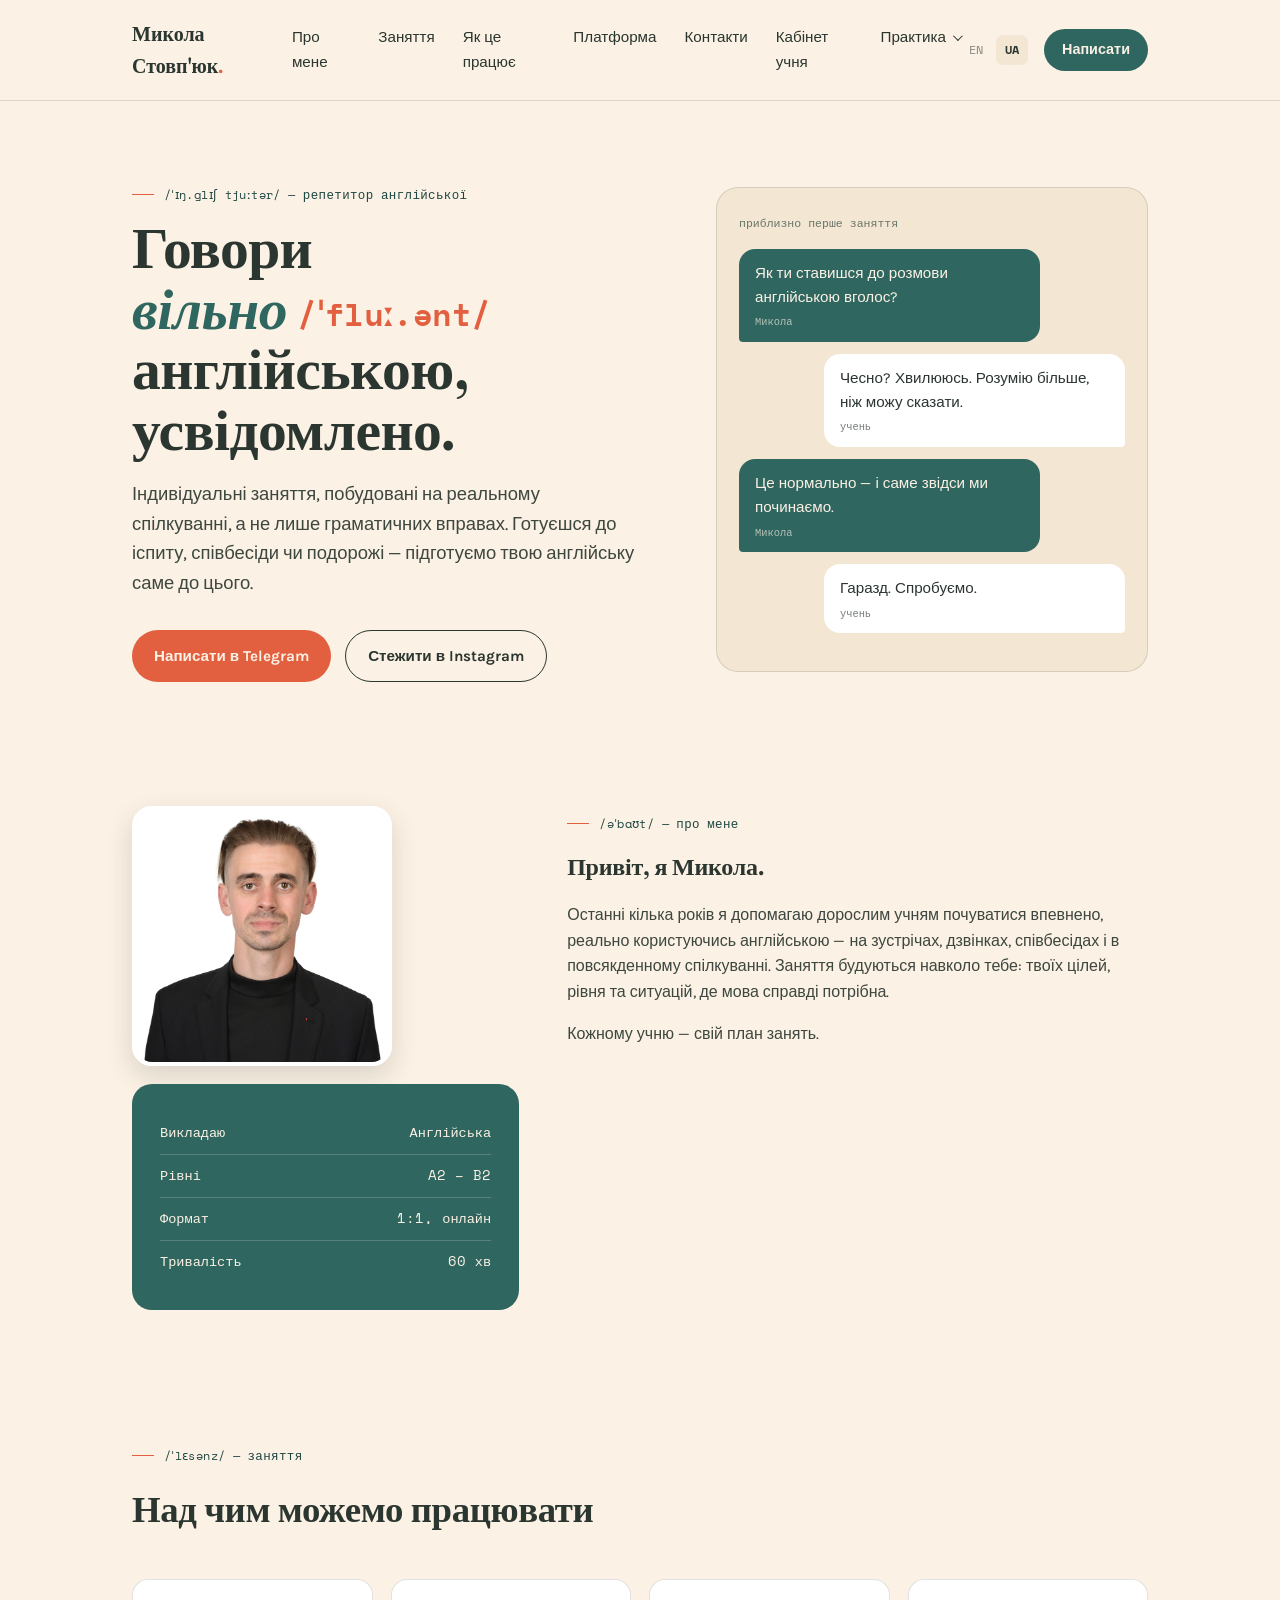
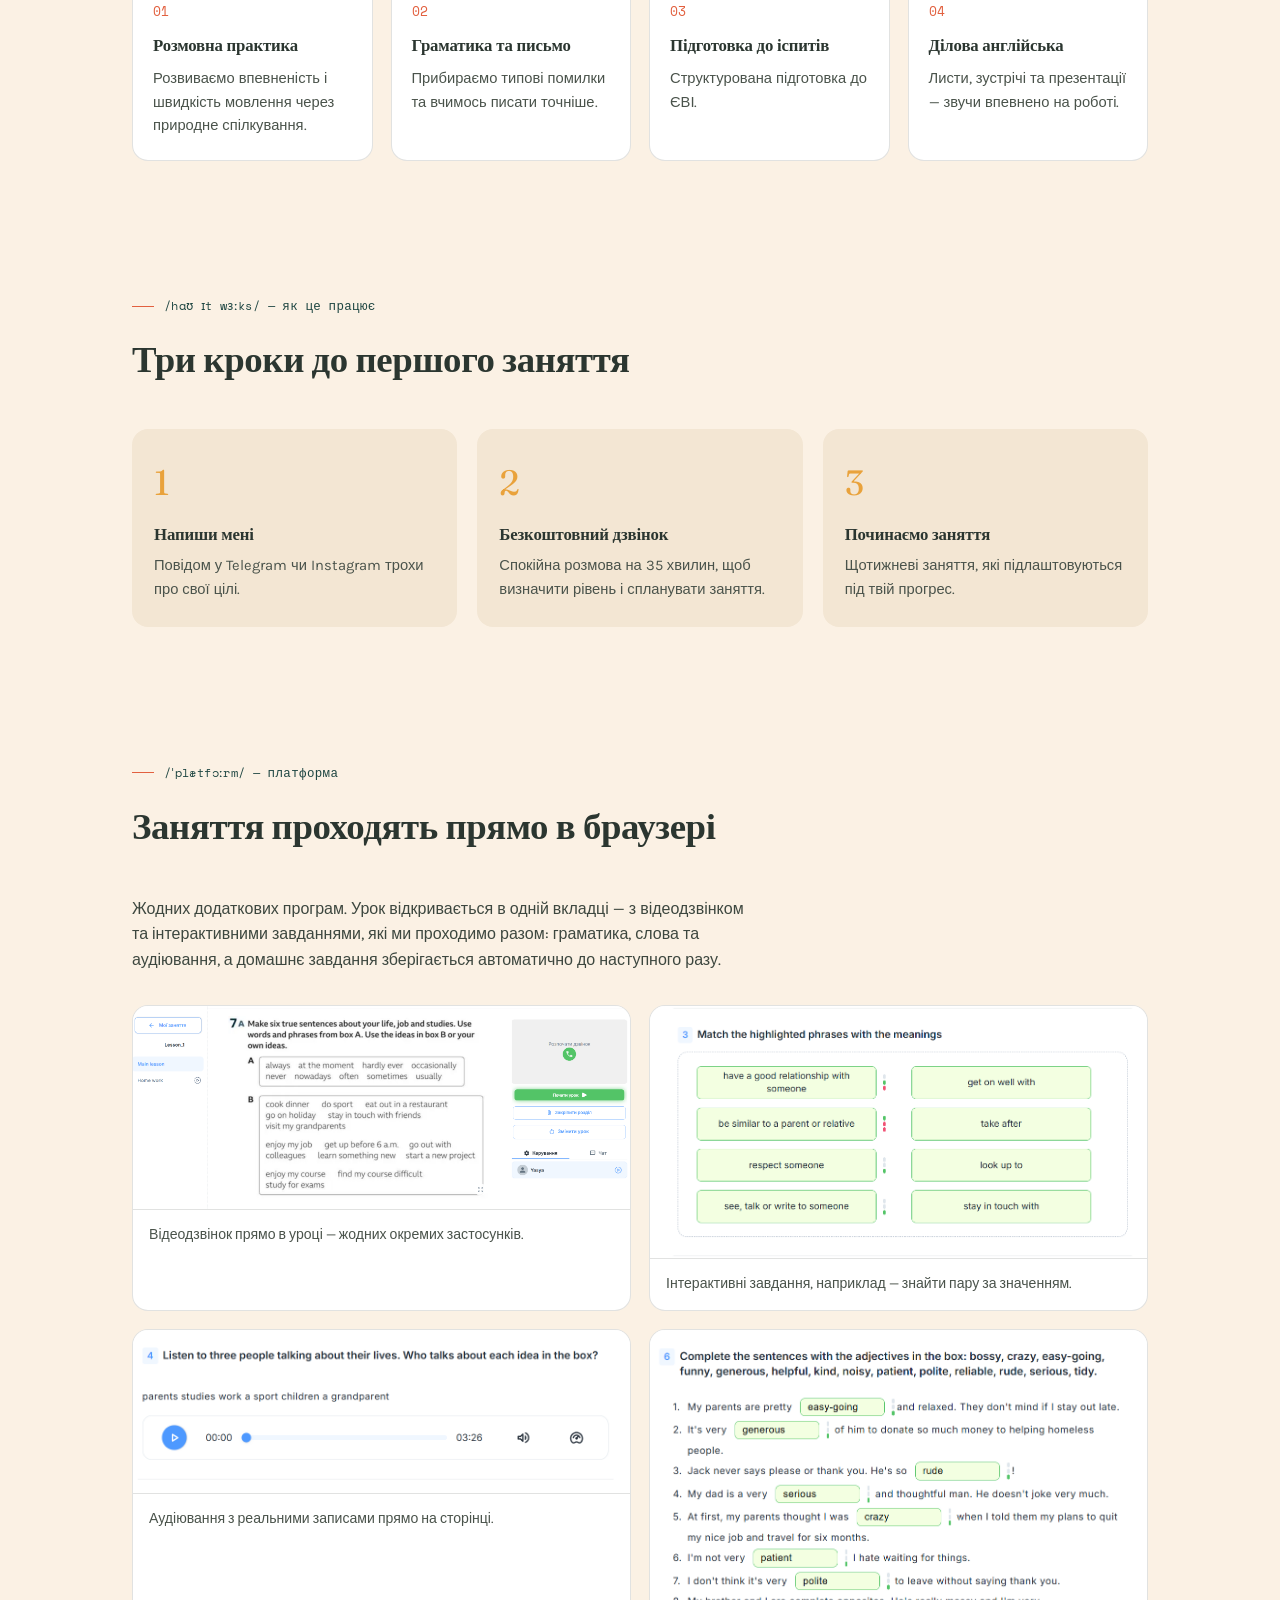
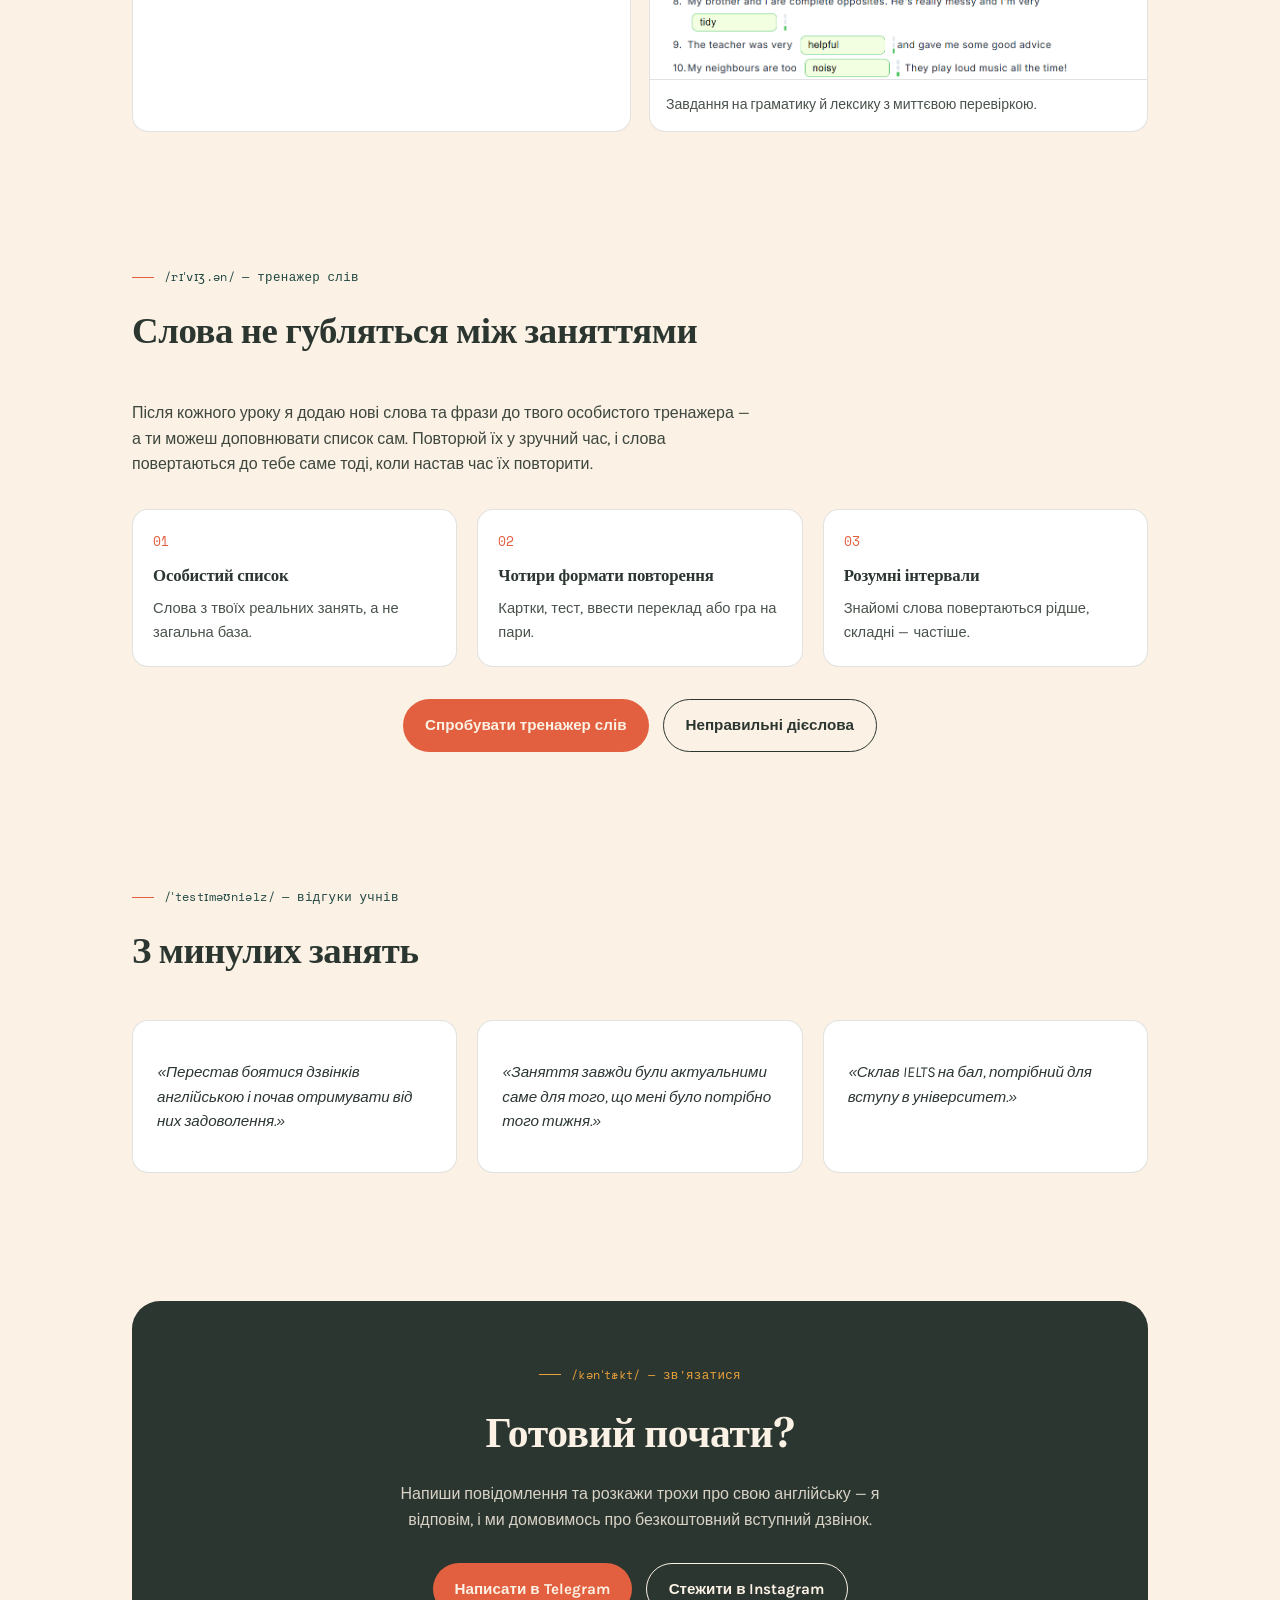
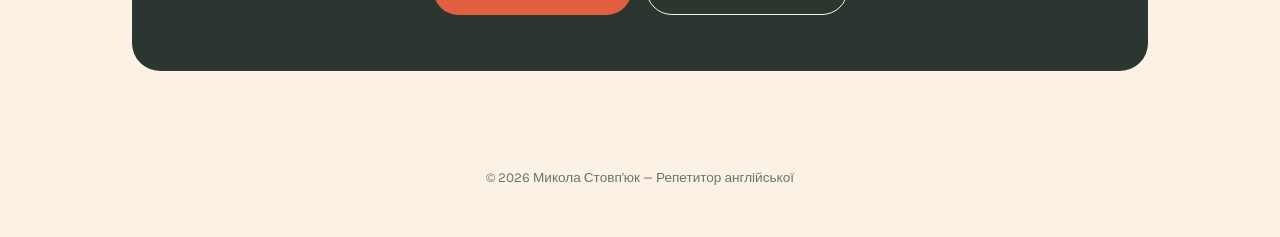
<file: ua.html>
<!DOCTYPE html>
<html lang="uk">
<head>
<meta charset="UTF-8">
<meta name="viewport" content="width=device-width, initial-scale=1.0">
<title>Микола Стовп'юк — Репетитор англійської</title>
<meta name="description" content="Вивчай англійську впевнено. Індивідуальні заняття, підготовка до іспитів та ділова англійська з Миколою Стовп'юком.">
<link rel="preconnect" href="https://fonts.googleapis.com">
<link href="https://fonts.googleapis.com/css2?family=Fraunces:ital,opsz,wght@0,9..144,400;0,9..144,600;1,9..144,500&family=Karla:wght@400;500;600;700&family=Space+Mono:wght@400;700&display=swap" rel="stylesheet">
<style>
  :root{
    --paper:#FBF1E4;
    --paper-soft:#F3E6D3;
    --ink:#2B3630;
    --teal:#2F6660;
    --teal-deep:#1E4642;
    --marigold:#E9A23B;
    --coral:#E2603F;
    --line: rgba(43,54,48,0.14);
  }

  *{box-sizing:border-box;}
  html{scroll-behavior:smooth;}
  body{
    margin:0;
    background:var(--paper);
    color:var(--ink);
    font-family:'Karla', sans-serif;
    line-height:1.6;
    -webkit-font-smoothing:antialiased;
  }
  h1,h2,h3{
    font-family:'Fraunces', serif;
    margin:0;
    font-weight:600;
    letter-spacing:-0.01em;
  }
  a{color:inherit;}
  .wrap{
    max-width:1080px;
    margin:0 auto;
    padding:0 32px;
  }
  .eyebrow{
    font-family:'Space Mono', monospace;
    font-size:0.78rem;
    letter-spacing:0.03em;
    color:var(--teal-deep);
    display:inline-flex;
    align-items:center;
    gap:10px;
    margin-bottom:14px;
  }
  .eyebrow::before{
    content:"";
    width:22px;
    height:1px;
    background:var(--coral);
    display:inline-block;
  }

  a:focus-visible, button:focus-visible{
    outline:3px solid var(--teal);
    outline-offset:3px;
  }

  @media (prefers-reduced-motion: reduce){
    *{animation:none !important; transition:none !important;}
  }

  /* ---------- NAV ---------- */
  nav{
    position:sticky; top:0; z-index:50;
    background:rgba(251,241,228,0.88);
    backdrop-filter:blur(6px);
    border-bottom:1px solid var(--line);
  }
  nav .wrap{
    display:flex; align-items:center; justify-content:space-between;
    padding-top:18px; padding-bottom:18px;
  }
  .brand{
    font-family:'Fraunces', serif;
    font-size:1.25rem;
    font-weight:600;
  }
  .brand span{color:var(--coral);}
  nav .links{display:flex; gap:28px; font-size:0.95rem;}
  nav .links a{text-decoration:none; border-bottom:1px solid transparent;}
  nav .links a:hover{border-bottom-color:var(--coral);}
  .nav-right{display:flex; align-items:center; gap:16px;}
  .menu-toggle{
    display:none;
    border:none; background:none; cursor:pointer;
    width:34px; height:34px; padding:0;
    flex-direction:column; justify-content:center; align-items:center; gap:5px;
  }
  .menu-toggle span{
    display:block; width:22px; height:2px; background:var(--ink); border-radius:2px;
  }
  .lang-switch{
    display:flex; gap:4px;
    font-family:'Space Mono', monospace;
    font-size:0.78rem;
  }
  .lang-link{
    padding:5px 9px;
    border-radius:7px;
    text-decoration:none;
    color:var(--ink);
    opacity:0.55;
  }
  .lang-link:hover{opacity:0.9;}
  .lang-link.active{
    opacity:1;
    background:var(--paper-soft);
    font-weight:700;
  }
  .nav-cta{
    background:var(--teal);
    color:var(--paper);
    padding:9px 18px;
    border-radius:100px;
    text-decoration:none;
    font-size:0.9rem;
    font-weight:600;
    white-space:nowrap;
  }
  .nav-cta:hover{background:var(--teal-deep);}
  .dropdown{position:relative;}
  .dropdown-toggle{
    border:none; background:none; padding:0; cursor:pointer;
    font:inherit; color:inherit;
    border-bottom:1px solid transparent;
    display:inline-flex; align-items:center; gap:7px;
  }
  .dropdown-toggle:hover{border-bottom-color:var(--coral);}
  .dropdown-toggle::after{
    content:""; width:6px; height:6px;
    border-right:1.5px solid currentColor; border-bottom:1.5px solid currentColor;
    transform:rotate(45deg) translateY(-2px);
  }
  .dropdown-menu{
    display:none; position:absolute; top:calc(100% + 14px); left:-14px;
    flex-direction:column; min-width:230px;
    background:var(--paper); border:1px solid var(--line); border-radius:14px;
    padding:8px; box-shadow:0 14px 28px rgba(43,54,48,0.12);
  }
  .dropdown.open .dropdown-menu{display:flex;}
  nav .links .dropdown-menu a{padding:10px 12px; border-radius:8px; border-bottom:none; white-space:nowrap;}
  nav .links .dropdown-menu a:hover{background:var(--paper-soft);}
  @media (max-width:720px){
    nav .links{
      display:none;
      position:absolute;
      top:100%; left:0; right:0;
      flex-direction:column;
      gap:0;
      background:var(--paper);
      border-bottom:1px solid var(--line);
      box-shadow:0 12px 20px rgba(43,54,48,0.08);
    }
    nav .links.open{display:flex;}
    nav .links a{
      padding:14px 24px;
      border-bottom:1px solid var(--line);
    }
    nav{position:sticky;}
    .menu-toggle{display:flex;}
    .dropdown-toggle{display:none;}
    .dropdown-menu{
      display:flex; position:static; min-width:0;
      background:transparent; border:none; border-radius:0; padding:0; box-shadow:none;
    }
    nav .links .dropdown-menu a{padding:14px 24px; border-radius:0; border-bottom:1px solid var(--line);}
  }

  /* ---------- HERO ---------- */
  header.hero{
    padding:76px 0 60px;
    overflow:hidden;
  }
  .hero-grid{
    display:grid;
    grid-template-columns:1.1fr 0.9fr;
    gap:56px;
    align-items:center;
  }
  @media (max-width:860px){
    .hero-grid{grid-template-columns:1fr;}
  }
  .hero h1{
    font-size:clamp(2.4rem, 5vw, 3.6rem);
    line-height:1.05;
  }
  .hero h1 em{
    font-style:italic;
    color:var(--teal);
  }
  .phonetic{
    font-family:'Space Mono', monospace;
    color:var(--coral);
    font-size:0.55em;
    vertical-align:middle;
    margin-left:10px;
    white-space:nowrap;
  }
  .hero p.lede{
    margin-top:20px;
    font-size:1.15rem;
    max-width:46ch;
    color:#3d473f;
  }
  .hero-actions{
    margin-top:32px;
    display:flex;
    gap:14px;
    flex-wrap:wrap;
  }
  .btn{
    display:inline-flex;
    align-items:center;
    gap:10px;
    padding:13px 22px;
    border-radius:100px;
    text-decoration:none;
    font-weight:700;
    font-size:0.95rem;
    transition:transform .15s ease, background .15s ease;
  }
  .btn:hover{transform:translateY(-2px);}
  .btn-primary{background:var(--coral); color:var(--paper);}
  .btn-primary:hover{background:#c94f34;}
  .btn-secondary{background:transparent; color:var(--ink); border:1.5px solid var(--ink);}
  .btn-secondary:hover{background:var(--ink); color:var(--paper);}

  .convo{
    background:var(--paper-soft);
    border:1px solid var(--line);
    border-radius:22px;
    padding:26px 22px;
    position:relative;
    min-height:340px;
  }
  .convo-label{
    font-family:'Space Mono', monospace;
    font-size:0.72rem;
    color:#6b756c;
    margin-bottom:16px;
    display:block;
  }
  .bubble{
    max-width:78%;
    padding:12px 16px;
    border-radius:16px;
    margin-bottom:12px;
    font-size:0.95rem;
    opacity:0;
    transform:translateY(8px);
    animation:rise .5s ease forwards;
  }
  .bubble .tag{
    display:block;
    font-family:'Space Mono', monospace;
    font-size:0.65rem;
    opacity:0.65;
    margin-top:4px;
  }
  .bubble.tutor{
    background:var(--teal);
    color:var(--paper);
    border-bottom-left-radius:4px;
    animation-delay:0.2s;
  }
  .bubble.student{
    background:#fff;
    color:var(--ink);
    margin-left:auto;
    border-bottom-right-radius:4px;
    animation-delay:1.1s;
  }
  .bubble.tutor.b2{animation-delay:2.1s;}
  .bubble.student.b2{animation-delay:3.0s;}
  @keyframes rise{
    to{opacity:1; transform:translateY(0);}
  }

  /* ---------- SECTIONS ---------- */
  section{padding:64px 0;}
  .section-head{max-width:60ch; margin-bottom:40px;}
  .section-head h2{font-size:clamp(1.7rem,3vw,2.3rem);}

  /* about */
  .about-grid{
    display:grid;
    grid-template-columns:0.8fr 1.2fr;
    gap:48px;
    align-items:flex-start;
  }
  @media (max-width:820px){.about-grid{grid-template-columns:1fr;}}
  .about-visual{
    display:flex;
    flex-direction:column;
    gap:18px;
  }
  .profile-photo{
    width:100%;
    max-width:260px;
    aspect-ratio:1/1;
    object-fit:cover;
    border-radius:20px;
    border:4px solid #fff;
    box-shadow:0 10px 26px rgba(43,54,48,0.16);
  }
  .about-card{
    background:var(--teal);
    color:var(--paper);
    border-radius:20px;
    padding:28px;
    font-family:'Space Mono', monospace;
    font-size:0.85rem;
  }
  .about-card .row{
    display:flex;
    justify-content:space-between;
    padding:10px 0;
    border-bottom:1px solid rgba(251,241,228,0.2);
  }
  .about-card .row:last-child{border-bottom:none;}
  .about p{color:#3d473f; max-width:62ch;}

  /* offerings */
  .offer-grid{
    display:grid;
    grid-template-columns:repeat(4,1fr);
    gap:18px;
  }
  @media (max-width:900px){.offer-grid{grid-template-columns:repeat(2,1fr);}}
  @media (max-width:520px){.offer-grid{grid-template-columns:1fr;}}
  .offer-card{
    background:#fff;
    border:1px solid var(--line);
    border-radius:16px;
    padding:22px 20px;
  }
  .offer-card .mark{
    font-family:'Space Mono', monospace;
    color:var(--coral);
    font-size:0.8rem;
    margin-bottom:10px;
    display:block;
  }
  .offer-card h3{font-size:1.05rem; font-weight:600; margin-bottom:8px;}
  .offer-card p{font-size:0.92rem; color:#4a534b; margin:0;}

  /* how it works */
  .steps{
    display:grid;
    grid-template-columns:repeat(3,1fr);
    gap:20px;
    counter-reset:step;
  }
  @media (max-width:820px){.steps{grid-template-columns:1fr;}}
  .trainer-features{
    display:grid;
    grid-template-columns:repeat(3,1fr);
    gap:20px;
    margin-bottom:32px;
  }
  @media (max-width:820px){.trainer-features{grid-template-columns:1fr;}}
  .step{
    background:var(--paper-soft);
    border-radius:16px;
    padding:26px 22px;
    position:relative;
    counter-increment:step;
  }
  .step::before{
    content:counter(step);
    font-family:'Fraunces', serif;
    font-size:2.2rem;
    color:var(--marigold);
    display:block;
    margin-bottom:10px;
  }
  .step h3{font-size:1.05rem; margin-bottom:6px;}
  .step p{font-size:0.92rem; color:#4a534b; margin:0;}

  /* platform gallery */
  .platform-grid{
    display:grid;
    grid-template-columns:repeat(2,1fr);
    gap:18px;
  }
  @media (max-width:700px){.platform-grid{grid-template-columns:1fr;}}
  .platform-shot{
    background:#fff;
    border:1px solid var(--line);
    border-radius:16px;
    overflow:hidden;
  }
  .platform-shot img{
    display:block;
    width:100%;
    height:auto;
    border-bottom:1px solid var(--line);
  }
  .platform-shot .cap{
    padding:14px 16px;
    font-size:0.88rem;
    color:#4a534b;
  }
  .platform-intro{max-width:62ch; color:#3d473f; margin-bottom:32px;}

  /* testimonials */
  .quotes{
    display:grid;
    grid-template-columns:repeat(3,1fr);
    gap:20px;
  }
  @media (max-width:900px){.quotes{grid-template-columns:1fr;}}
  .quote{
    background:#fff;
    border:1px solid var(--line);
    border-radius:16px;
    padding:24px;
  }
  .quote p{font-size:0.95rem; font-style:italic;}
  .quote .who{
    font-family:'Space Mono', monospace;
    font-size:0.75rem;
    color:var(--teal-deep);
    font-style:normal;
    margin-top:12px;
    display:block;
  }

  /* contact / footer */
  .contact{
    background:var(--ink);
    color:var(--paper);
    border-radius:28px;
    padding:56px 40px;
    text-align:center;
  }
  .contact .eyebrow{color:var(--marigold);}
  .contact .eyebrow::before{background:var(--marigold);}
  .contact h2{color:var(--paper); font-size:clamp(1.8rem,4vw,2.6rem);}
  .contact p{max-width:52ch; margin:16px auto 0; color:#d9d3c6;}
  .contact .hero-actions{justify-content:center; margin-top:30px;}
  .contact .btn-secondary{border-color:var(--paper); color:var(--paper);}
  .contact .btn-secondary:hover{background:var(--paper); color:var(--ink);}

  footer{
    padding:32px 0 48px;
    text-align:center;
    font-size:0.85rem;
    color:#6b756c;
  }
</style>
</head>
<body>

<nav>
  <div class="wrap">
    <div class="brand">Микола Стовп'юк<span>.</span></div>
    <div class="links">
      <a href="#about">Про мене</a>
      <a href="#offerings">Заняття</a>
      <a href="#how">Як це працює</a>
      <a href="#platform">Платформа</a>
      <a href="#contact">Контакти</a>
      <a href="cabinet.html">Кабінет учня</a>
      <div class="dropdown">
        <button class="dropdown-toggle" id="practiceToggle" aria-expanded="false" aria-haspopup="true">Практика</button>
        <div class="dropdown-menu">
          <a href="trainer.html">Тренажер слів</a>
          <a href="to-be.html">To be (Present Simple)</a>
          <a href="to-be-past.html">To be: Present і Past</a>
          <a href="irregular-verbs.html">Неправильні дієслова</a>
          <a href="level-test.html">Тест на рівень</a>
        </div>
      </div>
    </div>
    <div class="nav-right">
      <div class="lang-switch">
        <a href="index.html" class="lang-link">EN</a>
        <a href="ua.html" class="lang-link active">UA</a>
      </div>
      <a class="nav-cta" href="https://t.me/kolyastovpyuk" target="_blank" rel="noopener">Написати</a>
      <button class="menu-toggle" id="menuToggle" aria-label="Меню" aria-expanded="false">
        <span></span><span></span><span></span>
      </button>
    </div>
  </div>
</nav>

<header class="hero">
  <div class="wrap hero-grid">
    <div>
      <span class="eyebrow">/ˈɪŋ.ɡlɪʃ tjuːtər/ — репетитор англійської</span>
      <h1>Говори <em>вільно</em><span class="phonetic">/ˈfluː.ənt/</span><br>англійською, усвідомлено.</h1>
      <p class="lede">Індивідуальні заняття, побудовані на реальному спілкуванні, а не лише граматичних вправах. Готуєшся до іспиту, співбесіди чи подорожі — підготуємо твою англійську саме до цього.</p>
      <div class="hero-actions">
        <a class="btn btn-primary" href="https://t.me/kolyastovpyuk" target="_blank" rel="noopener">Написати в Telegram</a>
        <a class="btn btn-secondary" href="https://www.instagram.com/kolya_stovpiuk/" target="_blank" rel="noopener">Стежити в Instagram</a>
      </div>
    </div>

    <div class="convo" aria-hidden="true">
      <span class="convo-label">приблизно перше заняття</span>
      <div class="bubble tutor">Як ти ставишся до розмови англійською вголос?<span class="tag">Микола</span></div>
      <div class="bubble student">Чесно? Хвилююсь. Розумію більше, ніж можу сказати.<span class="tag">учень</span></div>
      <div class="bubble tutor b2">Це нормально — і саме звідси ми починаємо.<span class="tag">Микола</span></div>
      <div class="bubble student b2">Гаразд. Спробуємо.<span class="tag">учень</span></div>
    </div>
  </div>
</header>

<section id="about">
  <div class="wrap about-grid">
    <div class="about-visual">
      <img src="photo.jpg" alt="Микола Стовп'юк" class="profile-photo">
      <div class="about-card">
        <div class="row"><span>Викладаю</span><span>Англійська</span></div>
        <div class="row"><span>Рівні</span><span>A2 – B2</span></div>
        <div class="row"><span>Формат</span><span>1:1, онлайн</span></div>
        <div class="row"><span>Тривалість</span><span>60 хв</span></div>
      </div>
    </div>
    <div class="about">
      <span class="eyebrow">/əˈbaʊt/ — про мене</span>
      <h2>Привіт, я Микола.</h2>
      <p>Останні кілька років я допомагаю дорослим учням почуватися впевнено, реально користуючись англійською — на зустрічах, дзвінках, співбесідах і в повсякденному спілкуванні. Заняття будуються навколо тебе: твоїх цілей, рівня та ситуацій, де мова справді потрібна.</p>
      <p>Кожному учню — свій план занять.</p>
    </div>
  </div>
</section>

<section id="offerings">
  <div class="wrap">
    <div class="section-head">
      <span class="eyebrow">/ˈlɛsənz/ — заняття</span>
      <h2>Над чим можемо працювати</h2>
    </div>
    <div class="offer-grid">
      <div class="offer-card">
        <span class="mark">01</span>
        <h3>Розмовна практика</h3>
        <p>Розвиваємо впевненість і швидкість мовлення через природне спілкування.</p>
      </div>
      <div class="offer-card">
        <span class="mark">02</span>
        <h3>Граматика та письмо</h3>
        <p>Прибираємо типові помилки та вчимось писати точніше.</p>
      </div>
      <div class="offer-card">
        <span class="mark">03</span>
        <h3>Підготовка до іспитів</h3>
        <p>Структурована підготовка до ЄВІ.</p>
      </div>
      <div class="offer-card">
        <span class="mark">04</span>
        <h3>Ділова англійська</h3>
        <p>Листи, зустрічі та презентації — звучи впевнено на роботі.</p>
      </div>
    </div>
  </div>
</section>

<section id="how">
  <div class="wrap">
    <div class="section-head">
      <span class="eyebrow">/haʊ ɪt wɜːks/ — як це працює</span>
      <h2>Три кроки до першого заняття</h2>
    </div>
    <div class="steps">
      <div class="step">
        <h3>Напиши мені</h3>
        <p>Повідом у Telegram чи Instagram трохи про свої цілі.</p>
      </div>
      <div class="step">
        <h3>Безкоштовний дзвінок</h3>
        <p>Спокійна розмова на 35 хвилин, щоб визначити рівень і спланувати заняття.</p>
      </div>
      <div class="step">
        <h3>Починаємо заняття</h3>
        <p>Щотижневі заняття, які підлаштовуються під твій прогрес.</p>
      </div>
    </div>
  </div>
</section>

<section id="platform">
  <div class="wrap">
    <div class="section-head">
      <span class="eyebrow">/ˈplætfɔːrm/ — платформа</span>
      <h2>Заняття проходять прямо в браузері</h2>
    </div>
    <p class="platform-intro">Жодних додаткових програм. Урок відкривається в одній вкладці — з відеодзвінком та інтерактивними завданнями, які ми проходимо разом: граматика, слова та аудіювання, а домашнє завдання зберігається автоматично до наступного разу.</p>
    <div class="platform-grid">
      <div class="platform-shot">
        <img src="platform-call.png" alt="Екран уроку з відеодзвінком">
        <div class="cap">Відеодзвінок прямо в уроці — жодних окремих застосунків.</div>
      </div>
      <div class="platform-shot">
        <img src="platform-match.png" alt="Завдання: знайти пару фрази та значення">
        <div class="cap">Інтерактивні завдання, наприклад — знайти пару за значенням.</div>
      </div>
      <div class="platform-shot">
        <img src="platform-listening.png" alt="Завдання на аудіювання з плеєром">
        <div class="cap">Аудіювання з реальними записами прямо на сторінці.</div>
      </div>
      <div class="platform-shot">
        <img src="platform-adjectives.png" alt="Завдання на граматику та лексику">
        <div class="cap">Завдання на граматику й лексику з миттєвою перевіркою.</div>
      </div>
    </div>
  </div>
</section>

<section id="word-trainer">
  <div class="wrap">
    <div class="section-head">
      <span class="eyebrow">/rɪˈvɪʒ.ən/ — тренажер слів</span>
      <h2>Слова не губляться між заняттями</h2>
    </div>
    <p class="platform-intro">Після кожного уроку я додаю нові слова та фрази до твого особистого тренажера — а ти можеш доповнювати список сам. Повторюй їх у зручний час, і слова повертаються до тебе саме тоді, коли настав час їх повторити.</p>
    <div class="trainer-features">
      <div class="offer-card">
        <span class="mark">01</span>
        <h3>Особистий список</h3>
        <p>Слова з твоїх реальних занять, а не загальна база.</p>
      </div>
      <div class="offer-card">
        <span class="mark">02</span>
        <h3>Чотири формати повторення</h3>
        <p>Картки, тест, ввести переклад або гра на пари.</p>
      </div>
      <div class="offer-card">
        <span class="mark">03</span>
        <h3>Розумні інтервали</h3>
        <p>Знайомі слова повертаються рідше, складні — частіше.</p>
      </div>
    </div>
    <div style="display:flex; gap:14px; justify-content:center; flex-wrap:wrap;">
      <a class="btn btn-primary" href="trainer.html">Спробувати тренажер слів</a>
      <a class="btn btn-secondary" href="irregular-verbs.html">Неправильні дієслова</a>
    </div>
  </div>
</section>

<section id="testimonials">
  <div class="wrap">
    <div class="section-head">
      <span class="eyebrow">/ˈtestɪməʊniəlz/ — відгуки учнів</span>
      <h2>З минулих занять</h2>
    </div>
    <div class="quotes">
      <div class="quote">
        <p>«Перестав боятися дзвінків англійською і почав отримувати від них задоволення.»</p>
      </div>
      <div class="quote">
        <p>«Заняття завжди були актуальними саме для того, що мені було потрібно того тижня.»</p>
      </div>
      <div class="quote">
        <p>«Склав IELTS на бал, потрібний для вступу в університет.»</p>
      </div>
    </div>
  </div>
</section>

<section id="contact">
  <div class="wrap">
    <div class="contact">
      <span class="eyebrow">/kənˈtækt/ — зв'язатися</span>
      <h2>Готовий почати?</h2>
      <p>Напиши повідомлення та розкажи трохи про свою англійську — я відповім, і ми домовимось про безкоштовний вступний дзвінок.</p>
      <div class="hero-actions">
        <a class="btn btn-primary" href="https://t.me/kolyastovpyuk" target="_blank" rel="noopener">Написати в Telegram</a>
        <a class="btn btn-secondary" href="https://www.instagram.com/kolya_stovpiuk/" target="_blank" rel="noopener">Стежити в Instagram</a>
      </div>
    </div>
  </div>
</section>

<footer>
  <div class="wrap">
    &copy; <span id="year"></span> Микола Стовп'юк — Репетитор англійської
  </div>
</footer>

<script>
  document.getElementById('year').textContent = new Date().getFullYear();

  const menuToggle = document.getElementById('menuToggle');
  const navLinks = document.querySelector('nav .links');
  menuToggle.addEventListener('click', () => {
    const isOpen = navLinks.classList.toggle('open');
    menuToggle.setAttribute('aria-expanded', isOpen ? 'true' : 'false');
  });
  navLinks.querySelectorAll('a').forEach(a => {
    a.addEventListener('click', () => {
      navLinks.classList.remove('open');
      menuToggle.setAttribute('aria-expanded', 'false');
    });
  });

  const dropdown = document.querySelector('.dropdown');
  const ddToggle = dropdown.querySelector('.dropdown-toggle');
  function closeDropdown(){
    dropdown.classList.remove('open');
    ddToggle.setAttribute('aria-expanded', 'false');
  }
  ddToggle.addEventListener('click', e => {
    e.stopPropagation();
    const isOpen = dropdown.classList.toggle('open');
    ddToggle.setAttribute('aria-expanded', isOpen ? 'true' : 'false');
  });
  document.addEventListener('click', e => { if(!dropdown.contains(e.target)) closeDropdown(); });
  document.addEventListener('keydown', e => { if(e.key === 'Escape') closeDropdown(); });
</script>

</body>
</html>
</file>
